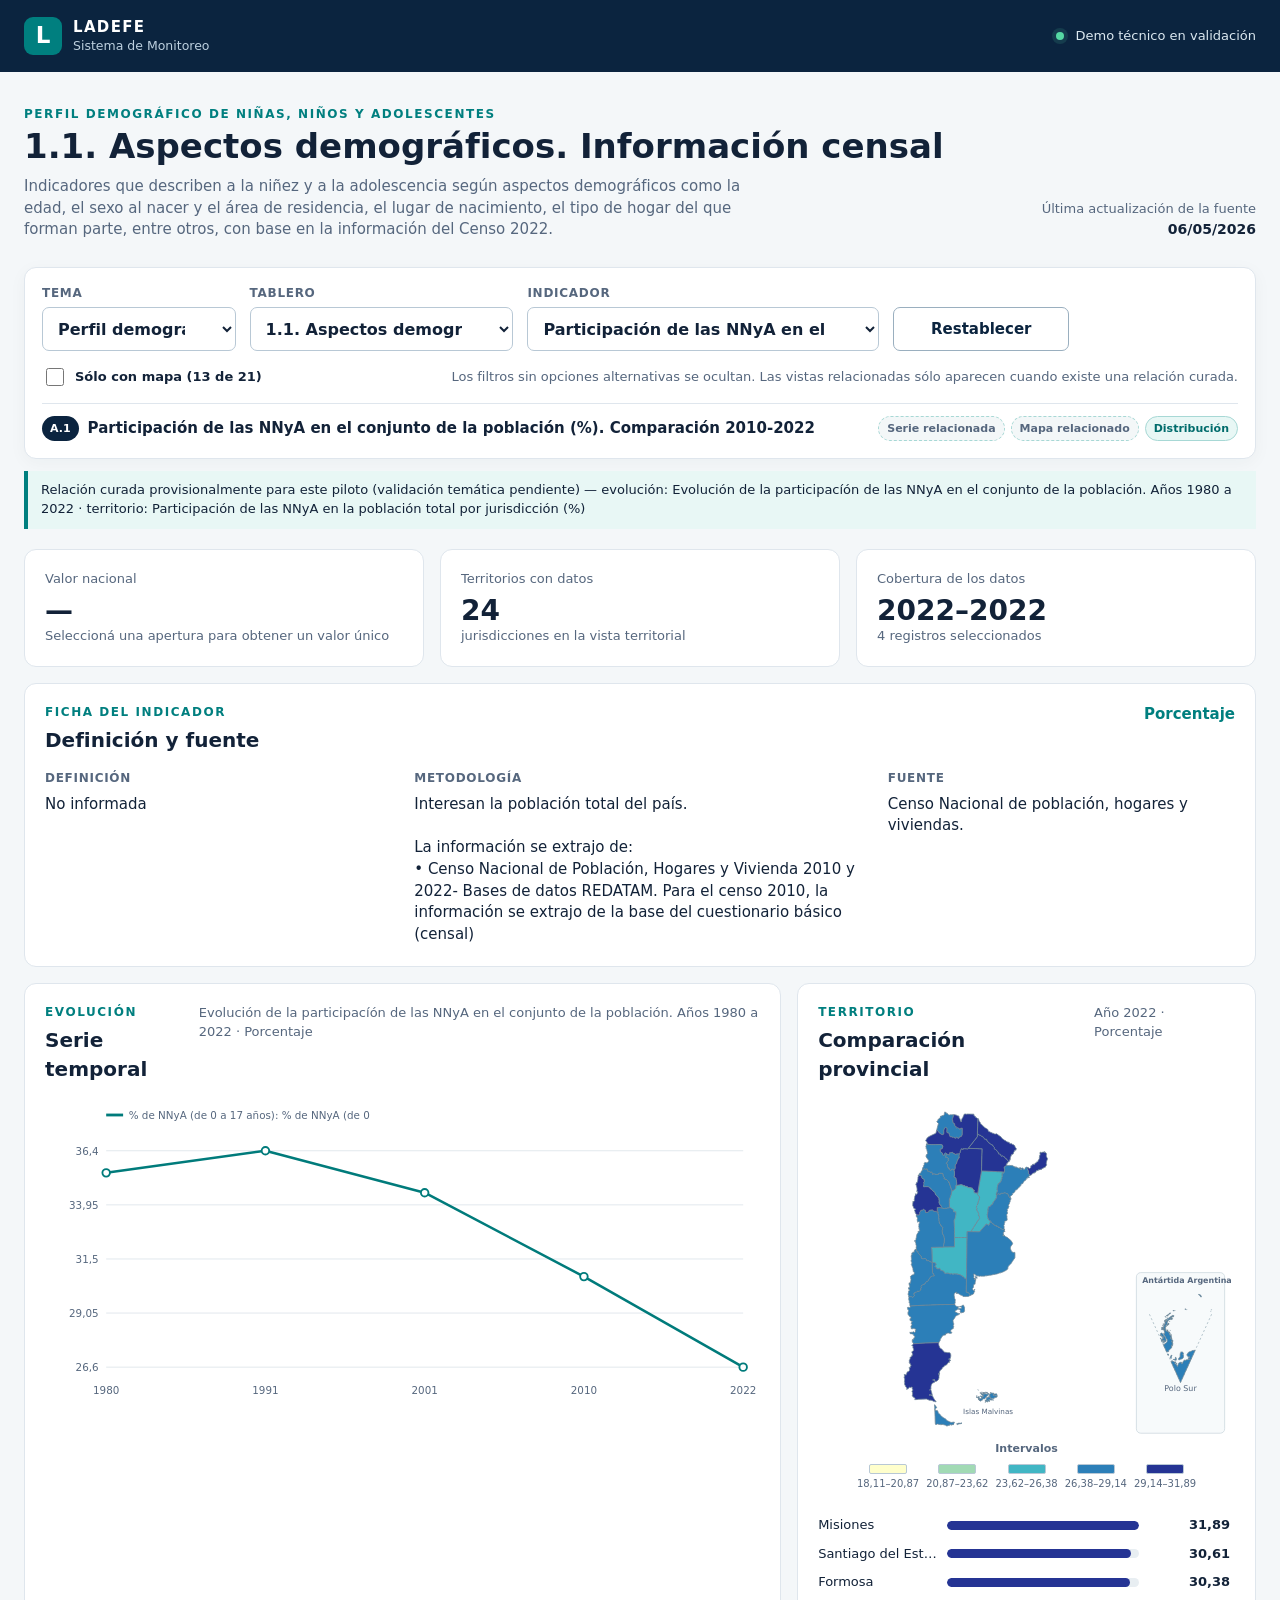
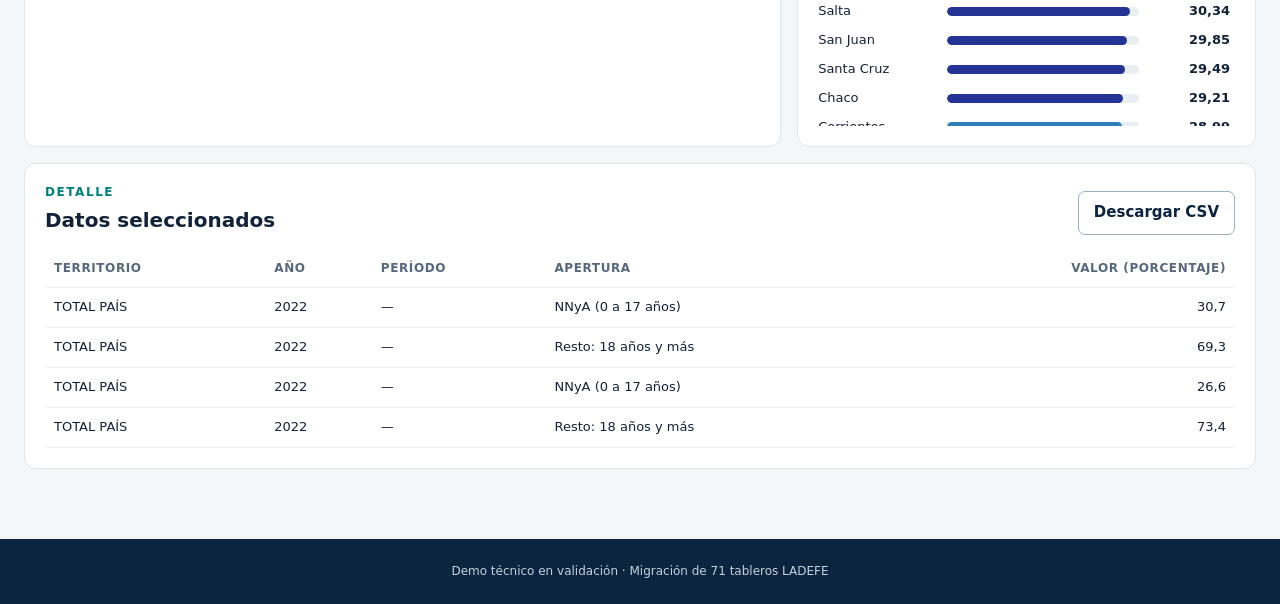
<file: demo/index.html>
<!doctype html>
<html lang="es">
<head>
  <meta charset="utf-8">
  <meta name="viewport" content="width=device-width,initial-scale=1">
  <title>LADEFE · Sistema de Monitoreo</title>
  <meta name="description" content="Demo técnico de migración del Sistema de Monitoreo de LADEFE.">
  <link rel="stylesheet" href="styles.css?v=20261107-1">
  <link rel="stylesheet" href="layout-fixes.css?v=20261107-1">
</head>
<body>
  <a class="skip-link" href="#content">Saltar al contenido</a>
  <header class="topbar">
    <div class="brand"><span class="mark">L</span><div><strong>LADEFE</strong><small>Sistema de Monitoreo</small></div></div>
    <span class="status"><i></i> Demo técnico en validación</span>
  </header>
  <main id="content">
    <section class="intro">
      <div><p class="eyebrow" id="theme">Sistema de monitoreo</p><h1 id="title">Indicadores LADEFE</h1><p id="description">Cargando datos del tablero…</p></div>
      <div class="updated"><span>Última actualización de la fuente</span><strong id="updated">—</strong></div>
    </section>

    <section class="filters" aria-label="Explorar indicadores">
      <label>Tema<select id="topic"></select></label>
      <label>Tablero<select id="board"></select></label>
      <label>Indicador<select id="indicator"></select></label>
      <label id="typeField">Vista de datos<select id="type"></select></label>
      <label id="yearField">Año<select id="year"></select></label>
      <button id="reset" type="button">Restablecer</button>
      <div class="filter-footer">
        <label class="map-toggle"><input id="mapOnly" type="checkbox"><span id="mapOnlyText">Sólo con mapa</span></label>
        <p class="filter-note">Los filtros sin opciones alternativas se ocultan. Las vistas relacionadas sólo aparecen cuando existe una relación curada.</p>
      </div>
      <div class="indicator-context" aria-live="polite">
        <span id="indicatorCode" class="code-badge" hidden></span>
        <strong id="indicatorTitle">Indicador</strong>
        <span id="capabilities" class="capabilities"></span>
      </div>
    </section>

    <p id="relationNotice" class="relation-notice" role="note" hidden></p>

    <div id="message" class="message" role="status" aria-live="polite">Preparando visualizaciones…</div>

    <section id="dashboard" class="dashboard" hidden>
      <div class="kpis">
        <article><span>Valor nacional</span><strong id="national">—</strong><small id="nationalNote"></small></article>
        <article><span>Territorios con datos</span><strong id="territories">—</strong><small>jurisdicciones en la vista territorial</small></article>
        <article><span>Cobertura de los datos</span><strong id="range">—</strong><small id="records"></small></article>
      </div>

      <article class="panel metadata" aria-labelledby="metadataTitle">
        <header><div><p class="eyebrow">Ficha del indicador</p><h2 id="metadataTitle">Definición y fuente</h2></div><strong id="unit"></strong></header>
        <div class="metadata-grid"><p><b>Definición</b><span id="definition">—</span></p><p><b>Metodología</b><span id="methodology">—</span></p><p><b>Fuente</b><span id="source">—</span></p></div>
      </article>

      <div class="grid">
        <article id="chartPanel" class="panel chart-panel">
          <header><div><p class="eyebrow">Evolución</p><h2>Serie temporal</h2></div><span id="seriesLabel"></span></header>
          <svg id="lineChart" viewBox="0 0 760 330" role="img" aria-label="Evolución temporal del indicador"></svg>
          <p id="chartNote" class="panel-note" hidden></p>
        </article>

        <article id="territoryPanel" class="panel ranking-panel">
          <header><div><p class="eyebrow">Territorio</p><h2>Comparación provincial</h2></div><span id="rankingYear"></span></header>
          <svg id="mapChart" class="map" viewBox="0 0 560 470" role="img" aria-label="Mapa bicontinental de provincias argentinas, con Islas Malvinas y recuadro del sector antártico"></svg>
          <div id="mapLegend" class="legend" aria-label="Escala de colores del mapa"></div>
          <div id="ranking" class="ranking" aria-label="Ranking provincial"></div>
        </article>

        <p id="capabilityMessage" class="message panel" hidden>Este indicador no tiene una serie temporal ni una vista territorial propia o relacionada que haya sido curada. Consultá sus datos y aperturas en la tabla.</p>
      </div>

      <article class="panel table-panel">
        <header><div><p class="eyebrow">Detalle</p><h2>Datos seleccionados</h2></div><button id="download" type="button">Descargar CSV</button></header>
        <div class="table-wrap"><table><caption class="sr-only">Datos correspondientes al indicador y filtros seleccionados</caption><thead><tr><th scope="col">Territorio</th><th scope="col">Año</th><th scope="col">Período</th><th scope="col">Apertura</th><th id="valueHeading" scope="col" class="num">Valor</th></tr></thead><tbody id="rows"></tbody></table></div>
      </article>
    </section>
  </main>
  <footer>Demo técnico en validación · Migración de 71 tableros LADEFE</footer>
  <script src="semantics.js?v=20261107-1" defer></script>
  <script src="map-utils.js?v=20261107-1" defer></script>
  <script src="ui-utils.js?v=20261107-1" defer></script>
  <script src="app.js?v=20261107-1" defer></script>
</body>
</html>
</file>
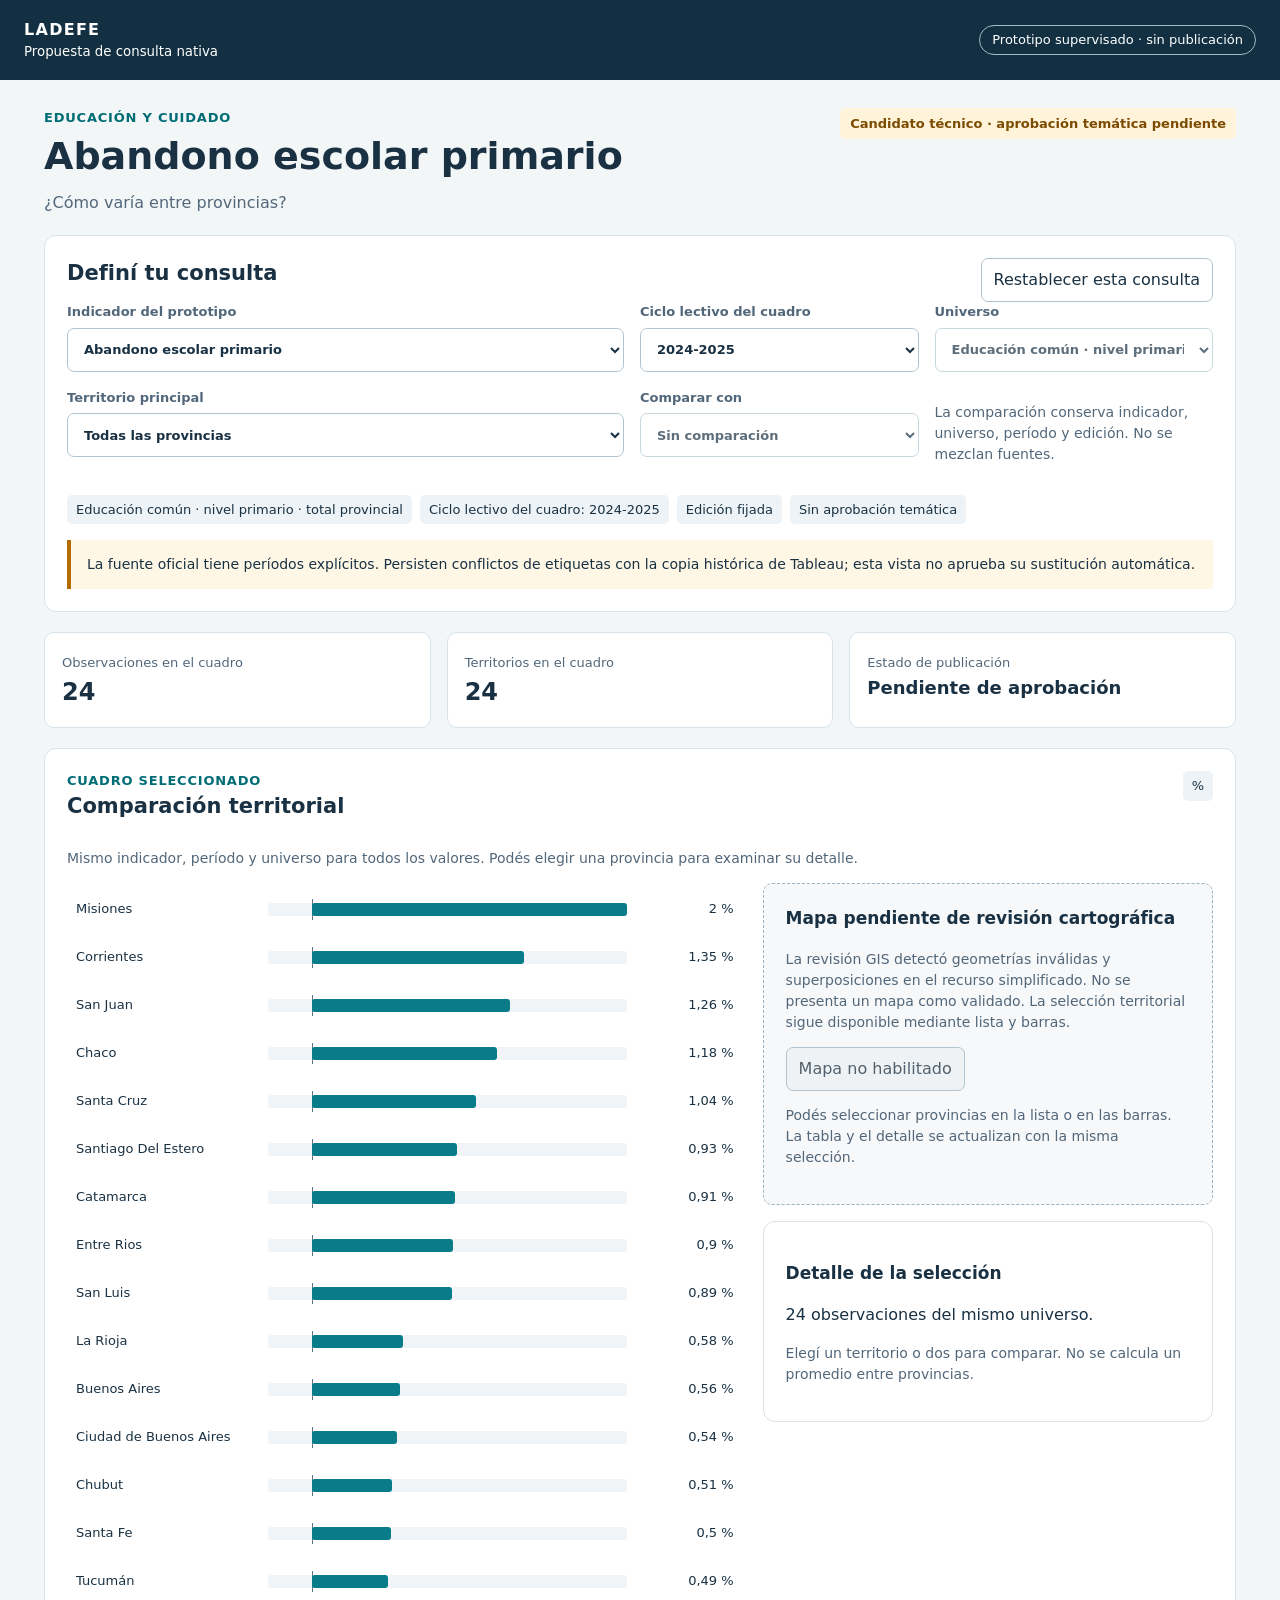
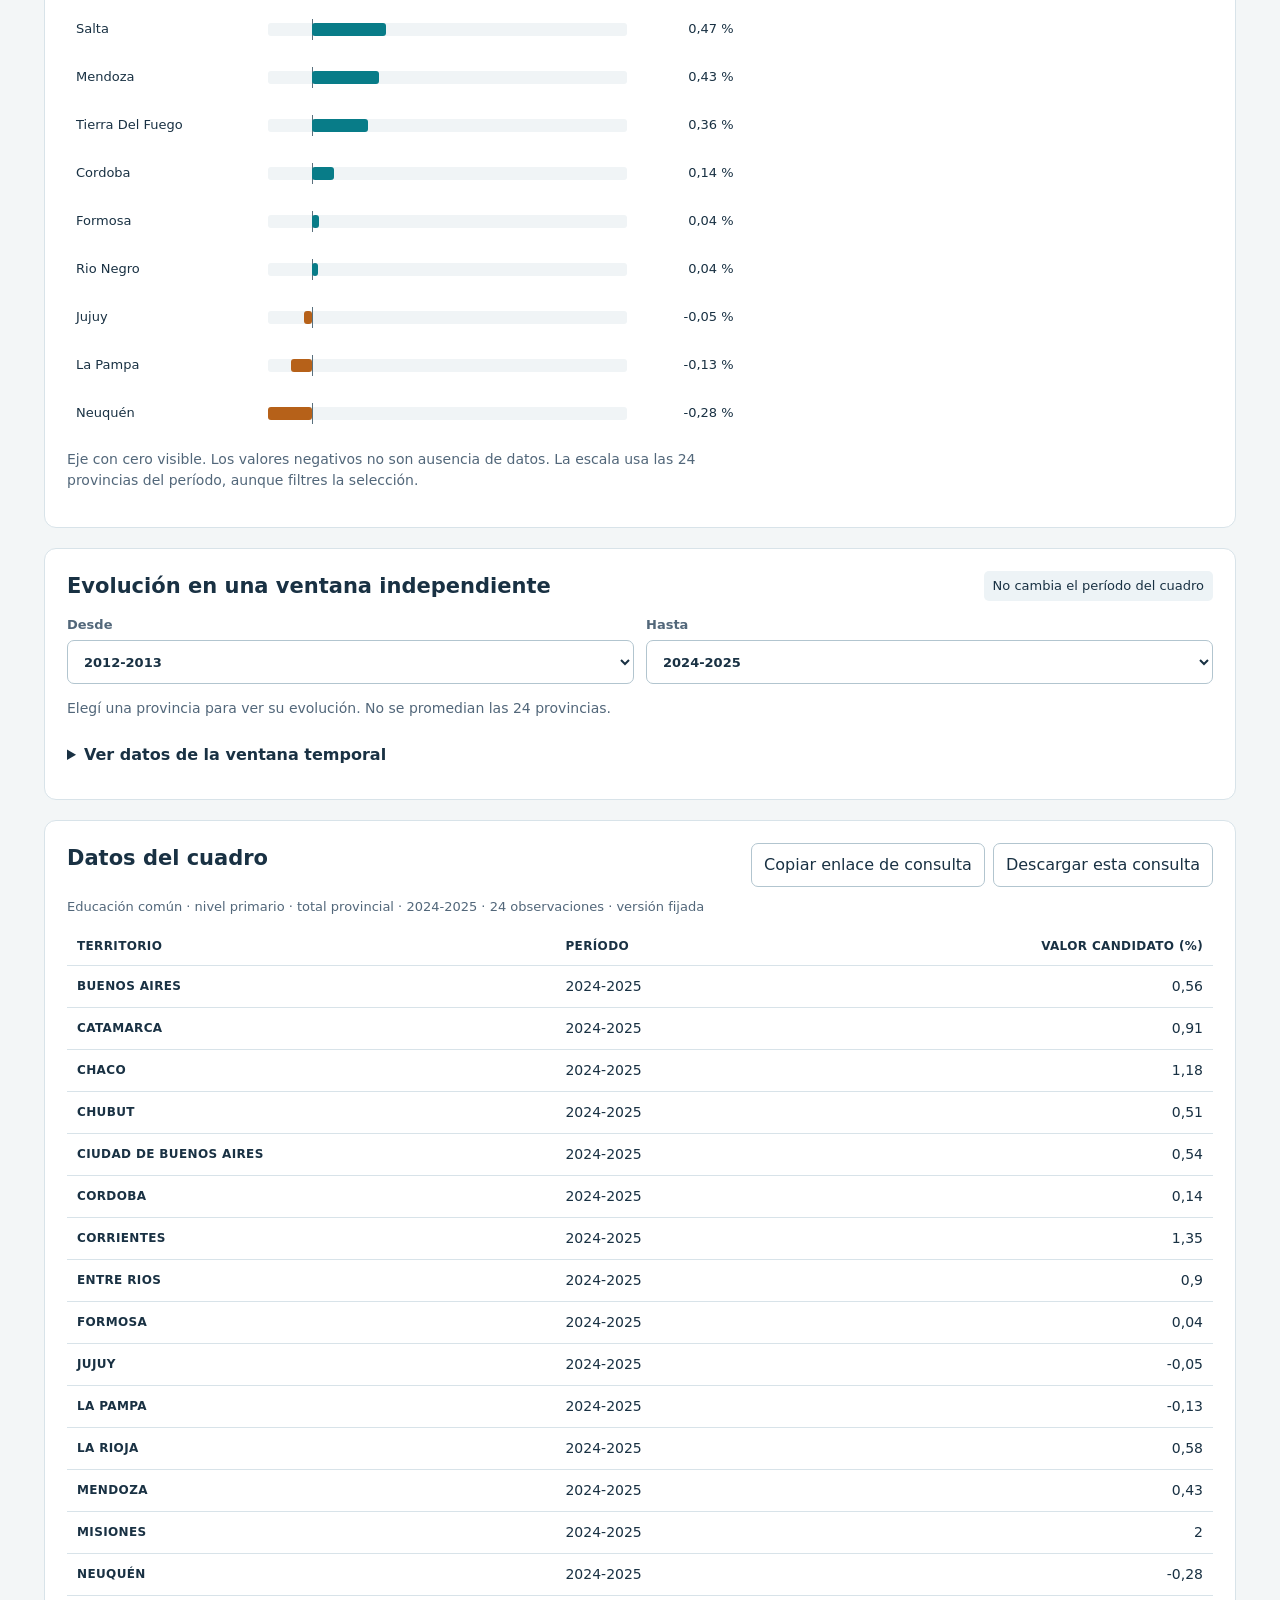
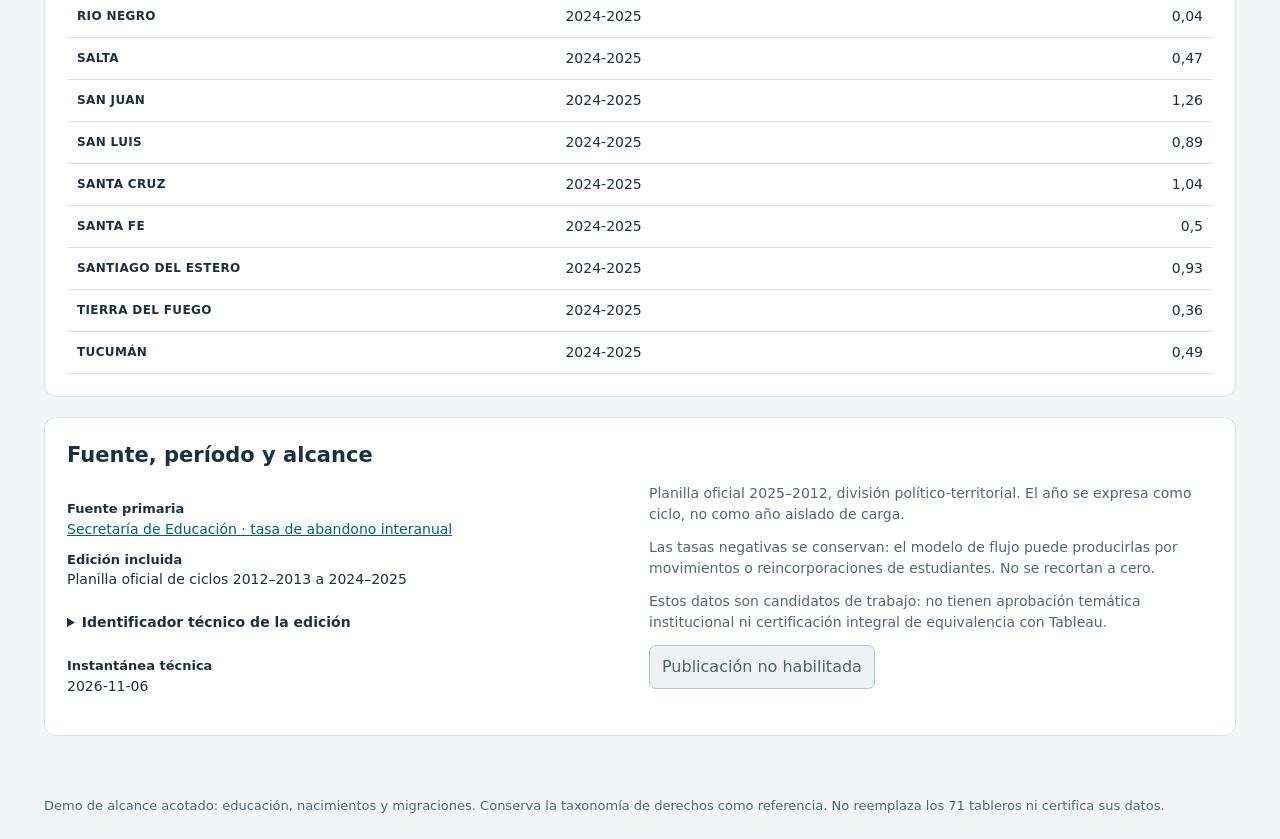
<file: prototypes/native-review/index.html>
<!doctype html><html lang="es"><head><meta charset="utf-8"><meta name="viewport" content="width=device-width,initial-scale=1"><title>LADEFE · Propuesta de consulta nativa</title><style>
:root{--ink:#193143;--muted:#52677a;--line:#d8e3e9;--accent:#006d76;--paper:#f3f6f7;--warn:#7c4a00;--light:#fff4d9}*{box-sizing:border-box}body{margin:0;font:16px/1.5 system-ui,sans-serif;background:var(--paper);color:var(--ink)}a{color:#006471}button,select{font:inherit}button,select{min-height:44px;padding:.55rem .75rem;border:1px solid #b2c5cf;border-radius:7px;background:#fff;color:var(--ink)}button{cursor:pointer}button:disabled{cursor:not-allowed;background:#eef2f4;color:#52616d}button:hover:not(:disabled){border-color:var(--accent);background:#eef9f7}:focus-visible{outline:3px solid #b65a00;outline-offset:3px}.skip{position:absolute;top:-100px}.skip:focus{top:8px;background:#fff;padding:10px;z-index:5}.top{background:#123041;color:#fff;padding:18px max(24px,calc((100vw - 1240px)/2));display:flex;align-items:center;gap:18px;justify-content:space-between}.brand{font-weight:850;letter-spacing:.08em}.top small{display:block;font-weight:400;letter-spacing:0}.draft{border:1px solid #9dbbc6;border-radius:20px;padding:4px 12px;font-size:13px}main{max-width:1240px;padding:28px 24px 60px;margin:auto}.intro{display:grid;grid-template-columns:1fr auto;gap:16px;align-items:start}h1{font-size:clamp(27px,4vw,38px);line-height:1.15;margin:8px 0 12px;max-width:850px}h2{font-size:21px;margin:0 0 12px}h3{font-size:17px}.eyebrow{color:var(--accent);font-size:13px;font-weight:800;text-transform:uppercase;letter-spacing:.06em;margin:0}.sub{color:var(--muted);margin:0}.status{font-size:13px;font-weight:700;border-radius:5px;padding:6px 10px;background:var(--light);color:var(--warn);display:inline-block}.panel{border:1px solid var(--line);border-radius:12px;background:#fff;padding:22px;margin-top:20px}.controls{display:grid;grid-template-columns:2fr 1fr 1fr;gap:16px}.controls label,.seriesControls label{font-size:13px;color:var(--muted);font-weight:700}.controls select,.seriesControls select{display:block;width:100%;margin-top:6px}.controls .full{grid-column:1/-1}.context{display:flex;gap:8px;flex-wrap:wrap;margin-top:16px}.chip{font-size:13px;padding:5px 9px;border-radius:5px;background:#edf3f6}.row{display:flex;align-items:start;justify-content:space-between;gap:12px;flex-wrap:wrap}.toolbar{display:flex;gap:8px;flex-wrap:wrap}.alert{padding:14px 16px;border-left:4px solid #b36b00;background:#fff7e6;font-size:14px;margin-top:16px}.metrics{display:grid;grid-template-columns:repeat(3,1fr);gap:16px;margin-top:20px}.metric{padding:17px;background:#fff;border:1px solid var(--line);border-radius:10px}.metric strong{display:block;font-size:24px}.metric span{color:var(--muted);font-size:13px}.visualGrid{display:grid;grid-template-columns:1.2fr .8fr;gap:20px}.barRow{display:grid;grid-template-columns:minmax(100px,180px) 1fr 95px;gap:12px;align-items:center;width:100%;margin:4px 0;padding:7px 9px;text-align:left;border:0;border-radius:6px;min-height:44px;background:transparent}.barRow:hover{background:#eef6f7}.barLabel{font-size:13px}.barTrack{height:13px;position:relative;background:#f0f4f6;border-radius:3px}.barFill{position:absolute;height:100%;background:#087c88;border-radius:3px}.barFill.negative{background:#b66119}.zero{position:absolute;top:-4px;height:21px;width:1px;background:#59707d}.barValue{text-align:right;font-size:13px;font-variant-numeric:tabular-nums}.muted{color:var(--muted);font-size:14px}.blocked{padding:22px;background:#f6f8fa;border:1px dashed #9fb1bd;border-radius:9px}.blocked h3{margin-top:0}.seriesControls{display:grid;grid-template-columns:1fr 1fr;gap:12px}.seriesChart{width:100%;height:auto;max-height:270px}.sourceGrid{display:grid;grid-template-columns:1fr 1fr;gap:18px}.sourceGrid p{margin:0 0 12px}.sourceGrid dt{font-weight:700;font-size:13px}.sourceGrid dd{margin:0 0 10px;font-size:14px;overflow-wrap:anywhere}.tableWrap{overflow-x:auto}table{border-collapse:collapse;width:100%;font-size:14px;margin-top:10px}th,td{padding:10px;border-bottom:1px solid var(--line);text-align:left}th{font-size:12px;text-transform:uppercase;letter-spacing:.03em}td.num,th.num{text-align:right;font-variant-numeric:tabular-nums}caption{text-align:left;font-size:13px;color:var(--muted);padding-bottom:10px}.error{border:2px solid #a02626;background:#fff0f0;padding:24px;border-radius:12px}.error h1{font-size:28px}.sr{position:absolute;width:1px;height:1px;padding:0;margin:-1px;overflow:hidden;clip:rect(0,0,0,0);white-space:nowrap;border:0}details{margin-top:12px}summary{cursor:pointer;min-height:44px;padding:10px 0;font-weight:700}footer{font-size:13px;color:var(--muted);max-width:1240px;margin:auto;padding:0 24px 24px}.hidden,[hidden]{display:none!important}@media(max-width:820px){.controls{grid-template-columns:1fr 1fr}.controls label:first-child{grid-column:1/-1}.visualGrid,.sourceGrid{grid-template-columns:1fr}.intro{grid-template-columns:1fr}.metrics{grid-template-columns:1fr 1fr}.top{padding:15px 18px}}@media(max-width:520px){main{padding:22px 14px 40px}.panel{padding:16px}.controls,.metrics{grid-template-columns:1fr}.controls label:first-child{grid-column:auto}.barRow{grid-template-columns:110px 1fr 70px;gap:8px;padding:8px 0}.barLabel,.barValue{font-size:12px}.top .draft{max-width:145px;text-align:center}.seriesControls{grid-template-columns:1fr}.toolbar button{flex:1}.sourceGrid{gap:0}}
</style></head><body><a href="#main" class="skip">Saltar al contenido</a><header class="top"><div class="brand">LADEFE<small>Propuesta de consulta nativa</small></div><span class="draft">Prototipo supervisado · sin publicación</span></header><main id="main"><div id="error" hidden></div><div id="app"><section class="intro"><div><p id="theme" class="eyebrow"></p><h1 id="title"></h1><p id="question" class="sub"></p></div><div><span id="status" class="status"></span></div></section><section class="panel" aria-labelledby="filtersTitle"><div class="row"><h2 id="filtersTitle">Definí tu consulta</h2><button id="reset" type="button">Restablecer esta consulta</button></div><div class="controls"><label for="dataset">Indicador del prototipo<select id="dataset"></select></label><label for="period"><span id="periodLabel"></span><select id="period"></select></label><label for="universe">Universo<select id="universe"></select></label><label for="territory">Territorio principal<select id="territory"></select></label><label for="compare">Comparar con<select id="compare"></select></label><div><p class="muted">La comparación conserva indicador, universo, período y edición. No se mezclan fuentes.</p></div></div><div class="context" id="context"></div><div id="alert" class="alert"></div></section><div class="metrics"><article class="metric"><span>Observaciones en el cuadro</span><strong id="n"></strong></article><article class="metric"><span id="metric2Label"></span><strong id="metric2"></strong></article><article class="metric"><span>Estado de publicación</span><strong style="font-size:18px">Pendiente de aprobación</strong></article></div><section class="panel"><div class="row"><div><p class="eyebrow">Cuadro seleccionado</p><h2 id="chartTitle"></h2></div><span id="chartUnit" class="chip"></span></div><p id="chartSummary" class="muted"></p><div class="visualGrid"><div><div id="bars" aria-label="Comparación de valores"></div><p class="muted" id="barNote"></p></div><div><div class="blocked"><h3>Mapa pendiente de revisión cartográfica</h3><p id="mapReason" class="muted"></p><button disabled type="button">Mapa no habilitado</button><p id="mapAction" class="muted"></p></div><div class="panel" style="box-shadow:none;margin-top:16px"><h3>Detalle de la selección</h3><div id="detail"></div></div></div></div></section><section class="panel" id="seriesPanel"><div class="row"><h2>Evolución en una ventana independiente</h2><span class="chip">No cambia el período del cuadro</span></div><div class="seriesControls"><label for="seriesFrom">Desde<select id="seriesFrom"></select></label><label for="seriesTo">Hasta<select id="seriesTo"></select></label></div><p id="seriesMessage" class="muted"></p><div id="seriesGraphic"></div><details><summary>Ver datos de la ventana temporal</summary><div id="seriesTable" class="tableWrap"></div></details></section><section class="panel"><div class="row"><h2>Datos del cuadro</h2><div class="toolbar"><button id="copy" type="button">Copiar enlace de consulta</button><button id="download" type="button">Descargar esta consulta</button></div></div><div class="tableWrap" id="table"></div></section><section class="panel"><h2>Fuente, período y alcance</h2><div class="sourceGrid"><div><dl><dt>Fuente primaria</dt><dd id="source"></dd><dt>Edición incluida</dt><dd id="release"></dd><dd><details><summary>Identificador técnico de la edición</summary><code id="releaseHash" style="font-size:12px;overflow-wrap:anywhere"></code></details></dd><dt>Instantánea técnica</dt><dd id="snapshot"></dd></dl></div><div><p id="sourceDetail" class="muted"></p><p id="note" class="muted"></p><p class="muted">Estos datos son candidatos de trabajo: no tienen aprobación temática institucional ni certificación integral de equivalencia con Tableau.</p><button type="button" disabled>Publicación no habilitada</button></div></div></section></div><p id="live" class="sr" role="status" aria-live="polite"></p></main><footer>Demo de alcance acotado: educación, nacimientos y migraciones. Conserva la taxonomía de derechos como referencia. No reemplaza los 71 tableros ni certifica sus datos.</footer><script>(function(root,factory){const api=factory();if(typeof module==='object'&&module.exports)module.exports=api;else root.QueryContract=api})(typeof globalThis!=='undefined'?globalThis:this,function(){
'use strict';
const VERSION='1';
const allowed=['qv','dataset','snapshot','release','period','series_from','series_to','territory','compare','universe'];
function defaults(catalog,id='education') {const d=catalog[id];return {qv:VERSION,dataset:id,snapshot:d.snapshot,release:d.release,period:d.periods[0],series_from:d.periods[d.periods.length-1],series_to:d.periods[0],territory:d.domain==='national'?'00':'all',compare:'',universe:d.universes[0]}}
function validate(raw,catalog){
 const fail=x=>{throw new Error(x)};
 if(!raw||typeof raw!=='object'||Array.isArray(raw))fail('Estado de consulta inválido.');
 for(const k of Object.keys(raw))if(!allowed.includes(k))fail('Parámetro desconocido: '+k);
 if(raw.qv!==VERSION)fail('Versión de consulta no compatible.');
 const d=catalog[raw.dataset];if(!d)fail('Conjunto de datos desconocido.');
 if(raw.snapshot!==d.snapshot||raw.release!==d.release)fail('La versión solicitada no está incluida en este prototipo. No se sustituyó por otra.');
 if(!d.periods.includes(raw.period))fail('Período de cuadro no disponible.');
 const chronological=d.periods.slice().reverse(),a=chronological.indexOf(raw.series_from),b=chronological.indexOf(raw.series_to);
 if(a<0||b<0||a>b)fail('Ventana de serie inválida.');
 if(!d.universes.includes(raw.universe))fail('Universo no compatible con el indicador.');
 const geos=d.domain==='national'?['00']:['all',...d.geos];
 if(!geos.includes(raw.territory))fail('El territorio no está respaldado por esta fuente.');
 if(raw.compare&&!d.geos.includes(raw.compare))fail('Territorio de comparación no disponible.');
 if(raw.compare&&(d.domain==='national'||raw.territory==='all'||raw.compare===raw.territory))fail('La comparación requiere dos territorios distintos del mismo indicador y universo.');
 return Object.fromEntries(allowed.map(k=>[k,raw[k]??'']));
}
function read(search,catalog){const p=new URLSearchParams(search);if(!p.size)return defaults(catalog);const r={};for(const [k,v]of p){if(k in r)throw new Error('Parámetro repetido: '+k);r[k]=v;}return validate(r,catalog)}
function encode(s){return '?'+new URLSearchParams(Object.fromEntries(allowed.map(k=>[k,s[k]??'']))).toString()}
function transition(s,patch,catalog){if(patch.dataset&&patch.dataset!==s.dataset)return defaults(catalog,patch.dataset);return validate({...s,...patch},catalog)}
function selectedRows(rows,s){return rows.filter(r=>r.period===s.period&&r.universe===s.universe&&(s.territory==='all'||r.geo===s.territory||r.geo===s.compare))}
return {defaults,validate,read,encode,transition,selectedRows};
});
</script><script>
'use strict';
const PAYLOAD={"catalog": {"education": {"title": "Abandono escolar primario", "question": "¿Cómo varía entre provincias?", "theme": "Educación y cuidado", "snapshot": "2026-11-06", "release": "18911b578fd943d3fa45fd37b5bd23d40f05543e2a0f4db325e239458c044204", "periods": ["2024-2025", "2023-2024", "2022-2023", "2021-2022", "2020-2021", "2019-2020", "2018-2019", "2017-2018", "2016-2017", "2015-2016", "2014-2015", "2013-2014", "2012-2013"], "domain": "province", "geos": ["02", "06", "10", "14", "18", "22", "26", "30", "34", "38", "42", "46", "50", "54", "58", "62", "66", "70", "74", "78", "82", "86", "90", "94"], "universes": ["primary_total"], "universeLabel": "Educación común · nivel primario · total provincial", "periodLabel": "Ciclo lectivo del cuadro", "unit": "%", "measure": "rate", "source": "Secretaría de Educación · tasa de abandono interanual", "sourceURL": "https://www.argentina.gob.ar/sites/default/files/2018/04/tasa_de_abandono_interanual.zip", "sourceDetail": "Planilla oficial 2025–2012, división político-territorial. El año se expresa como ciclo, no como año aislado de carga.", "status": "Candidato técnico · aprobación temática pendiente", "note": "Las tasas negativas se conservan: el modelo de flujo puede producirlas por movimientos o reincorporaciones de estudiantes. No se recortan a cero.", "blocking": "La fuente oficial tiene períodos explícitos. Persisten conflictos de etiquetas con la copia histórica de Tableau; esta vista no aprueba su sustitución automática.", "rows": [{"geo": "06", "name": "Buenos Aires", "period": "2024-2025", "universe": "primary_total", "value": 0.5603183869658186, "cellStatus": "observed", "sourceRow": 13, "sourceColumn": 3}, {"geo": "10", "name": "Catamarca", "period": "2024-2025", "universe": "primary_total", "value": 0.9080132764343294, "cellStatus": "observed", "sourceRow": 16, "sourceColumn": 3}, {"geo": "22", "name": "Chaco", "period": "2024-2025", "universe": "primary_total", "value": 1.1798130130106386, "cellStatus": "observed", "sourceRow": 17, "sourceColumn": 3}, {"geo": "26", "name": "Chubut", "period": "2024-2025", "universe": "primary_total", "value": 0.50994917736239, "cellStatus": "observed", "sourceRow": 18, "sourceColumn": 3}, {"geo": "02", "name": "Ciudad de Buenos Aires", "period": "2024-2025", "universe": "primary_total", "value": 0.5414333175130516, "cellStatus": "observed", "sourceRow": 19, "sourceColumn": 3}, {"geo": "14", "name": "Cordoba", "period": "2024-2025", "universe": "primary_total", "value": 0.14160270327253305, "cellStatus": "observed", "sourceRow": 20, "sourceColumn": 3}, {"geo": "18", "name": "Corrientes", "period": "2024-2025", "universe": "primary_total", "value": 1.348582999153681, "cellStatus": "observed", "sourceRow": 21, "sourceColumn": 3}, {"geo": "30", "name": "Entre Rios", "period": "2024-2025", "universe": "primary_total", "value": 0.8974166147411262, "cellStatus": "observed", "sourceRow": 22, "sourceColumn": 3}, {"geo": "34", "name": "Formosa", "period": "2024-2025", "universe": "primary_total", "value": 0.04440115729468885, "cellStatus": "observed", "sourceRow": 23, "sourceColumn": 3}, {"geo": "38", "name": "Jujuy", "period": "2024-2025", "universe": "primary_total", "value": -0.05007455544921166, "cellStatus": "observed", "sourceRow": 24, "sourceColumn": 3}, {"geo": "42", "name": "La Pampa", "period": "2024-2025", "universe": "primary_total", "value": -0.12991329043173538, "cellStatus": "observed", "sourceRow": 25, "sourceColumn": 3}, {"geo": "46", "name": "La Rioja", "period": "2024-2025", "universe": "primary_total", "value": 0.5794572342662747, "cellStatus": "observed", "sourceRow": 26, "sourceColumn": 3}, {"geo": "50", "name": "Mendoza", "period": "2024-2025", "universe": "primary_total", "value": 0.4285689372536752, "cellStatus": "observed", "sourceRow": 27, "sourceColumn": 3}, {"geo": "54", "name": "Misiones", "period": "2024-2025", "universe": "primary_total", "value": 2.0003673372371944, "cellStatus": "observed", "sourceRow": 28, "sourceColumn": 3}, {"geo": "58", "name": "Neuquén", "period": "2024-2025", "universe": "primary_total", "value": -0.2763459851734313, "cellStatus": "observed", "sourceRow": 29, "sourceColumn": 3}, {"geo": "62", "name": "Rio Negro", "period": "2024-2025", "universe": "primary_total", "value": 0.04401309107324644, "cellStatus": "observed", "sourceRow": 30, "sourceColumn": 3}, {"geo": "66", "name": "Salta", "period": "2024-2025", "universe": "primary_total", "value": 0.4729153395165111, "cellStatus": "observed", "sourceRow": 31, "sourceColumn": 3}, {"geo": "70", "name": "San Juan", "period": "2024-2025", "universe": "primary_total", "value": 1.2624832989877577, "cellStatus": "observed", "sourceRow": 32, "sourceColumn": 3}, {"geo": "74", "name": "San Luis", "period": "2024-2025", "universe": "primary_total", "value": 0.8926764098619495, "cellStatus": "observed", "sourceRow": 33, "sourceColumn": 3}, {"geo": "78", "name": "Santa Cruz", "period": "2024-2025", "universe": "primary_total", "value": 1.0423516231947572, "cellStatus": "observed", "sourceRow": 34, "sourceColumn": 3}, {"geo": "82", "name": "Santa Fe", "period": "2024-2025", "universe": "primary_total", "value": 0.502340866707528, "cellStatus": "observed", "sourceRow": 35, "sourceColumn": 3}, {"geo": "86", "name": "Santiago Del Estero", "period": "2024-2025", "universe": "primary_total", "value": 0.9251951240901497, "cellStatus": "observed", "sourceRow": 36, "sourceColumn": 3}, {"geo": "94", "name": "Tierra Del Fuego", "period": "2024-2025", "universe": "primary_total", "value": 0.36088474970897105, "cellStatus": "observed", "sourceRow": 37, "sourceColumn": 3}, {"geo": "90", "name": "Tucumán", "period": "2024-2025", "universe": "primary_total", "value": 0.48692133985697283, "cellStatus": "observed", "sourceRow": 38, "sourceColumn": 3}, {"geo": "06", "name": "Buenos Aires", "period": "2023-2024", "universe": "primary_total", "value": 0.40568504225620794, "cellStatus": "observed", "sourceRow": 13, "sourceColumn": 3}, {"geo": "10", "name": "Catamarca", "period": "2023-2024", "universe": "primary_total", "value": -0.13486655309482964, "cellStatus": "observed", "sourceRow": 16, "sourceColumn": 3}, {"geo": "22", "name": "Chaco", "period": "2023-2024", "universe": "primary_total", "value": 1.312585132290411, "cellStatus": "observed", "sourceRow": 17, "sourceColumn": 3}, {"geo": "26", "name": "Chubut", "period": "2023-2024", "universe": "primary_total", "value": 0.16671437953623053, "cellStatus": "observed", "sourceRow": 18, "sourceColumn": 3}, {"geo": "02", "name": "Ciudad de Buenos Aires", "period": "2023-2024", "universe": "primary_total", "value": 0.784440461850341, "cellStatus": "observed", "sourceRow": 19, "sourceColumn": 3}, {"geo": "14", "name": "Cordoba", "period": "2023-2024", "universe": "primary_total", "value": 0.008465966813421821, "cellStatus": "observed", "sourceRow": 20, "sourceColumn": 3}, {"geo": "18", "name": "Corrientes", "period": "2023-2024", "universe": "primary_total", "value": 1.5397107967144539, "cellStatus": "observed", "sourceRow": 21, "sourceColumn": 3}, {"geo": "30", "name": "Entre Rios", "period": "2023-2024", "universe": "primary_total", "value": 1.0933444600816111, "cellStatus": "observed", "sourceRow": 22, "sourceColumn": 3}, {"geo": "34", "name": "Formosa", "period": "2023-2024", "universe": "primary_total", "value": 0.3701767523348035, "cellStatus": "observed", "sourceRow": 23, "sourceColumn": 3}, {"geo": "38", "name": "Jujuy", "period": "2023-2024", "universe": "primary_total", "value": -0.06730717038483924, "cellStatus": "observed", "sourceRow": 24, "sourceColumn": 3}, {"geo": "42", "name": "La Pampa", "period": "2023-2024", "universe": "primary_total", "value": 0.13085501858735427, "cellStatus": "observed", "sourceRow": 25, "sourceColumn": 3}, {"geo": "46", "name": "La Rioja", "period": "2023-2024", "universe": "primary_total", "value": 0.5729212397927796, "cellStatus": "observed", "sourceRow": 26, "sourceColumn": 3}, {"geo": "50", "name": "Mendoza", "period": "2023-2024", "universe": "primary_total", "value": 0.6704039514950546, "cellStatus": "observed", "sourceRow": 27, "sourceColumn": 3}, {"geo": "54", "name": "Misiones", "period": "2023-2024", "universe": "primary_total", "value": 1.300255350064643, "cellStatus": "observed", "sourceRow": 28, "sourceColumn": 3}, {"geo": "58", "name": "Neuquén", "period": "2023-2024", "universe": "primary_total", "value": -0.6130304614361122, "cellStatus": "observed", "sourceRow": 29, "sourceColumn": 3}, {"geo": "62", "name": "Rio Negro", "period": "2023-2024", "universe": "primary_total", "value": 0.13132853279317086, "cellStatus": "observed", "sourceRow": 30, "sourceColumn": 3}, {"geo": "66", "name": "Salta", "period": "2023-2024", "universe": "primary_total", "value": 0.3847337642351534, "cellStatus": "observed", "sourceRow": 31, "sourceColumn": 3}, {"geo": "70", "name": "San Juan", "period": "2023-2024", "universe": "primary_total", "value": 1.1506171187744618, "cellStatus": "observed", "sourceRow": 32, "sourceColumn": 3}, {"geo": "74", "name": "San Luis", "period": "2023-2024", "universe": "primary_total", "value": 0.5421126565498664, "cellStatus": "observed", "sourceRow": 33, "sourceColumn": 3}, {"geo": "78", "name": "Santa Cruz", "period": "2023-2024", "universe": "primary_total", "value": 0.8614756627192192, "cellStatus": "observed", "sourceRow": 34, "sourceColumn": 3}, {"geo": "82", "name": "Santa Fe", "period": "2023-2024", "universe": "primary_total", "value": 0.3566407542176697, "cellStatus": "observed", "sourceRow": 35, "sourceColumn": 3}, {"geo": "86", "name": "Santiago Del Estero", "period": "2023-2024", "universe": "primary_total", "value": 0.9010372741099593, "cellStatus": "observed", "sourceRow": 36, "sourceColumn": 3}, {"geo": "94", "name": "Tierra Del Fuego", "period": "2023-2024", "universe": "primary_total", "value": 1.098025829208623, "cellStatus": "observed", "sourceRow": 37, "sourceColumn": 3}, {"geo": "90", "name": "Tucumán", "period": "2023-2024", "universe": "primary_total", "value": 0.3393054967490523, "cellStatus": "observed", "sourceRow": 38, "sourceColumn": 3}, {"geo": "06", "name": "Buenos Aires", "period": "2022-2023", "universe": "primary_total", "value": 0.16181424205648876, "cellStatus": "observed", "sourceRow": 14, "sourceColumn": 3}, {"geo": "10", "name": "Catamarca", "period": "2022-2023", "universe": "primary_total", "value": 0.5161895823556977, "cellStatus": "observed", "sourceRow": 17, "sourceColumn": 3}, {"geo": "22", "name": "Chaco", "period": "2022-2023", "universe": "primary_total", "value": 1.1612319053610598, "cellStatus": "observed", "sourceRow": 18, "sourceColumn": 3}, {"geo": "26", "name": "Chubut", "period": "2022-2023", "universe": "primary_total", "value": -0.21912714354487206, "cellStatus": "observed", "sourceRow": 19, "sourceColumn": 3}, {"geo": "02", "name": "Ciudad de Buenos Aires", "period": "2022-2023", "universe": "primary_total", "value": 0.4724483113481124, "cellStatus": "observed", "sourceRow": 20, "sourceColumn": 3}, {"geo": "14", "name": "Cordoba", "period": "2022-2023", "universe": "primary_total", "value": 0.029684892070213298, "cellStatus": "observed", "sourceRow": 21, "sourceColumn": 3}, {"geo": "18", "name": "Corrientes", "period": "2022-2023", "universe": "primary_total", "value": 1.246754443915255, "cellStatus": "observed", "sourceRow": 22, "sourceColumn": 3}, {"geo": "30", "name": "Entre Rios", "period": "2022-2023", "universe": "primary_total", "value": 0.6366207859845061, "cellStatus": "observed", "sourceRow": 23, "sourceColumn": 3}, {"geo": "34", "name": "Formosa", "period": "2022-2023", "universe": "primary_total", "value": 0.38939185336614623, "cellStatus": "observed", "sourceRow": 24, "sourceColumn": 3}, {"geo": "38", "name": "Jujuy", "period": "2022-2023", "universe": "primary_total", "value": 0.33428793476062335, "cellStatus": "observed", "sourceRow": 25, "sourceColumn": 3}, {"geo": "42", "name": "La Pampa", "period": "2022-2023", "universe": "primary_total", "value": -0.10284135985661469, "cellStatus": "observed", "sourceRow": 26, "sourceColumn": 3}, {"geo": "46", "name": "La Rioja", "period": "2022-2023", "universe": "primary_total", "value": -0.34328195036623244, "cellStatus": "observed", "sourceRow": 27, "sourceColumn": 3}, {"geo": "50", "name": "Mendoza", "period": "2022-2023", "universe": "primary_total", "value": 0.5071023865875264, "cellStatus": "observed", "sourceRow": 28, "sourceColumn": 3}, {"geo": "54", "name": "Misiones", "period": "2022-2023", "universe": "primary_total", "value": 1.1677732759169315, "cellStatus": "observed", "sourceRow": 29, "sourceColumn": 3}, {"geo": "58", "name": "Neuquén", "period": "2022-2023", "universe": "primary_total", "value": -0.35968263297092007, "cellStatus": "observed", "sourceRow": 30, "sourceColumn": 3}, {"geo": "62", "name": "Rio Negro", "period": "2022-2023", "universe": "primary_total", "value": 0.06646873753711252, "cellStatus": "observed", "sourceRow": 31, "sourceColumn": 3}, {"geo": "66", "name": "Salta", "period": "2022-2023", "universe": "primary_total", "value": 0.9514030050923024, "cellStatus": "observed", "sourceRow": 32, "sourceColumn": 3}, {"geo": "70", "name": "San Juan", "period": "2022-2023", "universe": "primary_total", "value": 1.0529452667130208, "cellStatus": "observed", "sourceRow": 33, "sourceColumn": 3}, {"geo": "74", "name": "San Luis", "period": "2022-2023", "universe": "primary_total", "value": 0.5852372924054743, "cellStatus": "observed", "sourceRow": 34, "sourceColumn": 3}, {"geo": "78", "name": "Santa Cruz", "period": "2022-2023", "universe": "primary_total", "value": 0.04001506449486823, "cellStatus": "observed", "sourceRow": 35, "sourceColumn": 3}, {"geo": "82", "name": "Santa Fe", "period": "2022-2023", "universe": "primary_total", "value": 0.36618614935033933, "cellStatus": "observed", "sourceRow": 36, "sourceColumn": 3}, {"geo": "86", "name": "Santiago Del Estero", "period": "2022-2023", "universe": "primary_total", "value": 0.6628902873715155, "cellStatus": "observed", "sourceRow": 37, "sourceColumn": 3}, {"geo": "94", "name": "Tierra Del Fuego", "period": "2022-2023", "universe": "primary_total", "value": -0.6008239871824161, "cellStatus": "observed", "sourceRow": 38, "sourceColumn": 3}, {"geo": "90", "name": "Tucumán", "period": "2022-2023", "universe": "primary_total", "value": 0.18733329906504564, "cellStatus": "observed", "sourceRow": 39, "sourceColumn": 3}, {"geo": "06", "name": "Buenos Aires", "period": "2021-2022", "universe": "primary_total", "value": 0.19202334022982814, "cellStatus": "observed", "sourceRow": 14, "sourceColumn": 3}, {"geo": "10", "name": "Catamarca", "period": "2021-2022", "universe": "primary_total", "value": 0.21962103689166046, "cellStatus": "observed", "sourceRow": 17, "sourceColumn": 3}, {"geo": "22", "name": "Chaco", "period": "2021-2022", "universe": "primary_total", "value": 1.248776576300369, "cellStatus": "observed", "sourceRow": 18, "sourceColumn": 3}, {"geo": "26", "name": "Chubut", "period": "2021-2022", "universe": "primary_total", "value": 0.5146386093321089, "cellStatus": "observed", "sourceRow": 19, "sourceColumn": 3}, {"geo": "02", "name": "Ciudad de Buenos Aires", "period": "2021-2022", "universe": "primary_total", "value": 0.9089591851880614, "cellStatus": "observed", "sourceRow": 20, "sourceColumn": 3}, {"geo": "14", "name": "Cordoba", "period": "2021-2022", "universe": "primary_total", "value": 0.095112814365929, "cellStatus": "observed", "sourceRow": 21, "sourceColumn": 3}, {"geo": "18", "name": "Corrientes", "period": "2021-2022", "universe": "primary_total", "value": 1.0231225700838875, "cellStatus": "observed", "sourceRow": 22, "sourceColumn": 3}, {"geo": "30", "name": "Entre Rios", "period": "2021-2022", "universe": "primary_total", "value": 0.23544129429458227, "cellStatus": "observed", "sourceRow": 23, "sourceColumn": 3}, {"geo": "34", "name": "Formosa", "period": "2021-2022", "universe": "primary_total", "value": 0.9408973014734316, "cellStatus": "observed", "sourceRow": 24, "sourceColumn": 3}, {"geo": "38", "name": "Jujuy", "period": "2021-2022", "universe": "primary_total", "value": -0.40164887432617674, "cellStatus": "observed", "sourceRow": 25, "sourceColumn": 3}, {"geo": "42", "name": "La Pampa", "period": "2021-2022", "universe": "primary_total", "value": 0.09044493070750906, "cellStatus": "observed", "sourceRow": 26, "sourceColumn": 3}, {"geo": "46", "name": "La Rioja", "period": "2021-2022", "universe": "primary_total", "value": 0.4358802839695315, "cellStatus": "observed", "sourceRow": 27, "sourceColumn": 3}, {"geo": "50", "name": "Mendoza", "period": "2021-2022", "universe": "primary_total", "value": 0.7072349126011837, "cellStatus": "observed", "sourceRow": 28, "sourceColumn": 3}, {"geo": "54", "name": "Misiones", "period": "2021-2022", "universe": "primary_total", "value": 0.8277060337797932, "cellStatus": "observed", "sourceRow": 29, "sourceColumn": 3}, {"geo": "58", "name": "Neuquén", "period": "2021-2022", "universe": "primary_total", "value": 0.2609110922157627, "cellStatus": "observed", "sourceRow": 30, "sourceColumn": 3}, {"geo": "62", "name": "Rio Negro", "period": "2021-2022", "universe": "primary_total", "value": 0.015550026657193516, "cellStatus": "observed", "sourceRow": 31, "sourceColumn": 3}, {"geo": "66", "name": "Salta", "period": "2021-2022", "universe": "primary_total", "value": 1.0039032006245105, "cellStatus": "observed", "sourceRow": 32, "sourceColumn": 3}, {"geo": "70", "name": "San Juan", "period": "2021-2022", "universe": "primary_total", "value": 0.5659690427069393, "cellStatus": "observed", "sourceRow": 33, "sourceColumn": 3}, {"geo": "74", "name": "San Luis", "period": "2021-2022", "universe": "primary_total", "value": -0.259795242860442, "cellStatus": "observed", "sourceRow": 34, "sourceColumn": 3}, {"geo": "78", "name": "Santa Cruz", "period": "2021-2022", "universe": "primary_total", "value": 0.2995833918457175, "cellStatus": "observed", "sourceRow": 35, "sourceColumn": 3}, {"geo": "82", "name": "Santa Fe", "period": "2021-2022", "universe": "primary_total", "value": 0.491536926968725, "cellStatus": "observed", "sourceRow": 36, "sourceColumn": 3}, {"geo": "86", "name": "Santiago Del Estero", "period": "2021-2022", "universe": "primary_total", "value": 1.2554328364496898, "cellStatus": "observed", "sourceRow": 37, "sourceColumn": 3}, {"geo": "94", "name": "Tierra Del Fuego", "period": "2021-2022", "universe": "primary_total", "value": 0.468635311388401, "cellStatus": "observed", "sourceRow": 38, "sourceColumn": 3}, {"geo": "90", "name": "Tucumán", "period": "2021-2022", "universe": "primary_total", "value": -0.2563180398805791, "cellStatus": "observed", "sourceRow": 39, "sourceColumn": 3}, {"geo": "06", "name": "Buenos Aires", "period": "2020-2021", "universe": "primary_total", "value": 0.35198355325435515, "cellStatus": "observed", "sourceRow": 14, "sourceColumn": 3}, {"geo": "10", "name": "Catamarca", "period": "2020-2021", "universe": "primary_total", "value": -0.31386430678466737, "cellStatus": "observed", "sourceRow": 17, "sourceColumn": 3}, {"geo": "22", "name": "Chaco", "period": "2020-2021", "universe": "primary_total", "value": 0.45015610251941246, "cellStatus": "observed", "sourceRow": 18, "sourceColumn": 3}, {"geo": "26", "name": "Chubut", "period": "2020-2021", "universe": "primary_total", "value": 0.348856076586086, "cellStatus": "observed", "sourceRow": 19, "sourceColumn": 3}, {"geo": "02", "name": "Ciudad de Buenos Aires", "period": "2020-2021", "universe": "primary_total", "value": 1.7855279723441413, "cellStatus": "observed", "sourceRow": 20, "sourceColumn": 3}, {"geo": "14", "name": "Cordoba", "period": "2020-2021", "universe": "primary_total", "value": -0.2407451369203154, "cellStatus": "observed", "sourceRow": 21, "sourceColumn": 3}, {"geo": "18", "name": "Corrientes", "period": "2020-2021", "universe": "primary_total", "value": 0.4282753154910699, "cellStatus": "observed", "sourceRow": 22, "sourceColumn": 3}, {"geo": "30", "name": "Entre Rios", "period": "2020-2021", "universe": "primary_total", "value": 0.33938980836546273, "cellStatus": "observed", "sourceRow": 23, "sourceColumn": 3}, {"geo": "34", "name": "Formosa", "period": "2020-2021", "universe": "primary_total", "value": 0.6800088456435214, "cellStatus": "observed", "sourceRow": 24, "sourceColumn": 3}, {"geo": "38", "name": "Jujuy", "period": "2020-2021", "universe": "primary_total", "value": -0.006406218302559663, "cellStatus": "observed", "sourceRow": 25, "sourceColumn": 3}, {"geo": "42", "name": "La Pampa", "period": "2020-2021", "universe": "primary_total", "value": -0.500102962374612, "cellStatus": "observed", "sourceRow": 26, "sourceColumn": 3}, {"geo": "46", "name": "La Rioja", "period": "2020-2021", "universe": "primary_total", "value": 0.18188904768090897, "cellStatus": "observed", "sourceRow": 27, "sourceColumn": 3}, {"geo": "50", "name": "Mendoza", "period": "2020-2021", "universe": "primary_total", "value": -0.036498054144445326, "cellStatus": "observed", "sourceRow": 28, "sourceColumn": 3}, {"geo": "54", "name": "Misiones", "period": "2020-2021", "universe": "primary_total", "value": 1.0325276037003945, "cellStatus": "observed", "sourceRow": 29, "sourceColumn": 3}, {"geo": "58", "name": "Neuquén", "period": "2020-2021", "universe": "primary_total", "value": -1.160724860831444, "cellStatus": "observed", "sourceRow": 30, "sourceColumn": 3}, {"geo": "62", "name": "Rio Negro", "period": "2020-2021", "universe": "primary_total", "value": -0.2568695710954112, "cellStatus": "observed", "sourceRow": 31, "sourceColumn": 3}, {"geo": "66", "name": "Salta", "period": "2020-2021", "universe": "primary_total", "value": 0.9565377435385012, "cellStatus": "observed", "sourceRow": 32, "sourceColumn": 3}, {"geo": "70", "name": "San Juan", "period": "2020-2021", "universe": "primary_total", "value": 0.7935803236475814, "cellStatus": "observed", "sourceRow": 33, "sourceColumn": 3}, {"geo": "74", "name": "San Luis", "period": "2020-2021", "universe": "primary_total", "value": -0.009514747859184602, "cellStatus": "observed", "sourceRow": 34, "sourceColumn": 3}, {"geo": "78", "name": "Santa Cruz", "period": "2020-2021", "universe": "primary_total", "value": -0.05154759952201582, "cellStatus": "observed", "sourceRow": 35, "sourceColumn": 3}, {"geo": "82", "name": "Santa Fe", "period": "2020-2021", "universe": "primary_total", "value": -0.17138632201295978, "cellStatus": "observed", "sourceRow": 36, "sourceColumn": 3}, {"geo": "86", "name": "Santiago Del Estero", "period": "2020-2021", "universe": "primary_total", "value": 1.2127564006587788, "cellStatus": "observed", "sourceRow": 37, "sourceColumn": 3}, {"geo": "94", "name": "Tierra Del Fuego", "period": "2020-2021", "universe": "primary_total", "value": 0.1585593748230402, "cellStatus": "observed", "sourceRow": 38, "sourceColumn": 3}, {"geo": "90", "name": "Tucumán", "period": "2020-2021", "universe": "primary_total", "value": -0.8733471496540968, "cellStatus": "observed", "sourceRow": 39, "sourceColumn": 3}, {"geo": "06", "name": "Buenos Aires", "period": "2019-2020", "universe": "primary_total", "value": 0.31112624605288275, "cellStatus": "observed", "sourceRow": 14, "sourceColumn": 3}, {"geo": "10", "name": "Catamarca", "period": "2019-2020", "universe": "primary_total", "value": 0.17295376992474853, "cellStatus": "observed", "sourceRow": 17, "sourceColumn": 3}, {"geo": "22", "name": "Chaco", "period": "2019-2020", "universe": "primary_total", "value": 1.7987777068320687, "cellStatus": "observed", "sourceRow": 18, "sourceColumn": 3}, {"geo": "26", "name": "Chubut", "period": "2019-2020", "universe": "primary_total", "value": 0.21888579025877175, "cellStatus": "observed", "sourceRow": 19, "sourceColumn": 3}, {"geo": "02", "name": "Ciudad de Buenos Aires", "period": "2019-2020", "universe": "primary_total", "value": 0.17930211709055555, "cellStatus": "observed", "sourceRow": 20, "sourceColumn": 3}, {"geo": "14", "name": "Cordoba", "period": "2019-2020", "universe": "primary_total", "value": 0.12519526828954575, "cellStatus": "observed", "sourceRow": 21, "sourceColumn": 3}, {"geo": "18", "name": "Corrientes", "period": "2019-2020", "universe": "primary_total", "value": 1.8726762619465784, "cellStatus": "observed", "sourceRow": 22, "sourceColumn": 3}, {"geo": "30", "name": "Entre Rios", "period": "2019-2020", "universe": "primary_total", "value": 0.8145738822790873, "cellStatus": "observed", "sourceRow": 23, "sourceColumn": 3}, {"geo": "34", "name": "Formosa", "period": "2019-2020", "universe": "primary_total", "value": 1.1914634820589387, "cellStatus": "observed", "sourceRow": 24, "sourceColumn": 3}, {"geo": "38", "name": "Jujuy", "period": "2019-2020", "universe": "primary_total", "value": -0.06893580353295536, "cellStatus": "observed", "sourceRow": 25, "sourceColumn": 3}, {"geo": "42", "name": "La Pampa", "period": "2019-2020", "universe": "primary_total", "value": -0.04143482893335093, "cellStatus": "observed", "sourceRow": 26, "sourceColumn": 3}, {"geo": "46", "name": "La Rioja", "period": "2019-2020", "universe": "primary_total", "value": 0.7596952610510996, "cellStatus": "observed", "sourceRow": 27, "sourceColumn": 3}, {"geo": "50", "name": "Mendoza", "period": "2019-2020", "universe": "primary_total", "value": 0.29059799753120386, "cellStatus": "observed", "sourceRow": 28, "sourceColumn": 3}, {"geo": "54", "name": "Misiones", "period": "2019-2020", "universe": "primary_total", "value": 1.3985631948427883, "cellStatus": "observed", "sourceRow": 29, "sourceColumn": 3}, {"geo": "58", "name": "Neuquén", "period": "2019-2020", "universe": "primary_total", "value": -0.0643615689920316, "cellStatus": "observed", "sourceRow": 30, "sourceColumn": 3}, {"geo": "62", "name": "Rio Negro", "period": "2019-2020", "universe": "primary_total", "value": -0.16908874874325286, "cellStatus": "observed", "sourceRow": 31, "sourceColumn": 3}, {"geo": "66", "name": "Salta", "period": "2019-2020", "universe": "primary_total", "value": 0.09007801399425652, "cellStatus": "observed", "sourceRow": 32, "sourceColumn": 3}, {"geo": "70", "name": "San Juan", "period": "2019-2020", "universe": "primary_total", "value": 0.6914578702203871, "cellStatus": "observed", "sourceRow": 33, "sourceColumn": 3}, {"geo": "74", "name": "San Luis", "period": "2019-2020", "universe": "primary_total", "value": 1.7640819516552217, "cellStatus": "observed", "sourceRow": 34, "sourceColumn": 3}, {"geo": "78", "name": "Santa Cruz", "period": "2019-2020", "universe": "primary_total", "value": 0.4516310197968809, "cellStatus": "observed", "sourceRow": 35, "sourceColumn": 3}, {"geo": "82", "name": "Santa Fe", "period": "2019-2020", "universe": "primary_total", "value": 0.5568424686594964, "cellStatus": "observed", "sourceRow": 36, "sourceColumn": 3}, {"geo": "86", "name": "Santiago Del Estero", "period": "2019-2020", "universe": "primary_total", "value": 1.2842027419079542, "cellStatus": "observed", "sourceRow": 37, "sourceColumn": 3}, {"geo": "94", "name": "Tierra Del Fuego", "period": "2019-2020", "universe": "primary_total", "value": -0.2333124679906733, "cellStatus": "observed", "sourceRow": 38, "sourceColumn": 3}, {"geo": "90", "name": "Tucumán", "period": "2019-2020", "universe": "primary_total", "value": 1.469801623293569, "cellStatus": "observed", "sourceRow": 39, "sourceColumn": 3}, {"geo": "06", "name": "Buenos Aires", "period": "2018-2019", "universe": "primary_total", "value": 0.29753202702000436, "cellStatus": "observed", "sourceRow": 14, "sourceColumn": 3}, {"geo": "10", "name": "Catamarca", "period": "2018-2019", "universe": "primary_total", "value": 0.5579122095167892, "cellStatus": "observed", "sourceRow": 17, "sourceColumn": 3}, {"geo": "22", "name": "Chaco", "period": "2018-2019", "universe": "primary_total", "value": 1.674289892026132, "cellStatus": "observed", "sourceRow": 18, "sourceColumn": 3}, {"geo": "26", "name": "Chubut", "period": "2018-2019", "universe": "primary_total", "value": 0.18412305285797692, "cellStatus": "observed", "sourceRow": 19, "sourceColumn": 3}, {"geo": "02", "name": "Ciudad de Buenos Aires", "period": "2018-2019", "universe": "primary_total", "value": 0.253316492089966, "cellStatus": "observed", "sourceRow": 20, "sourceColumn": 3}, {"geo": "14", "name": "Cordoba", "period": "2018-2019", "universe": "primary_total", "value": -0.1806260955548622, "cellStatus": "observed", "sourceRow": 21, "sourceColumn": 3}, {"geo": "18", "name": "Corrientes", "period": "2018-2019", "universe": "primary_total", "value": 1.8926235055267355, "cellStatus": "observed", "sourceRow": 22, "sourceColumn": 3}, {"geo": "30", "name": "Entre Rios", "period": "2018-2019", "universe": "primary_total", "value": 0.9814090229543808, "cellStatus": "observed", "sourceRow": 23, "sourceColumn": 3}, {"geo": "34", "name": "Formosa", "period": "2018-2019", "universe": "primary_total", "value": 2.21163428852271, "cellStatus": "observed", "sourceRow": 24, "sourceColumn": 3}, {"geo": "38", "name": "Jujuy", "period": "2018-2019", "universe": "primary_total", "value": 0.0257723655810016, "cellStatus": "observed", "sourceRow": 25, "sourceColumn": 3}, {"geo": "42", "name": "La Pampa", "period": "2018-2019", "universe": "primary_total", "value": -0.34473535617700235, "cellStatus": "observed", "sourceRow": 26, "sourceColumn": 3}, {"geo": "46", "name": "La Rioja", "period": "2018-2019", "universe": "primary_total", "value": 0.5107710719781153, "cellStatus": "observed", "sourceRow": 27, "sourceColumn": 3}, {"geo": "50", "name": "Mendoza", "period": "2018-2019", "universe": "primary_total", "value": 0.37206308336015814, "cellStatus": "observed", "sourceRow": 28, "sourceColumn": 3}, {"geo": "54", "name": "Misiones", "period": "2018-2019", "universe": "primary_total", "value": 1.1166936612346916, "cellStatus": "observed", "sourceRow": 29, "sourceColumn": 3}, {"geo": "58", "name": "Neuquén", "period": "2018-2019", "universe": "primary_total", "value": -0.4924269787377572, "cellStatus": "observed", "sourceRow": 30, "sourceColumn": 3}, {"geo": "62", "name": "Rio Negro", "period": "2018-2019", "universe": "primary_total", "value": 0.10088503691475692, "cellStatus": "observed", "sourceRow": 31, "sourceColumn": 3}, {"geo": "66", "name": "Salta", "period": "2018-2019", "universe": "primary_total", "value": 0.8435578704325177, "cellStatus": "observed", "sourceRow": 32, "sourceColumn": 3}, {"geo": "70", "name": "San Juan", "period": "2018-2019", "universe": "primary_total", "value": 1.4103902449858983, "cellStatus": "observed", "sourceRow": 33, "sourceColumn": 3}, {"geo": "74", "name": "San Luis", "period": "2018-2019", "universe": "primary_total", "value": -0.6161005118659788, "cellStatus": "observed", "sourceRow": 34, "sourceColumn": 3}, {"geo": "78", "name": "Santa Cruz", "period": "2018-2019", "universe": "primary_total", "value": 0.23841245354463192, "cellStatus": "observed", "sourceRow": 35, "sourceColumn": 3}, {"geo": "82", "name": "Santa Fe", "period": "2018-2019", "universe": "primary_total", "value": 0.4674023288023126, "cellStatus": "observed", "sourceRow": 36, "sourceColumn": 3}, {"geo": "86", "name": "Santiago Del Estero", "period": "2018-2019", "universe": "primary_total", "value": 1.5033528771547866, "cellStatus": "observed", "sourceRow": 37, "sourceColumn": 3}, {"geo": "94", "name": "Tierra Del Fuego", "period": "2018-2019", "universe": "primary_total", "value": 0.42066966062190714, "cellStatus": "observed", "sourceRow": 38, "sourceColumn": 3}, {"geo": "90", "name": "Tucumán", "period": "2018-2019", "universe": "primary_total", "value": 0.3061200599363163, "cellStatus": "observed", "sourceRow": 39, "sourceColumn": 3}, {"geo": "06", "name": "Buenos Aires", "period": "2017-2018", "universe": "primary_total", "value": 0.25510233749801836, "cellStatus": "observed", "sourceRow": 14, "sourceColumn": 3}, {"geo": "10", "name": "Catamarca", "period": "2017-2018", "universe": "primary_total", "value": -0.07325504200718669, "cellStatus": "observed", "sourceRow": 17, "sourceColumn": 3}, {"geo": "22", "name": "Chaco", "period": "2017-2018", "universe": "primary_total", "value": 2.1386831251156426, "cellStatus": "observed", "sourceRow": 18, "sourceColumn": 3}, {"geo": "26", "name": "Chubut", "period": "2017-2018", "universe": "primary_total", "value": 0.14503145064041334, "cellStatus": "observed", "sourceRow": 19, "sourceColumn": 3}, {"geo": "02", "name": "Ciudad de Buenos Aires", "period": "2017-2018", "universe": "primary_total", "value": 0.0034951469884114683, "cellStatus": "observed", "sourceRow": 20, "sourceColumn": 3}, {"geo": "14", "name": "Cordoba", "period": "2017-2018", "universe": "primary_total", "value": -0.0255143525242304, "cellStatus": "observed", "sourceRow": 21, "sourceColumn": 3}, {"geo": "18", "name": "Corrientes", "period": "2017-2018", "universe": "primary_total", "value": 1.9818976279650524, "cellStatus": "observed", "sourceRow": 22, "sourceColumn": 3}, {"geo": "30", "name": "Entre Rios", "period": "2017-2018", "universe": "primary_total", "value": 0.9763269267826189, "cellStatus": "observed", "sourceRow": 23, "sourceColumn": 3}, {"geo": "34", "name": "Formosa", "period": "2017-2018", "universe": "primary_total", "value": 1.1374600801793928, "cellStatus": "observed", "sourceRow": 24, "sourceColumn": 3}, {"geo": "38", "name": "Jujuy", "period": "2017-2018", "universe": "primary_total", "value": -0.3302842803984918, "cellStatus": "observed", "sourceRow": 25, "sourceColumn": 3}, {"geo": "42", "name": "La Pampa", "period": "2017-2018", "universe": "primary_total", "value": -0.2039489240955339, "cellStatus": "observed", "sourceRow": 26, "sourceColumn": 3}, {"geo": "46", "name": "La Rioja", "period": "2017-2018", "universe": "primary_total", "value": 0.3637055676555767, "cellStatus": "observed", "sourceRow": 27, "sourceColumn": 3}, {"geo": "50", "name": "Mendoza", "period": "2017-2018", "universe": "primary_total", "value": 0.1932003838074774, "cellStatus": "observed", "sourceRow": 28, "sourceColumn": 3}, {"geo": "54", "name": "Misiones", "period": "2017-2018", "universe": "primary_total", "value": 1.4138853058897043, "cellStatus": "observed", "sourceRow": 29, "sourceColumn": 3}, {"geo": "58", "name": "Neuquén", "period": "2017-2018", "universe": "primary_total", "value": -0.012150373016446725, "cellStatus": "observed", "sourceRow": 30, "sourceColumn": 3}, {"geo": "62", "name": "Rio Negro", "period": "2017-2018", "universe": "primary_total", "value": -0.4224732626510521, "cellStatus": "observed", "sourceRow": 31, "sourceColumn": 3}, {"geo": "66", "name": "Salta", "period": "2017-2018", "universe": "primary_total", "value": 0.47209676637938314, "cellStatus": "observed", "sourceRow": 32, "sourceColumn": 3}, {"geo": "70", "name": "San Juan", "period": "2017-2018", "universe": "primary_total", "value": 0.9682708499512502, "cellStatus": "observed", "sourceRow": 33, "sourceColumn": 3}, {"geo": "74", "name": "San Luis", "period": "2017-2018", "universe": "primary_total", "value": 2.201754864025289, "cellStatus": "observed", "sourceRow": 34, "sourceColumn": 3}, {"geo": "78", "name": "Santa Cruz", "period": "2017-2018", "universe": "primary_total", "value": 5.006257822277846, "cellStatus": "observed", "sourceRow": 35, "sourceColumn": 3}, {"geo": "82", "name": "Santa Fe", "period": "2017-2018", "universe": "primary_total", "value": 0.5959050357278768, "cellStatus": "observed", "sourceRow": 36, "sourceColumn": 3}, {"geo": "86", "name": "Santiago Del Estero", "period": "2017-2018", "universe": "primary_total", "value": 1.1114661628020048, "cellStatus": "observed", "sourceRow": 37, "sourceColumn": 3}, {"geo": "94", "name": "Tierra Del Fuego", "period": "2017-2018", "universe": "primary_total", "value": -0.11929784695789736, "cellStatus": "observed", "sourceRow": 38, "sourceColumn": 3}, {"geo": "90", "name": "Tucumán", "period": "2017-2018", "universe": "primary_total", "value": 0.3460085650337612, "cellStatus": "observed", "sourceRow": 39, "sourceColumn": 3}, {"geo": "06", "name": "Buenos Aires", "period": "2016-2017", "universe": "primary_total", "value": 0.25972279866952963, "cellStatus": "observed", "sourceRow": 14, "sourceColumn": 3}, {"geo": "10", "name": "Catamarca", "period": "2016-2017", "universe": "primary_total", "value": 0.6528095745404272, "cellStatus": "observed", "sourceRow": 17, "sourceColumn": 3}, {"geo": "22", "name": "Chaco", "period": "2016-2017", "universe": "primary_total", "value": 2.0427452416677503, "cellStatus": "observed", "sourceRow": 18, "sourceColumn": 3}, {"geo": "26", "name": "Chubut", "period": "2016-2017", "universe": "primary_total", "value": -0.2812546258984492, "cellStatus": "observed", "sourceRow": 19, "sourceColumn": 3}, {"geo": "02", "name": "Ciudad de Buenos Aires", "period": "2016-2017", "universe": "primary_total", "value": 0.4261772532279182, "cellStatus": "observed", "sourceRow": 20, "sourceColumn": 3}, {"geo": "14", "name": "Cordoba", "period": "2016-2017", "universe": "primary_total", "value": 0.3099459130420137, "cellStatus": "observed", "sourceRow": 21, "sourceColumn": 3}, {"geo": "18", "name": "Corrientes", "period": "2016-2017", "universe": "primary_total", "value": 1.945054057823155, "cellStatus": "observed", "sourceRow": 22, "sourceColumn": 3}, {"geo": "30", "name": "Entre Rios", "period": "2016-2017", "universe": "primary_total", "value": 0.7965010845215641, "cellStatus": "observed", "sourceRow": 23, "sourceColumn": 3}, {"geo": "34", "name": "Formosa", "period": "2016-2017", "universe": "primary_total", "value": 2.983913502109704, "cellStatus": "observed", "sourceRow": 24, "sourceColumn": 3}, {"geo": "38", "name": "Jujuy", "period": "2016-2017", "universe": "primary_total", "value": -0.30149346943609867, "cellStatus": "observed", "sourceRow": 25, "sourceColumn": 3}, {"geo": "42", "name": "La Pampa", "period": "2016-2017", "universe": "primary_total", "value": 0.07932543996239327, "cellStatus": "observed", "sourceRow": 26, "sourceColumn": 3}, {"geo": "46", "name": "La Rioja", "period": "2016-2017", "universe": "primary_total", "value": 0.7563377330819216, "cellStatus": "observed", "sourceRow": 27, "sourceColumn": 3}, {"geo": "50", "name": "Mendoza", "period": "2016-2017", "universe": "primary_total", "value": 0.4186694929789323, "cellStatus": "observed", "sourceRow": 28, "sourceColumn": 3}, {"geo": "54", "name": "Misiones", "period": "2016-2017", "universe": "primary_total", "value": 2.0777024226043412, "cellStatus": "observed", "sourceRow": 29, "sourceColumn": 3}, {"geo": "58", "name": "Neuquén", "period": "2016-2017", "universe": "primary_total", "value": 0.047059989101901234, "cellStatus": "observed", "sourceRow": 30, "sourceColumn": 3}, {"geo": "62", "name": "Rio Negro", "period": "2016-2017", "universe": "primary_total", "value": -0.06777205220784643, "cellStatus": "observed", "sourceRow": 31, "sourceColumn": 3}, {"geo": "66", "name": "Salta", "period": "2016-2017", "universe": "primary_total", "value": 0.949421715863974, "cellStatus": "observed", "sourceRow": 32, "sourceColumn": 3}, {"geo": "70", "name": "San Juan", "period": "2016-2017", "universe": "primary_total", "value": 1.2457942075517447, "cellStatus": "observed", "sourceRow": 33, "sourceColumn": 3}, {"geo": "74", "name": "San Luis", "period": "2016-2017", "universe": "primary_total", "value": -0.3352724768480728, "cellStatus": "observed", "sourceRow": 34, "sourceColumn": 3}, {"geo": "78", "name": "Santa Cruz", "period": "2016-2017", "universe": "primary_total", "value": -0.11315545296127771, "cellStatus": "observed", "sourceRow": 35, "sourceColumn": 3}, {"geo": "82", "name": "Santa Fe", "period": "2016-2017", "universe": "primary_total", "value": 0.7507258508182446, "cellStatus": "observed", "sourceRow": 36, "sourceColumn": 3}, {"geo": "86", "name": "Santiago Del Estero", "period": "2016-2017", "universe": "primary_total", "value": 1.7711583664380202, "cellStatus": "observed", "sourceRow": 37, "sourceColumn": 3}, {"geo": "94", "name": "Tierra Del Fuego", "period": "2016-2017", "universe": "primary_total", "value": 0.838208820882095, "cellStatus": "observed", "sourceRow": 38, "sourceColumn": 3}, {"geo": "90", "name": "Tucumán", "period": "2016-2017", "universe": "primary_total", "value": 0.46874816666079355, "cellStatus": "observed", "sourceRow": 39, "sourceColumn": 3}, {"geo": "06", "name": "Buenos Aires", "period": "2015-2016", "universe": "primary_total", "value": 0.31179274952531655, "cellStatus": "observed", "sourceRow": 14, "sourceColumn": 3}, {"geo": "10", "name": "Catamarca", "period": "2015-2016", "universe": "primary_total", "value": 2.416300230745779, "cellStatus": "observed", "sourceRow": 17, "sourceColumn": 3}, {"geo": "22", "name": "Chaco", "period": "2015-2016", "universe": "primary_total", "value": 1.7916066366129066, "cellStatus": "observed", "sourceRow": 18, "sourceColumn": 3}, {"geo": "26", "name": "Chubut", "period": "2015-2016", "universe": "primary_total", "value": -0.06322584938937847, "cellStatus": "observed", "sourceRow": 19, "sourceColumn": 3}, {"geo": "02", "name": "Ciudad de Buenos Aires", "period": "2015-2016", "universe": "primary_total", "value": 0.49912802934631695, "cellStatus": "observed", "sourceRow": 20, "sourceColumn": 3}, {"geo": "14", "name": "Cordoba", "period": "2015-2016", "universe": "primary_total", "value": 0.2108629223874019, "cellStatus": "observed", "sourceRow": 21, "sourceColumn": 3}, {"geo": "18", "name": "Corrientes", "period": "2015-2016", "universe": "primary_total", "value": 1.9309867082305008, "cellStatus": "observed", "sourceRow": 22, "sourceColumn": 3}, {"geo": "30", "name": "Entre Rios", "period": "2015-2016", "universe": "primary_total", "value": 0.7389871941667714, "cellStatus": "observed", "sourceRow": 23, "sourceColumn": 3}, {"geo": "34", "name": "Formosa", "period": "2015-2016", "universe": "primary_total", "value": 1.4980983691097682, "cellStatus": "observed", "sourceRow": 24, "sourceColumn": 3}, {"geo": "38", "name": "Jujuy", "period": "2015-2016", "universe": "primary_total", "value": 0.4476160970867568, "cellStatus": "observed", "sourceRow": 25, "sourceColumn": 3}, {"geo": "42", "name": "La Pampa", "period": "2015-2016", "universe": "primary_total", "value": -0.1436655232063736, "cellStatus": "observed", "sourceRow": 26, "sourceColumn": 3}, {"geo": "46", "name": "La Rioja", "period": "2015-2016", "universe": "primary_total", "value": 0.3297728922534455, "cellStatus": "observed", "sourceRow": 27, "sourceColumn": 3}, {"geo": "50", "name": "Mendoza", "period": "2015-2016", "universe": "primary_total", "value": 0.7413013957837116, "cellStatus": "observed", "sourceRow": 28, "sourceColumn": 3}, {"geo": "54", "name": "Misiones", "period": "2015-2016", "universe": "primary_total", "value": 1.893144239298723, "cellStatus": "observed", "sourceRow": 29, "sourceColumn": 3}, {"geo": "58", "name": "Neuquén", "period": "2015-2016", "universe": "primary_total", "value": 0.12013455069677104, "cellStatus": "observed", "sourceRow": 30, "sourceColumn": 3}, {"geo": "62", "name": "Rio Negro", "period": "2015-2016", "universe": "primary_total", "value": -0.16544441185097702, "cellStatus": "observed", "sourceRow": 31, "sourceColumn": 3}, {"geo": "66", "name": "Salta", "period": "2015-2016", "universe": "primary_total", "value": 0.9937754883022154, "cellStatus": "observed", "sourceRow": 32, "sourceColumn": 3}, {"geo": "70", "name": "San Juan", "period": "2015-2016", "universe": "primary_total", "value": 1.0684862380288975, "cellStatus": "observed", "sourceRow": 33, "sourceColumn": 3}, {"geo": "74", "name": "San Luis", "period": "2015-2016", "universe": "primary_total", "value": 1.1180101930945354, "cellStatus": "observed", "sourceRow": 34, "sourceColumn": 3}, {"geo": "78", "name": "Santa Cruz", "period": "2015-2016", "universe": "primary_total", "value": 0.5252820536244478, "cellStatus": "observed", "sourceRow": 35, "sourceColumn": 3}, {"geo": "82", "name": "Santa Fe", "period": "2015-2016", "universe": "primary_total", "value": 1.4401326769463267, "cellStatus": "observed", "sourceRow": 36, "sourceColumn": 3}, {"geo": "86", "name": "Santiago Del Estero", "period": "2015-2016", "universe": "primary_total", "value": 2.0226564674101155, "cellStatus": "observed", "sourceRow": 37, "sourceColumn": 3}, {"geo": "94", "name": "Tierra Del Fuego", "period": "2015-2016", "universe": "primary_total", "value": -0.4787961696306522, "cellStatus": "observed", "sourceRow": 38, "sourceColumn": 3}, {"geo": "90", "name": "Tucumán", "period": "2015-2016", "universe": "primary_total", "value": 0.5205730952021227, "cellStatus": "observed", "sourceRow": 39, "sourceColumn": 3}, {"geo": "06", "name": "Buenos Aires", "period": "2014-2015", "universe": "primary_total", "value": 0.5236774132958211, "cellStatus": "observed", "sourceRow": 13, "sourceColumn": 3}, {"geo": "10", "name": "Catamarca", "period": "2014-2015", "universe": "primary_total", "value": 0.4557458045830092, "cellStatus": "observed", "sourceRow": 16, "sourceColumn": 3}, {"geo": "22", "name": "Chaco", "period": "2014-2015", "universe": "primary_total", "value": 1.5021815083572045, "cellStatus": "observed", "sourceRow": 17, "sourceColumn": 3}, {"geo": "26", "name": "Chubut", "period": "2014-2015", "universe": "primary_total", "value": -0.48086657218059803, "cellStatus": "observed", "sourceRow": 18, "sourceColumn": 3}, {"geo": "02", "name": "Ciudad de Buenos Aires", "period": "2014-2015", "universe": "primary_total", "value": 0.4672314310254484, "cellStatus": "observed", "sourceRow": 19, "sourceColumn": 3}, {"geo": "14", "name": "Cordoba", "period": "2014-2015", "universe": "primary_total", "value": 0.8973753084986775, "cellStatus": "observed", "sourceRow": 20, "sourceColumn": 3}, {"geo": "18", "name": "Corrientes", "period": "2014-2015", "universe": "primary_total", "value": 2.0453932520475178, "cellStatus": "observed", "sourceRow": 21, "sourceColumn": 3}, {"geo": "30", "name": "Entre Rios", "period": "2014-2015", "universe": "primary_total", "value": 0.566112074983927, "cellStatus": "observed", "sourceRow": 22, "sourceColumn": 3}, {"geo": "34", "name": "Formosa", "period": "2014-2015", "universe": "primary_total", "value": 1.5120711562897071, "cellStatus": "observed", "sourceRow": 23, "sourceColumn": 3}, {"geo": "38", "name": "Jujuy", "period": "2014-2015", "universe": "primary_total", "value": 0.036145987263858786, "cellStatus": "observed", "sourceRow": 24, "sourceColumn": 3}, {"geo": "42", "name": "La Pampa", "period": "2014-2015", "universe": "primary_total", "value": -0.18585741251634125, "cellStatus": "observed", "sourceRow": 25, "sourceColumn": 3}, {"geo": "46", "name": "La Rioja", "period": "2014-2015", "universe": "primary_total", "value": 1.8777516125729568, "cellStatus": "observed", "sourceRow": 26, "sourceColumn": 3}, {"geo": "50", "name": "Mendoza", "period": "2014-2015", "universe": "primary_total", "value": 0.6513139432781974, "cellStatus": "observed", "sourceRow": 27, "sourceColumn": 3}, {"geo": "54", "name": "Misiones", "period": "2014-2015", "universe": "primary_total", "value": 1.8435560734564134, "cellStatus": "observed", "sourceRow": 28, "sourceColumn": 3}, {"geo": "58", "name": "Neuquén", "period": "2014-2015", "universe": "primary_total", "value": -0.5402954133195035, "cellStatus": "observed", "sourceRow": 29, "sourceColumn": 3}, {"geo": "62", "name": "Rio Negro", "period": "2014-2015", "universe": "primary_total", "value": -0.18240444360760844, "cellStatus": "observed", "sourceRow": 30, "sourceColumn": 3}, {"geo": "66", "name": "Salta", "period": "2014-2015", "universe": "primary_total", "value": 1.3979728336444062, "cellStatus": "observed", "sourceRow": 31, "sourceColumn": 3}, {"geo": "70", "name": "San Juan", "period": "2014-2015", "universe": "primary_total", "value": 1.2662259219398617, "cellStatus": "observed", "sourceRow": 32, "sourceColumn": 3}, {"geo": "74", "name": "San Luis", "period": "2014-2015", "universe": "primary_total", "value": 0.7808451710890738, "cellStatus": "observed", "sourceRow": 33, "sourceColumn": 3}, {"geo": "78", "name": "Santa Cruz", "period": "2014-2015", "universe": "primary_total", "value": -0.6525094719116884, "cellStatus": "observed", "sourceRow": 34, "sourceColumn": 3}, {"geo": "82", "name": "Santa Fe", "period": "2014-2015", "universe": "primary_total", "value": 1.319049797567636, "cellStatus": "observed", "sourceRow": 35, "sourceColumn": 3}, {"geo": "86", "name": "Santiago Del Estero", "period": "2014-2015", "universe": "primary_total", "value": 1.603056548873521, "cellStatus": "observed", "sourceRow": 36, "sourceColumn": 3}, {"geo": "94", "name": "Tierra Del Fuego", "period": "2014-2015", "universe": "primary_total", "value": -0.44570502431117376, "cellStatus": "observed", "sourceRow": 37, "sourceColumn": 3}, {"geo": "90", "name": "Tucumán", "period": "2014-2015", "universe": "primary_total", "value": 0.6673163170521812, "cellStatus": "observed", "sourceRow": 38, "sourceColumn": 3}, {"geo": "06", "name": "Buenos Aires", "period": "2013-2014", "universe": "primary_total", "value": 0.363957351588039, "cellStatus": "observed", "sourceRow": 13, "sourceColumn": 3}, {"geo": "10", "name": "Catamarca", "period": "2013-2014", "universe": "primary_total", "value": 0.7575914817659128, "cellStatus": "observed", "sourceRow": 16, "sourceColumn": 3}, {"geo": "22", "name": "Chaco", "period": "2013-2014", "universe": "primary_total", "value": 1.7969820133384218, "cellStatus": "observed", "sourceRow": 17, "sourceColumn": 3}, {"geo": "26", "name": "Chubut", "period": "2013-2014", "universe": "primary_total", "value": -0.17308671304937073, "cellStatus": "observed", "sourceRow": 18, "sourceColumn": 3}, {"geo": "02", "name": "Ciudad de Buenos Aires", "period": "2013-2014", "universe": "primary_total", "value": 0.5503820908094799, "cellStatus": "observed", "sourceRow": 19, "sourceColumn": 3}, {"geo": "14", "name": "Cordoba", "period": "2013-2014", "universe": "primary_total", "value": 0.5228155259364031, "cellStatus": "observed", "sourceRow": 20, "sourceColumn": 3}, {"geo": "18", "name": "Corrientes", "period": "2013-2014", "universe": "primary_total", "value": 3.8522582675441575, "cellStatus": "observed", "sourceRow": 21, "sourceColumn": 3}, {"geo": "30", "name": "Entre Rios", "period": "2013-2014", "universe": "primary_total", "value": 0.9193338909175046, "cellStatus": "observed", "sourceRow": 22, "sourceColumn": 3}, {"geo": "34", "name": "Formosa", "period": "2013-2014", "universe": "primary_total", "value": 1.0071060401341154, "cellStatus": "observed", "sourceRow": 23, "sourceColumn": 3}, {"geo": "38", "name": "Jujuy", "period": "2013-2014", "universe": "primary_total", "value": 0.3390290208841887, "cellStatus": "observed", "sourceRow": 24, "sourceColumn": 3}, {"geo": "42", "name": "La Pampa", "period": "2013-2014", "universe": "primary_total", "value": -0.03477152212338391, "cellStatus": "observed", "sourceRow": 25, "sourceColumn": 3}, {"geo": "46", "name": "La Rioja", "period": "2013-2014", "universe": "primary_total", "value": 2.3005364569729294, "cellStatus": "observed", "sourceRow": 26, "sourceColumn": 3}, {"geo": "50", "name": "Mendoza", "period": "2013-2014", "universe": "primary_total", "value": 0.910275451720786, "cellStatus": "observed", "sourceRow": 27, "sourceColumn": 3}, {"geo": "54", "name": "Misiones", "period": "2013-2014", "universe": "primary_total", "value": 2.3676564305851113, "cellStatus": "observed", "sourceRow": 28, "sourceColumn": 3}, {"geo": "58", "name": "Neuquén", "period": "2013-2014", "universe": "primary_total", "value": 0.5192936559842991, "cellStatus": "observed", "sourceRow": 29, "sourceColumn": 3}, {"geo": "62", "name": "Rio Negro", "period": "2013-2014", "universe": "primary_total", "value": -0.16548518848880045, "cellStatus": "observed", "sourceRow": 30, "sourceColumn": 3}, {"geo": "66", "name": "Salta", "period": "2013-2014", "universe": "primary_total", "value": 0.9953128014223189, "cellStatus": "observed", "sourceRow": 31, "sourceColumn": 3}, {"geo": "70", "name": "San Juan", "period": "2013-2014", "universe": "primary_total", "value": 1.6603872776658153, "cellStatus": "observed", "sourceRow": 32, "sourceColumn": 3}, {"geo": "74", "name": "San Luis", "period": "2013-2014", "universe": "primary_total", "value": 0.43883216908472056, "cellStatus": "observed", "sourceRow": 33, "sourceColumn": 3}, {"geo": "78", "name": "Santa Cruz", "period": "2013-2014", "universe": "primary_total", "value": 0.6288419416378201, "cellStatus": "observed", "sourceRow": 34, "sourceColumn": 3}, {"geo": "82", "name": "Santa Fe", "period": "2013-2014", "universe": "primary_total", "value": 1.1064087061668701, "cellStatus": "observed", "sourceRow": 35, "sourceColumn": 3}, {"geo": "86", "name": "Santiago Del Estero", "period": "2013-2014", "universe": "primary_total", "value": 1.644301138568153, "cellStatus": "observed", "sourceRow": 36, "sourceColumn": 3}, {"geo": "94", "name": "Tierra Del Fuego", "period": "2013-2014", "universe": "primary_total", "value": -0.6528643688977769, "cellStatus": "observed", "sourceRow": 37, "sourceColumn": 3}, {"geo": "90", "name": "Tucumán", "period": "2013-2014", "universe": "primary_total", "value": 0.7392364384983229, "cellStatus": "observed", "sourceRow": 38, "sourceColumn": 3}, {"geo": "06", "name": "Buenos Aires", "period": "2012-2013", "universe": "primary_total", "value": 0.3506934422766155, "cellStatus": "observed", "sourceRow": 13, "sourceColumn": 3}, {"geo": "10", "name": "Catamarca", "period": "2012-2013", "universe": "primary_total", "value": 1.1037970618929074, "cellStatus": "observed", "sourceRow": 16, "sourceColumn": 3}, {"geo": "22", "name": "Chaco", "period": "2012-2013", "universe": "primary_total", "value": 2.7495963695073544, "cellStatus": "observed", "sourceRow": 17, "sourceColumn": 3}, {"geo": "26", "name": "Chubut", "period": "2012-2013", "universe": "primary_total", "value": 0.08327243682340968, "cellStatus": "observed", "sourceRow": 18, "sourceColumn": 3}, {"geo": "02", "name": "Ciudad de Buenos Aires", "period": "2012-2013", "universe": "primary_total", "value": 0.31882465720963094, "cellStatus": "observed", "sourceRow": 19, "sourceColumn": 3}, {"geo": "14", "name": "Cordoba", "period": "2012-2013", "universe": "primary_total", "value": 0.47796449171318134, "cellStatus": "observed", "sourceRow": 20, "sourceColumn": 3}, {"geo": "18", "name": "Corrientes", "period": "2012-2013", "universe": "primary_total", "value": 2.5051059697994464, "cellStatus": "observed", "sourceRow": 21, "sourceColumn": 3}, {"geo": "30", "name": "Entre Rios", "period": "2012-2013", "universe": "primary_total", "value": 1.023738477114084, "cellStatus": "observed", "sourceRow": 22, "sourceColumn": 3}, {"geo": "34", "name": "Formosa", "period": "2012-2013", "universe": "primary_total", "value": 2.603541689393112, "cellStatus": "observed", "sourceRow": 23, "sourceColumn": 3}, {"geo": "38", "name": "Jujuy", "period": "2012-2013", "universe": "primary_total", "value": 0.22710607788822035, "cellStatus": "observed", "sourceRow": 24, "sourceColumn": 3}, {"geo": "42", "name": "La Pampa", "period": "2012-2013", "universe": "primary_total", "value": 0.11529371072808636, "cellStatus": "observed", "sourceRow": 25, "sourceColumn": 3}, {"geo": "46", "name": "La Rioja", "period": "2012-2013", "universe": "primary_total", "value": 1.0003993610223634, "cellStatus": "observed", "sourceRow": 26, "sourceColumn": 3}, {"geo": "50", "name": "Mendoza", "period": "2012-2013", "universe": "primary_total", "value": 1.5416776732280981, "cellStatus": "observed", "sourceRow": 27, "sourceColumn": 3}, {"geo": "54", "name": "Misiones", "period": "2012-2013", "universe": "primary_total", "value": 3.2626857332609474, "cellStatus": "observed", "sourceRow": 28, "sourceColumn": 3}, {"geo": "58", "name": "Neuquén", "period": "2012-2013", "universe": "primary_total", "value": -0.13713984308037208, "cellStatus": "observed", "sourceRow": 29, "sourceColumn": 3}, {"geo": "62", "name": "Rio Negro", "period": "2012-2013", "universe": "primary_total", "value": 0.2024408583492434, "cellStatus": "observed", "sourceRow": 30, "sourceColumn": 3}, {"geo": "66", "name": "Salta", "period": "2012-2013", "universe": "primary_total", "value": 1.8031002284540203, "cellStatus": "observed", "sourceRow": 31, "sourceColumn": 3}, {"geo": "70", "name": "San Juan", "period": "2012-2013", "universe": "primary_total", "value": 1.5915002424723346, "cellStatus": "observed", "sourceRow": 32, "sourceColumn": 3}, {"geo": "74", "name": "San Luis", "period": "2012-2013", "universe": "primary_total", "value": 3.378156205112229, "cellStatus": "observed", "sourceRow": 33, "sourceColumn": 3}, {"geo": "78", "name": "Santa Cruz", "period": "2012-2013", "universe": "primary_total", "value": 0.7768328027747433, "cellStatus": "observed", "sourceRow": 34, "sourceColumn": 3}, {"geo": "82", "name": "Santa Fe", "period": "2012-2013", "universe": "primary_total", "value": 1.2381120021536782, "cellStatus": "observed", "sourceRow": 35, "sourceColumn": 3}, {"geo": "86", "name": "Santiago Del Estero", "period": "2012-2013", "universe": "primary_total", "value": 3.476645435244156, "cellStatus": "observed", "sourceRow": 36, "sourceColumn": 3}, {"geo": "94", "name": "Tierra Del Fuego", "period": "2012-2013", "universe": "primary_total", "value": -1.492986575161035, "cellStatus": "observed", "sourceRow": 37, "sourceColumn": 3}, {"geo": "90", "name": "Tucumán", "period": "2012-2013", "universe": "primary_total", "value": 0.5122448312316821, "cellStatus": "observed", "sourceRow": 38, "sourceColumn": 3}]}, "health": {"title": "Nacidos vivos por provincia", "question": "¿Cuántos nacimientos se registraron?", "theme": "Salud", "snapshot": "2026-11-06", "release": "ac0ac5ff8794f73c57a02b494b97401431ce901d4f5f0a5df877f372da9d85d2", "periods": ["2024"], "domain": "province", "geos": ["02", "06", "10", "14", "18", "22", "26", "30", "34", "38", "42", "46", "50", "54", "58", "62", "66", "70", "74", "78", "82", "86", "90", "94"], "universes": ["births_residence"], "universeLabel": "Nacidos vivos registrados · provincia de residencia", "periodLabel": "Año del cuadro", "unit": "nacidos vivos", "measure": "count", "source": "DEIS · CSV de nacidos vivos 2024", "sourceURL": "https://www.argentina.gob.ar/sites/default/files/2021/03/datos_sobre_nacidos_vivos_2024.csv", "sourceDetail": "Datos agregados por provincia de residencia. Códigos98 y99 no se convierten en provincias; no se calcula aquí un total nacional a partir del mapa.", "status": "Candidato técnico · aprobación temática pendiente", "note": "Se muestran cantidades, no tasas de natalidad ni riesgo. Una provincia con más nacimientos no tiene por eso una mayor tasa.", "blocking": "La conciliación del adaptador no equivale a aprobación institucional ni a validación de todas las vistas de salud.", "rows": [{"geo": "02", "name": "CABA", "period": "2024", "universe": "births_residence", "value": 21454, "cellStatus": "observed"}, {"geo": "06", "name": "Buenos Aires", "period": "2024", "universe": "births_residence", "value": 147081, "cellStatus": "observed"}, {"geo": "10", "name": "Catamarca", "period": "2024", "universe": "births_residence", "value": 3866, "cellStatus": "observed"}, {"geo": "14", "name": "Cordoba", "period": "2024", "universe": "births_residence", "value": 33873, "cellStatus": "observed"}, {"geo": "18", "name": "Corrientes", "period": "2024", "universe": "births_residence", "value": 12538, "cellStatus": "observed"}, {"geo": "22", "name": "Chaco", "period": "2024", "universe": "births_residence", "value": 14350, "cellStatus": "observed"}, {"geo": "26", "name": "Chubut", "period": "2024", "universe": "births_residence", "value": 5054, "cellStatus": "observed"}, {"geo": "30", "name": "Entre Rios", "period": "2024", "universe": "births_residence", "value": 12548, "cellStatus": "observed"}, {"geo": "34", "name": "Formosa", "period": "2024", "universe": "births_residence", "value": 6711, "cellStatus": "observed"}, {"geo": "38", "name": "Jujuy", "period": "2024", "universe": "births_residence", "value": 6352, "cellStatus": "observed"}, {"geo": "42", "name": "La Pampa", "period": "2024", "universe": "births_residence", "value": 3039, "cellStatus": "observed"}, {"geo": "46", "name": "La Rioja", "period": "2024", "universe": "births_residence", "value": 3503, "cellStatus": "observed"}, {"geo": "50", "name": "Mendoza", "period": "2024", "universe": "births_residence", "value": 18505, "cellStatus": "observed"}, {"geo": "54", "name": "Misiones", "period": "2024", "universe": "births_residence", "value": 16469, "cellStatus": "observed"}, {"geo": "58", "name": "Neuquen", "period": "2024", "universe": "births_residence", "value": 6790, "cellStatus": "observed"}, {"geo": "62", "name": "Rio Negro", "period": "2024", "universe": "births_residence", "value": 6721, "cellStatus": "observed"}, {"geo": "66", "name": "Salta", "period": "2024", "universe": "births_residence", "value": 14410, "cellStatus": "observed"}, {"geo": "70", "name": "San Juan", "period": "2024", "universe": "births_residence", "value": 8701, "cellStatus": "observed"}, {"geo": "74", "name": "San Luis", "period": "2024", "universe": "births_residence", "value": 4410, "cellStatus": "observed"}, {"geo": "78", "name": "Santa Cruz", "period": "2024", "universe": "births_residence", "value": 2696, "cellStatus": "observed"}, {"geo": "82", "name": "Santa Fe", "period": "2024", "universe": "births_residence", "value": 33713, "cellStatus": "observed"}, {"geo": "86", "name": "Santiago Del Estero", "period": "2024", "universe": "births_residence", "value": 11401, "cellStatus": "observed"}, {"geo": "90", "name": "Tucuman", "period": "2024", "universe": "births_residence", "value": 16661, "cellStatus": "observed"}, {"geo": "94", "name": "Tierra del Fuego", "period": "2024", "universe": "births_residence", "value": 1259, "cellStatus": "observed"}]}, "migration": {"title": "Lugar de nacimiento de la población urbana", "question": "¿Cómo se compone la población?", "theme": "Grupos prioritarios", "snapshot": "2026-11-06", "release": "EPHU-2025-T3-show_unknown-all-review", "periods": ["2025-T3"], "domain": "national", "geos": ["00"], "universes": ["all"], "universeLabel": "Población total urbana · todas las edades · EPH total urbano", "periodLabel": "Período de encuesta", "unit": "%", "measure": "proportion", "source": "INDEC · EPH total urbano 2025, tercer trimestre", "sourceURL": "https://www.indec.gob.ar/Institucional/Indec/BasesDeDatos", "sourceDetail": "Reprocesamiento candidato del adaptador social: ponderador y respuestas sin información conservados. No se sustituyó por EPH de31aglomerados.", "status": "Bloqueado para sustitución · conciliación pendiente", "note": "La copia de Tableau suma101% en tres categorías. Esta vista muestra el cálculo candidato incluyendo sin información; no reemplaza ni normaliza los valores de Tableau.", "blocking": "Hay diferencias entre la fuente reprocesada y la copia de Tableau. Se requiere resolver universo, ponderación y edición antes de publicar una sustitución.", "rows": [{"geo": "00", "name": "En la provincia en la que vive", "category": "same_province", "period": "2025-T3", "universe": "all", "value": 86.44769398789082, "numerator": 37464157, "denominator": 43337370, "cellStatus": "candidate_unapproved", "tableau": 87.3}, {"geo": "00", "name": "En otra provincia", "category": "other_province", "period": "2025-T3", "universe": "all", "value": 9.970925785298, "numerator": 4321137, "denominator": 43337370, "cellStatus": "candidate_unapproved", "tableau": 10.1}, {"geo": "00", "name": "En otro país", "category": "foreign_country", "period": "2025-T3", "universe": "all", "value": 3.55526419808124, "numerator": 1540758, "denominator": 43337370, "cellStatus": "candidate_unapproved", "tableau": 3.6}, {"geo": "00", "name": "Sin información de lugar de nacimiento", "category": "unknown", "period": "2025-T3", "universe": "all", "value": 0.02611602872993908, "numerator": 11318, "denominator": 43337370, "cellStatus": "candidate_unapproved", "tableau": null}]}}, "names": {"02": "CABA", "06": "Buenos Aires", "10": "Catamarca", "14": "Cordoba", "18": "Corrientes", "22": "Chaco", "26": "Chubut", "30": "Entre Rios", "34": "Formosa", "38": "Jujuy", "42": "La Pampa", "46": "La Rioja", "50": "Mendoza", "54": "Misiones", "58": "Neuquen", "62": "Rio Negro", "66": "Salta", "70": "San Juan", "74": "San Luis", "78": "Santa Cruz", "82": "Santa Fe", "86": "Santiago Del Estero", "90": "Tucuman", "94": "Tierra del Fuego", "00": "Total urbano nacional"}, "mapGate": {"status": "blocked_geometry_review", "reason": "La revisión GIS detectó geometrías inválidas y superposiciones en el recurso simplificado. No se presenta un mapa como validado. La selección territorial sigue disponible mediante lista y barras.", "candidate": true}},CAT=PAYLOAD.catalog,Q=QueryContract,$=id=>document.getElementById(id),F=new Intl.NumberFormat('es-AR',{maximumFractionDigits:2}),esc=x=>String(x??'').replace(/[&<>"']/g,c=>({'&':'&amp;','<':'&lt;','>':'&gt;','"':'&quot;',"'":'&#39;'}[c]));let state;
function options(el,items,value){el.innerHTML=items.map(x=>`<option value="${esc(x.value)}" ${x.disabled?'disabled':''}>${esc(x.label)}</option>`).join('');el.value=value}
function fmt(v){return typeof v==='number'&&Number.isFinite(v)?F.format(v):'Sin dato'}
function valueHTML(r,d){return fmt(r.value)+(d.unit==='%'?' %':'')}
function current(){return CAT[state.dataset]}
function selected(){return Q.selectedRows(current().rows,state)}
function fail(e){$('app').hidden=true;$('error').hidden=false;$('error').innerHTML=`<section class="error" role="alert"><h1>No se pudo restaurar esta consulta</h1><p>${esc(e.message)}</p><p>No se cargaron valores ni se reemplazó la versión, el período o el universo solicitado.</p><button type="button" id="recover">Abrir una consulta nueva con valores predeterminados</button></section>`;$('recover').onclick=()=>{state=Q.defaults(CAT);history.pushState(null,'',location.pathname+Q.encode(state));render()}}
function update(patch,{replace=false}={}){try{state=Q.transition(state,patch,CAT);history[replace?'replaceState':'pushState'](null,'',location.pathname+Q.encode(state));render();$('live').textContent='Consulta actualizada: '+current().title+', '+selected().length+' '+(selected().length===1?'observación':'observaciones')+' del período '+state.period+'.'}catch(e){fail(e)}}
function render(){const d=current(),rows=selected();$('error').hidden=true;$('app').hidden=false;$('theme').textContent=d.theme;$('title').textContent=d.title;$('question').textContent=d.question;$('status').textContent=d.status;document.title='LADEFE · '+d.title;options($('dataset'),Object.entries(CAT).map(([value,x])=>({value,label:x.title})),state.dataset);$('periodLabel').textContent=d.periodLabel;options($('period'),d.periods.map(value=>({value,label:value})),state.period);options($('universe'),d.universes.map(value=>({value,label:d.universeLabel})),state.universe);$('universe').disabled=d.universes.length===1;options($('territory'),d.domain==='national'?[{value:'00',label:'Total urbano nacional'}]:[{value:'all',label:'Todas las provincias'},...d.geos.map(value=>({value,label:PAYLOAD.names[value]}))],state.territory);$('territory').disabled=d.domain==='national';options($('compare'),[{value:'',label:'Sin comparación'},...d.geos.filter(x=>x!==state.territory).map(value=>({value,label:PAYLOAD.names[value]}))],state.compare);$('compare').disabled=d.domain==='national'||state.territory==='all';$('context').innerHTML=[d.universeLabel,d.periodLabel+': '+state.period,'Edición fijada','Sin aprobación temática'].map(x=>`<span class="chip">${esc(x)}</span>`).join('');$('alert').textContent=d.blocking;$('n').textContent=rows.length;$('metric2Label').textContent=d.domain==='national'?'Dominio de la fuente':'Territorios en el cuadro';$('metric2').textContent=d.domain==='national'?'Total urbano':new Set(rows.map(r=>r.geo)).size;$('chartTitle').textContent=d.domain==='national'?'Composición por lugar de nacimiento':'Comparación territorial';$('chartUnit').textContent=d.unit;$('chartSummary').textContent=d.domain==='national'?'Cálculo candidato con respuestas sin información conservadas. No es una publicación aprobada.':'Mismo indicador, período y universo para todos los valores. Podés elegir una provincia para examinar su detalle.';$('mapReason').textContent=d.domain==='national'?'Este indicador tiene dominio nacional urbano; no contiene valores provinciales habilitados para mapear.':PAYLOAD.mapGate.reason;$('mapAction').textContent=d.domain==='national'?'La tabla y las barras muestran categorías del mismo total urbano nacional. No se ofrece un filtro provincial.':'Podés seleccionar provincias en la lista o en las barras. La tabla y el detalle se actualizan con la misma selección.';drawBars(rows,d);$('barNote').textContent=d.measure==='rate'?'Eje con cero visible. Los valores negativos no son ausencia de datos. La escala usa las 24 provincias del período, aunque filtres la selección.':d.domain==='national'?'No se ajustaron las categorías para forzar equivalencia con Tableau.':'Cantidades absolutas; no representan tasas ni intensidad territorial.';$('detail').innerHTML=rows.length===1?`<p><b>${esc(rows[0].name)}</b></p><p>${valueHTML(rows[0],d)} · ${esc(state.period)}</p><p class="muted">${esc(d.universeLabel)}</p>`:(state.compare&&rows.length===2?`<dl>${rows.map(r=>`<dt><b>${esc(r.name)}</b></dt><dd style="margin:0 0 12px">${valueHTML(r,d)} · ${esc(r.period)}</dd>`).join('')}</dl><p class="muted">Dos territorios del mismo indicador y universo. No se calcula un promedio entre provincias ni se afirma significación estadística.</p>`:`<p>${rows.length} observaciones del mismo universo.</p><p class="muted">${d.domain==='national'?'La geografía se mantiene en el total urbano nacional.':'Elegí un territorio o dos para comparar. No se calcula un promedio entre provincias.'}</p>`);drawTable(rows,d);drawSeries(d);$('source').innerHTML=`<a href="${esc(d.sourceURL)}" target="_blank" rel="noopener">${esc(d.source)}</a>`;$('release').textContent=state.dataset==='education'?'Planilla oficial de ciclos 2012–2013 a 2024–2025':state.dataset==='health'?'CSV de nacidos vivos 2024':'EPH total urbano · tercer trimestre de 2025';$('releaseHash').textContent=d.release;$('snapshot').textContent=d.snapshot;$('sourceDetail').textContent=d.sourceDetail;$('note').textContent=d.note}
function drawBars(rows,d){const values=d.rows.filter(r=>r.period===state.period&&r.universe===state.universe).map(r=>r.value).filter(Number.isFinite),lo=Math.min(0,...values),hi=Math.max(1,...values),span=hi-lo,zero=(0-lo)/span*100;const sorted=rows.slice().sort((a,b)=>b.value-a.value);$('bars').innerHTML=sorted.map(r=>{const val=Number.isFinite(r.value)?r.value:null,left=(Math.min(val??0,0)-lo)/span*100,width=Math.abs(val??0)/span*100;return `<button type="button" class="barRow" ${d.domain==='national'?'disabled':''} data-geo="${esc(r.geo)}" aria-label="${esc(r.name+': '+fmt(r.value)+' '+d.unit+(d.domain==='province'?'. Seleccionar territorio.':''))}"><span class="barLabel">${esc(r.name)}</span><span class="barTrack" aria-hidden="true"><i class="zero" style="left:${zero}%"></i><i class="barFill ${val<0?'negative':''}" style="left:${left}%;width:${Math.max(0,width)}%"></i></span><span class="barValue">${valueHTML(r,d)}</span></button>`}).join('');$('bars').querySelectorAll('[data-geo]').forEach(b=>{if(d.domain==='province')b.onclick=()=>update({territory:b.dataset.geo,compare:''})})}
function drawTable(rows,d){const extra=d.domain==='national';$('table').innerHTML=`<table><caption>${esc(d.universeLabel)} · ${esc(state.period)} · ${rows.length} ${rows.length===1?'observación':'observaciones'} · versión fijada</caption><thead><tr><th scope="col">${extra?'Categoría':'Territorio'}</th><th scope="col">Período</th><th scope="col" class="num">Valor candidato (${esc(d.unit)})</th>${extra?'<th scope="col" class="num">Copia de Tableau (%)</th>':''}</tr></thead><tbody>${rows.map(r=>`<tr><th scope="row">${esc(r.name)}</th><td>${esc(r.period)}</td><td class="num">${fmt(r.value)}</td>${extra?`<td class="num">${r.tableau===null||r.tableau===undefined?'No publicado':fmt(r.tableau)}</td>`:''}</tr>`).join('')}</tbody></table>`}
function drawSeries(d){const available=d.periods.length>1;$('seriesPanel').hidden=!available;const ascending=d.periods.slice().reverse();options($('seriesFrom'),ascending.map((value,index)=>({value,label:value,disabled:index>ascending.indexOf(state.series_to)})),state.series_from);options($('seriesTo'),ascending.map((value,index)=>({value,label:value,disabled:index<ascending.indexOf(state.series_from)})),state.series_to);if(!available)return;if(state.territory==='all'){ $('seriesMessage').textContent='Elegí una provincia para ver su evolución. No se promedian las 24 provincias.';$('seriesGraphic').innerHTML='';$('seriesTable').innerHTML='';return}const a=ascending.indexOf(state.series_from),b=ascending.indexOf(state.series_to),window=ascending.slice(a,b+1),geos=[state.territory,...(state.compare?[state.compare]:[])];const rs=d.rows.filter(r=>window.includes(r.period)&&geos.includes(r.geo)&&r.universe===state.universe),values=rs.map(r=>r.value).filter(Number.isFinite),lo=Math.min(0,...values),hi=Math.max(1,...values),sx=i=>50+i*Math.max(1,620/(window.length-1||1)),sy=v=>220-(v-lo)/(hi-lo)*180;let paths='';geos.forEach((g,k)=>{const items=window.map(p=>rs.find(r=>r.period===p&&r.geo===g)),color=k?'#a64d19':'#006d76';let segment=[];items.forEach((r,i)=>{if(!r||!Number.isFinite(r.value)){if(segment.length){paths+=`<path d="${segment.join(' ')}" fill="none" stroke="${color}" stroke-width="3"/>`;segment=[]}return}segment.push((segment.length?'L':'M')+sx(i)+','+sy(r.value));paths+=`<circle cx="${sx(i)}" cy="${sy(r.value)}" r="4" fill="${color}"><title>${esc(PAYLOAD.names[g]+' '+r.period+': '+fmt(r.value)+' %')}</title></circle>`});if(segment.length)paths+=`<path d="${segment.join(' ')}" fill="none" stroke="${color}" stroke-width="3" ${k?'stroke-dasharray="7 4"':''}/>`});$('seriesMessage').textContent=`${geos.map(x=>PAYLOAD.names[x]).join(' y ')} · ventana ${state.series_from} a ${state.series_to}. El cuadro territorial sigue en ${state.period}.`;$('seriesGraphic').innerHTML=`<svg class="seriesChart" viewBox="0 0 730 280" role="img" aria-label="Evolución de abandono primario; datos completos en la tabla temporal"><line x1="45" y1="${sy(0)}" x2="690" y2="${sy(0)}" stroke="#8498a5"/>${paths}<text x="45" y="260" font-size="12">${esc(window[0])}</text><text x="610" y="260" font-size="12">${esc(window[window.length-1])}</text><text x="10" y="30" font-size="12">${fmt(hi)}%</text><text x="10" y="225" font-size="12">${fmt(lo)}%</text></svg>`;$('seriesTable').innerHTML=`<table><caption>Ventana independiente; no modifica el período del cuadro</caption><thead><tr><th>Territorio</th><th>Ciclo</th><th class="num">Tasa (%)</th></tr></thead><tbody>${rs.map(r=>`<tr><th scope="row">${esc(r.name)}</th><td>${esc(r.period)}</td><td class="num">${fmt(r.value)}</td></tr>`).join('')}</tbody></table>`}
$('dataset').onchange=e=>update({dataset:e.target.value});$('period').onchange=e=>update({period:e.target.value});$('universe').onchange=e=>update({universe:e.target.value});$('territory').onchange=e=>update({territory:e.target.value,compare:''});$('compare').onchange=e=>update({compare:e.target.value});$('seriesFrom').onchange=e=>update({series_from:e.target.value});$('seriesTo').onchange=e=>update({series_to:e.target.value});$('reset').onclick=()=>{state=Q.defaults(CAT,state.dataset);history.pushState(null,'',location.pathname+Q.encode(state));render()};$('copy').onclick=async()=>{const url=location.origin+location.pathname+Q.encode(state);try{await navigator.clipboard.writeText(url);$('live').textContent='Enlace de consulta copiado.'}catch(e){$('live').textContent='No se pudo copiar automáticamente. La URL de la barra conserva esta consulta.'}};$('download').onclick=()=>{const d=current(),out={schema_version:'prototype-query-1',query:state,metadata:{title:d.title,universe:d.universeLabel,unit:d.unit,source:d.sourceURL,source_release:d.release,validation_state:d.status,publication_allowed:false},observations:selected()};const url=URL.createObjectURL(new Blob([JSON.stringify(out,null,2)],{type:'application/json'})),a=document.createElement('a');a.href=url;a.download='ladefe-'+state.dataset+'-'+state.period+'-candidato.json';a.click();URL.revokeObjectURL(url);$('live').textContent='Descarga de la consulta candidata generada con su fuente y versión.'};window.addEventListener('popstate',()=>{try{state=Q.read(location.search,CAT);render()}catch(e){fail(e)}});try{state=Q.read(location.search,CAT);if(!location.search)history.replaceState(null,'',location.pathname+Q.encode(state));render()}catch(e){fail(e)}
</script></body></html>
</file>
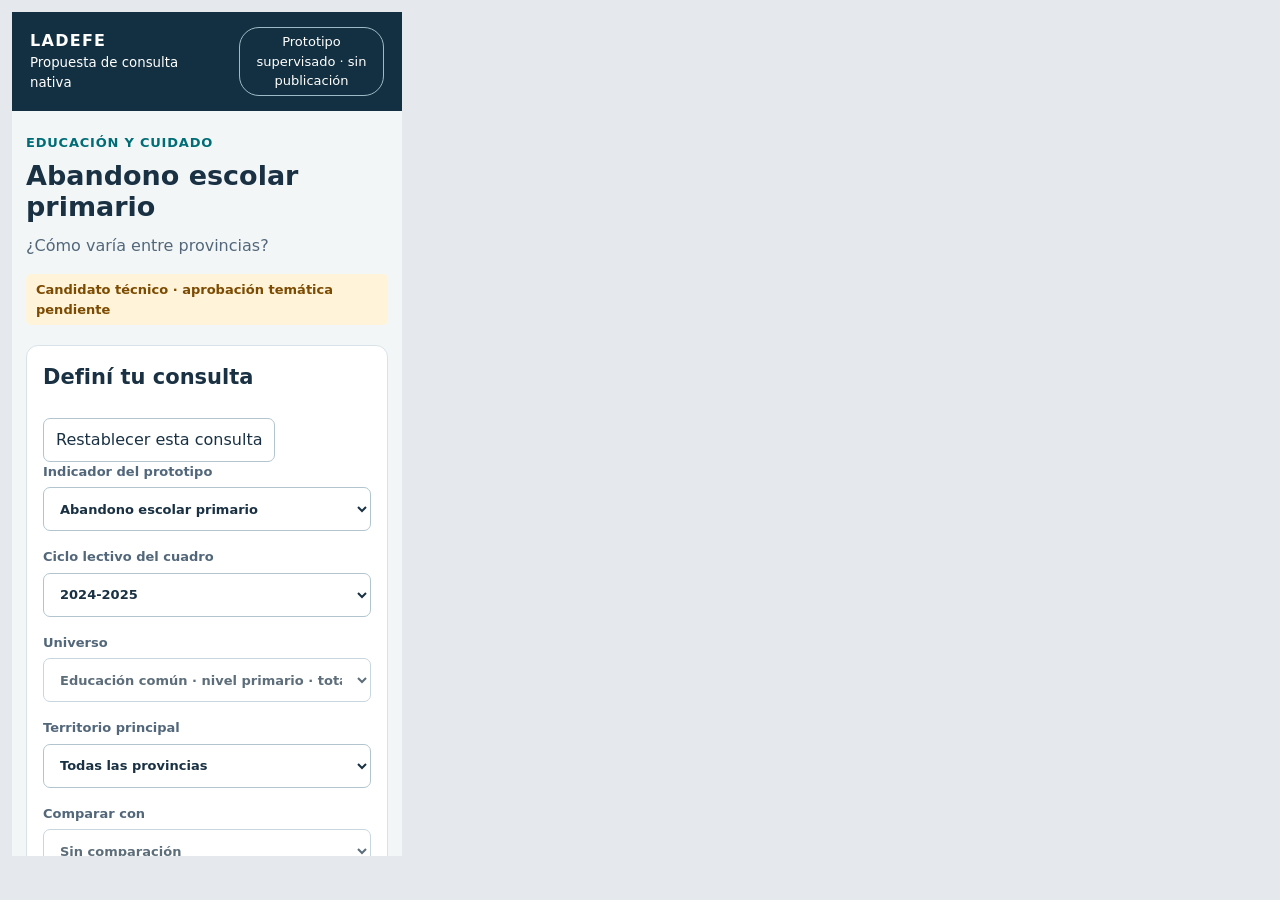
<file: prototypes/native-review/mobile-preview.html>
<!doctype html><html lang="es"><meta charset="utf-8"><title>Revisión de ancho 390 px</title><style>body{margin:0;padding:12px;background:#e5e9ed}iframe{width:390px;height:844px;border:0;background:white}</style><iframe title="Prototipo a 390 píxeles CSS" src="index.html"></iframe></html>
</file>
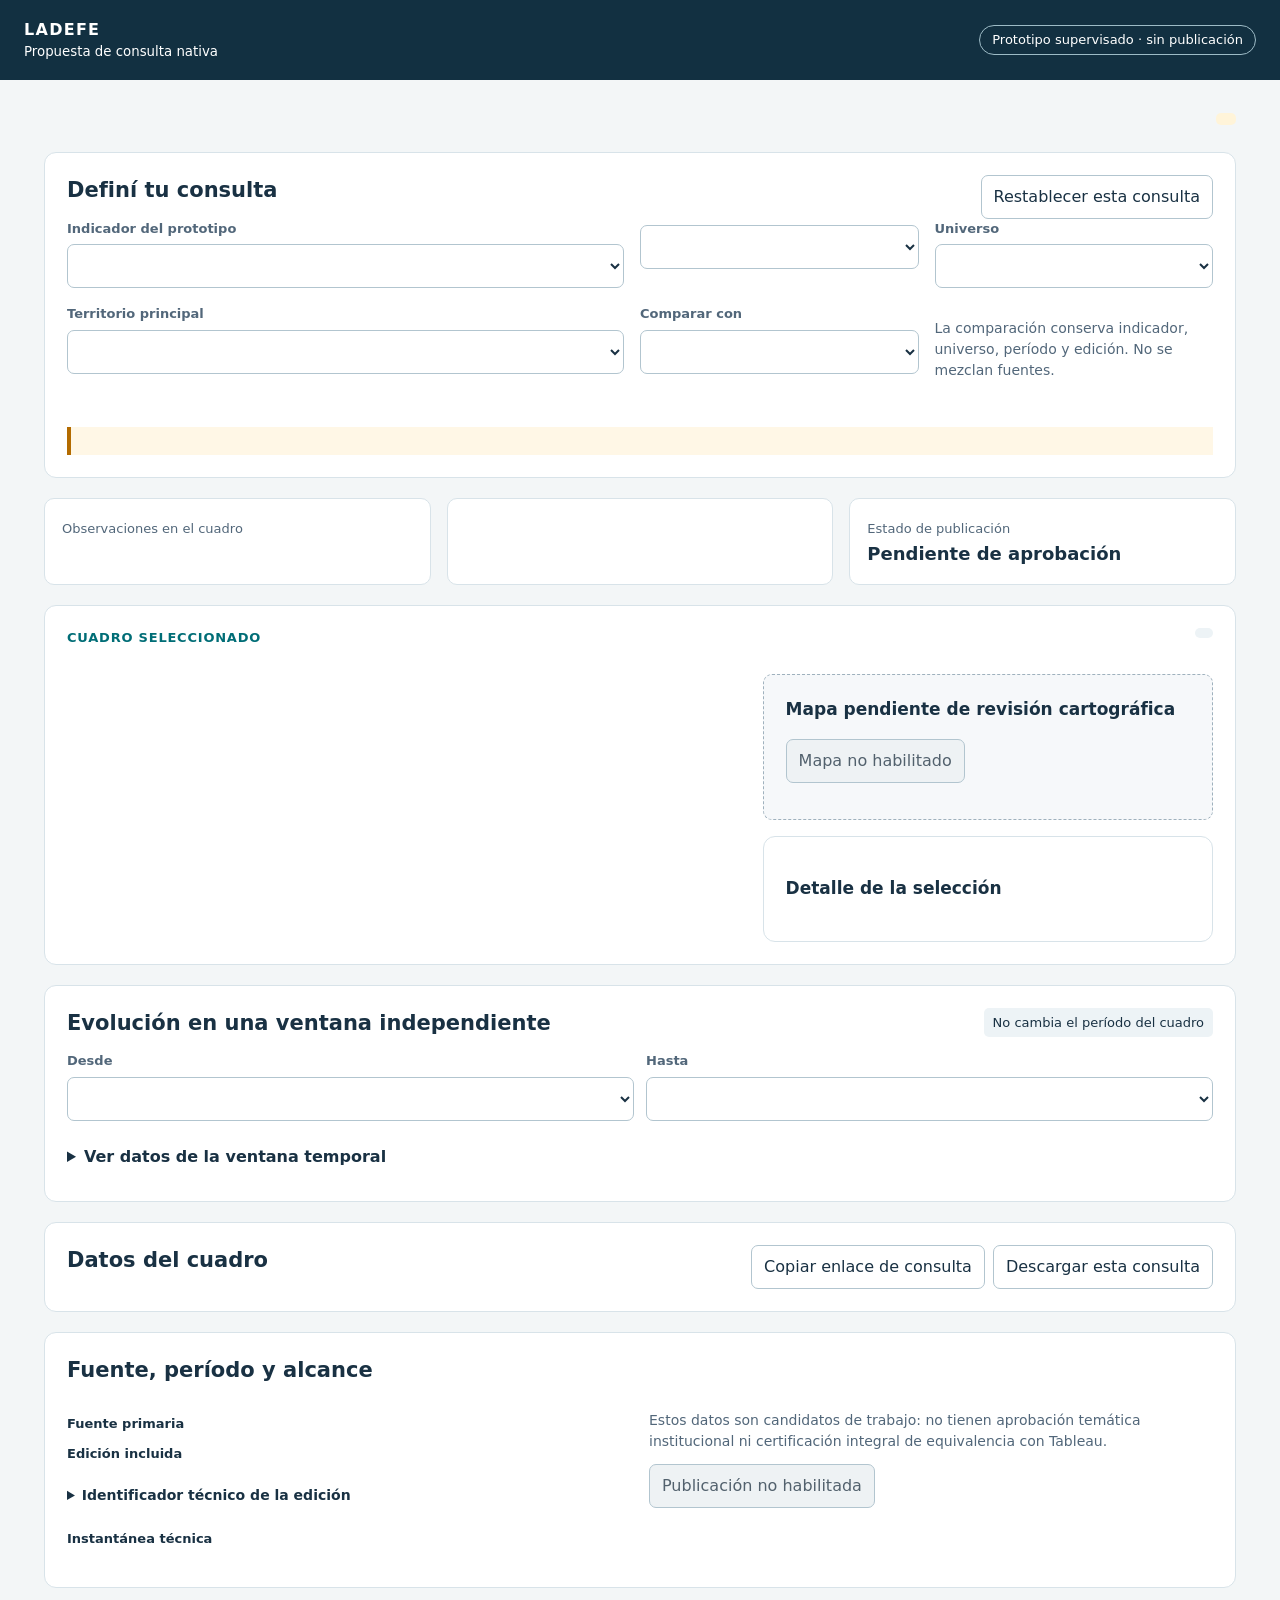
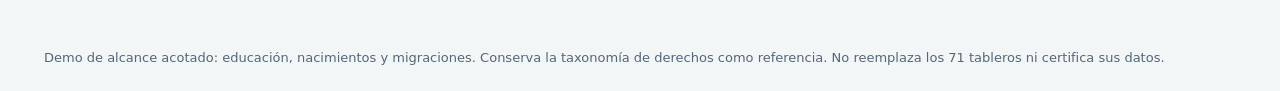
<file: prototypes/native-review/prototype_template.html>
<!doctype html><html lang="es"><head><meta charset="utf-8"><meta name="viewport" content="width=device-width,initial-scale=1"><title>LADEFE · Propuesta de consulta nativa</title><style>
:root{--ink:#193143;--muted:#52677a;--line:#d8e3e9;--accent:#006d76;--paper:#f3f6f7;--warn:#7c4a00;--light:#fff4d9}*{box-sizing:border-box}body{margin:0;font:16px/1.5 system-ui,sans-serif;background:var(--paper);color:var(--ink)}a{color:#006471}button,select{font:inherit}button,select{min-height:44px;padding:.55rem .75rem;border:1px solid #b2c5cf;border-radius:7px;background:#fff;color:var(--ink)}button{cursor:pointer}button:disabled{cursor:not-allowed;background:#eef2f4;color:#52616d}button:hover:not(:disabled){border-color:var(--accent);background:#eef9f7}:focus-visible{outline:3px solid #b65a00;outline-offset:3px}.skip{position:absolute;top:-100px}.skip:focus{top:8px;background:#fff;padding:10px;z-index:5}.top{background:#123041;color:#fff;padding:18px max(24px,calc((100vw - 1240px)/2));display:flex;align-items:center;gap:18px;justify-content:space-between}.brand{font-weight:850;letter-spacing:.08em}.top small{display:block;font-weight:400;letter-spacing:0}.draft{border:1px solid #9dbbc6;border-radius:20px;padding:4px 12px;font-size:13px}main{max-width:1240px;padding:28px 24px 60px;margin:auto}.intro{display:grid;grid-template-columns:1fr auto;gap:16px;align-items:start}h1{font-size:clamp(27px,4vw,38px);line-height:1.15;margin:8px 0 12px;max-width:850px}h2{font-size:21px;margin:0 0 12px}h3{font-size:17px}.eyebrow{color:var(--accent);font-size:13px;font-weight:800;text-transform:uppercase;letter-spacing:.06em;margin:0}.sub{color:var(--muted);margin:0}.status{font-size:13px;font-weight:700;border-radius:5px;padding:6px 10px;background:var(--light);color:var(--warn);display:inline-block}.panel{border:1px solid var(--line);border-radius:12px;background:#fff;padding:22px;margin-top:20px}.controls{display:grid;grid-template-columns:2fr 1fr 1fr;gap:16px}.controls label,.seriesControls label{font-size:13px;color:var(--muted);font-weight:700}.controls select,.seriesControls select{display:block;width:100%;margin-top:6px}.controls .full{grid-column:1/-1}.context{display:flex;gap:8px;flex-wrap:wrap;margin-top:16px}.chip{font-size:13px;padding:5px 9px;border-radius:5px;background:#edf3f6}.row{display:flex;align-items:start;justify-content:space-between;gap:12px;flex-wrap:wrap}.toolbar{display:flex;gap:8px;flex-wrap:wrap}.alert{padding:14px 16px;border-left:4px solid #b36b00;background:#fff7e6;font-size:14px;margin-top:16px}.metrics{display:grid;grid-template-columns:repeat(3,1fr);gap:16px;margin-top:20px}.metric{padding:17px;background:#fff;border:1px solid var(--line);border-radius:10px}.metric strong{display:block;font-size:24px}.metric span{color:var(--muted);font-size:13px}.visualGrid{display:grid;grid-template-columns:1.2fr .8fr;gap:20px}.barRow{display:grid;grid-template-columns:minmax(100px,180px) 1fr 95px;gap:12px;align-items:center;width:100%;margin:4px 0;padding:7px 9px;text-align:left;border:0;border-radius:6px;min-height:44px;background:transparent}.barRow:hover{background:#eef6f7}.barLabel{font-size:13px}.barTrack{height:13px;position:relative;background:#f0f4f6;border-radius:3px}.barFill{position:absolute;height:100%;background:#087c88;border-radius:3px}.barFill.negative{background:#b66119}.zero{position:absolute;top:-4px;height:21px;width:1px;background:#59707d}.barValue{text-align:right;font-size:13px;font-variant-numeric:tabular-nums}.muted{color:var(--muted);font-size:14px}.blocked{padding:22px;background:#f6f8fa;border:1px dashed #9fb1bd;border-radius:9px}.blocked h3{margin-top:0}.seriesControls{display:grid;grid-template-columns:1fr 1fr;gap:12px}.seriesChart{width:100%;height:auto;max-height:270px}.sourceGrid{display:grid;grid-template-columns:1fr 1fr;gap:18px}.sourceGrid p{margin:0 0 12px}.sourceGrid dt{font-weight:700;font-size:13px}.sourceGrid dd{margin:0 0 10px;font-size:14px;overflow-wrap:anywhere}.tableWrap{overflow-x:auto}table{border-collapse:collapse;width:100%;font-size:14px;margin-top:10px}th,td{padding:10px;border-bottom:1px solid var(--line);text-align:left}th{font-size:12px;text-transform:uppercase;letter-spacing:.03em}td.num,th.num{text-align:right;font-variant-numeric:tabular-nums}caption{text-align:left;font-size:13px;color:var(--muted);padding-bottom:10px}.error{border:2px solid #a02626;background:#fff0f0;padding:24px;border-radius:12px}.error h1{font-size:28px}.sr{position:absolute;width:1px;height:1px;padding:0;margin:-1px;overflow:hidden;clip:rect(0,0,0,0);white-space:nowrap;border:0}details{margin-top:12px}summary{cursor:pointer;min-height:44px;padding:10px 0;font-weight:700}footer{font-size:13px;color:var(--muted);max-width:1240px;margin:auto;padding:0 24px 24px}.hidden,[hidden]{display:none!important}@media(max-width:820px){.controls{grid-template-columns:1fr 1fr}.controls label:first-child{grid-column:1/-1}.visualGrid,.sourceGrid{grid-template-columns:1fr}.intro{grid-template-columns:1fr}.metrics{grid-template-columns:1fr 1fr}.top{padding:15px 18px}}@media(max-width:520px){main{padding:22px 14px 40px}.panel{padding:16px}.controls,.metrics{grid-template-columns:1fr}.controls label:first-child{grid-column:auto}.barRow{grid-template-columns:110px 1fr 70px;gap:8px;padding:8px 0}.barLabel,.barValue{font-size:12px}.top .draft{max-width:145px;text-align:center}.seriesControls{grid-template-columns:1fr}.toolbar button{flex:1}.sourceGrid{gap:0}}
</style></head><body><a href="#main" class="skip">Saltar al contenido</a><header class="top"><div class="brand">LADEFE<small>Propuesta de consulta nativa</small></div><span class="draft">Prototipo supervisado · sin publicación</span></header><main id="main"><div id="error" hidden></div><div id="app"><section class="intro"><div><p id="theme" class="eyebrow"></p><h1 id="title"></h1><p id="question" class="sub"></p></div><div><span id="status" class="status"></span></div></section><section class="panel" aria-labelledby="filtersTitle"><div class="row"><h2 id="filtersTitle">Definí tu consulta</h2><button id="reset" type="button">Restablecer esta consulta</button></div><div class="controls"><label for="dataset">Indicador del prototipo<select id="dataset"></select></label><label for="period"><span id="periodLabel"></span><select id="period"></select></label><label for="universe">Universo<select id="universe"></select></label><label for="territory">Territorio principal<select id="territory"></select></label><label for="compare">Comparar con<select id="compare"></select></label><div><p class="muted">La comparación conserva indicador, universo, período y edición. No se mezclan fuentes.</p></div></div><div class="context" id="context"></div><div id="alert" class="alert"></div></section><div class="metrics"><article class="metric"><span>Observaciones en el cuadro</span><strong id="n"></strong></article><article class="metric"><span id="metric2Label"></span><strong id="metric2"></strong></article><article class="metric"><span>Estado de publicación</span><strong style="font-size:18px">Pendiente de aprobación</strong></article></div><section class="panel"><div class="row"><div><p class="eyebrow">Cuadro seleccionado</p><h2 id="chartTitle"></h2></div><span id="chartUnit" class="chip"></span></div><p id="chartSummary" class="muted"></p><div class="visualGrid"><div><div id="bars" aria-label="Comparación de valores"></div><p class="muted" id="barNote"></p></div><div><div class="blocked"><h3>Mapa pendiente de revisión cartográfica</h3><p id="mapReason" class="muted"></p><button disabled type="button">Mapa no habilitado</button><p id="mapAction" class="muted"></p></div><div class="panel" style="box-shadow:none;margin-top:16px"><h3>Detalle de la selección</h3><div id="detail"></div></div></div></div></section><section class="panel" id="seriesPanel"><div class="row"><h2>Evolución en una ventana independiente</h2><span class="chip">No cambia el período del cuadro</span></div><div class="seriesControls"><label for="seriesFrom">Desde<select id="seriesFrom"></select></label><label for="seriesTo">Hasta<select id="seriesTo"></select></label></div><p id="seriesMessage" class="muted"></p><div id="seriesGraphic"></div><details><summary>Ver datos de la ventana temporal</summary><div id="seriesTable" class="tableWrap"></div></details></section><section class="panel"><div class="row"><h2>Datos del cuadro</h2><div class="toolbar"><button id="copy" type="button">Copiar enlace de consulta</button><button id="download" type="button">Descargar esta consulta</button></div></div><div class="tableWrap" id="table"></div></section><section class="panel"><h2>Fuente, período y alcance</h2><div class="sourceGrid"><div><dl><dt>Fuente primaria</dt><dd id="source"></dd><dt>Edición incluida</dt><dd id="release"></dd><dd><details><summary>Identificador técnico de la edición</summary><code id="releaseHash" style="font-size:12px;overflow-wrap:anywhere"></code></details></dd><dt>Instantánea técnica</dt><dd id="snapshot"></dd></dl></div><div><p id="sourceDetail" class="muted"></p><p id="note" class="muted"></p><p class="muted">Estos datos son candidatos de trabajo: no tienen aprobación temática institucional ni certificación integral de equivalencia con Tableau.</p><button type="button" disabled>Publicación no habilitada</button></div></div></section></div><p id="live" class="sr" role="status" aria-live="polite"></p></main><footer>Demo de alcance acotado: educación, nacimientos y migraciones. Conserva la taxonomía de derechos como referencia. No reemplaza los 71 tableros ni certifica sus datos.</footer><script>__CONTRACT__</script><script>
'use strict';
const PAYLOAD=__DATA__,CAT=PAYLOAD.catalog,Q=QueryContract,$=id=>document.getElementById(id),F=new Intl.NumberFormat('es-AR',{maximumFractionDigits:2}),esc=x=>String(x??'').replace(/[&<>"']/g,c=>({'&':'&amp;','<':'&lt;','>':'&gt;','"':'&quot;',"'":'&#39;'}[c]));let state;
function options(el,items,value){el.innerHTML=items.map(x=>`<option value="${esc(x.value)}" ${x.disabled?'disabled':''}>${esc(x.label)}</option>`).join('');el.value=value}
function fmt(v){return typeof v==='number'&&Number.isFinite(v)?F.format(v):'Sin dato'}
function valueHTML(r,d){return fmt(r.value)+(d.unit==='%'?' %':'')}
function current(){return CAT[state.dataset]}
function selected(){return Q.selectedRows(current().rows,state)}
function fail(e){$('app').hidden=true;$('error').hidden=false;$('error').innerHTML=`<section class="error" role="alert"><h1>No se pudo restaurar esta consulta</h1><p>${esc(e.message)}</p><p>No se cargaron valores ni se reemplazó la versión, el período o el universo solicitado.</p><button type="button" id="recover">Abrir una consulta nueva con valores predeterminados</button></section>`;$('recover').onclick=()=>{state=Q.defaults(CAT);history.pushState(null,'',location.pathname+Q.encode(state));render()}}
function update(patch,{replace=false}={}){try{state=Q.transition(state,patch,CAT);history[replace?'replaceState':'pushState'](null,'',location.pathname+Q.encode(state));render();$('live').textContent='Consulta actualizada: '+current().title+', '+selected().length+' '+(selected().length===1?'observación':'observaciones')+' del período '+state.period+'.'}catch(e){fail(e)}}
function render(){const d=current(),rows=selected();$('error').hidden=true;$('app').hidden=false;$('theme').textContent=d.theme;$('title').textContent=d.title;$('question').textContent=d.question;$('status').textContent=d.status;document.title='LADEFE · '+d.title;options($('dataset'),Object.entries(CAT).map(([value,x])=>({value,label:x.title})),state.dataset);$('periodLabel').textContent=d.periodLabel;options($('period'),d.periods.map(value=>({value,label:value})),state.period);options($('universe'),d.universes.map(value=>({value,label:d.universeLabel})),state.universe);$('universe').disabled=d.universes.length===1;options($('territory'),d.domain==='national'?[{value:'00',label:'Total urbano nacional'}]:[{value:'all',label:'Todas las provincias'},...d.geos.map(value=>({value,label:PAYLOAD.names[value]}))],state.territory);$('territory').disabled=d.domain==='national';options($('compare'),[{value:'',label:'Sin comparación'},...d.geos.filter(x=>x!==state.territory).map(value=>({value,label:PAYLOAD.names[value]}))],state.compare);$('compare').disabled=d.domain==='national'||state.territory==='all';$('context').innerHTML=[d.universeLabel,d.periodLabel+': '+state.period,'Edición fijada','Sin aprobación temática'].map(x=>`<span class="chip">${esc(x)}</span>`).join('');$('alert').textContent=d.blocking;$('n').textContent=rows.length;$('metric2Label').textContent=d.domain==='national'?'Dominio de la fuente':'Territorios en el cuadro';$('metric2').textContent=d.domain==='national'?'Total urbano':new Set(rows.map(r=>r.geo)).size;$('chartTitle').textContent=d.domain==='national'?'Composición por lugar de nacimiento':'Comparación territorial';$('chartUnit').textContent=d.unit;$('chartSummary').textContent=d.domain==='national'?'Cálculo candidato con respuestas sin información conservadas. No es una publicación aprobada.':'Mismo indicador, período y universo para todos los valores. Podés elegir una provincia para examinar su detalle.';$('mapReason').textContent=d.domain==='national'?'Este indicador tiene dominio nacional urbano; no contiene valores provinciales habilitados para mapear.':PAYLOAD.mapGate.reason;$('mapAction').textContent=d.domain==='national'?'La tabla y las barras muestran categorías del mismo total urbano nacional. No se ofrece un filtro provincial.':'Podés seleccionar provincias en la lista o en las barras. La tabla y el detalle se actualizan con la misma selección.';drawBars(rows,d);$('barNote').textContent=d.measure==='rate'?'Eje con cero visible. Los valores negativos no son ausencia de datos. La escala usa las 24 provincias del período, aunque filtres la selección.':d.domain==='national'?'No se ajustaron las categorías para forzar equivalencia con Tableau.':'Cantidades absolutas; no representan tasas ni intensidad territorial.';$('detail').innerHTML=rows.length===1?`<p><b>${esc(rows[0].name)}</b></p><p>${valueHTML(rows[0],d)} · ${esc(state.period)}</p><p class="muted">${esc(d.universeLabel)}</p>`:(state.compare&&rows.length===2?`<dl>${rows.map(r=>`<dt><b>${esc(r.name)}</b></dt><dd style="margin:0 0 12px">${valueHTML(r,d)} · ${esc(r.period)}</dd>`).join('')}</dl><p class="muted">Dos territorios del mismo indicador y universo. No se calcula un promedio entre provincias ni se afirma significación estadística.</p>`:`<p>${rows.length} observaciones del mismo universo.</p><p class="muted">${d.domain==='national'?'La geografía se mantiene en el total urbano nacional.':'Elegí un territorio o dos para comparar. No se calcula un promedio entre provincias.'}</p>`);drawTable(rows,d);drawSeries(d);$('source').innerHTML=`<a href="${esc(d.sourceURL)}" target="_blank" rel="noopener">${esc(d.source)}</a>`;$('release').textContent=state.dataset==='education'?'Planilla oficial de ciclos 2012–2013 a 2024–2025':state.dataset==='health'?'CSV de nacidos vivos 2024':'EPH total urbano · tercer trimestre de 2025';$('releaseHash').textContent=d.release;$('snapshot').textContent=d.snapshot;$('sourceDetail').textContent=d.sourceDetail;$('note').textContent=d.note}
function drawBars(rows,d){const values=d.rows.filter(r=>r.period===state.period&&r.universe===state.universe).map(r=>r.value).filter(Number.isFinite),lo=Math.min(0,...values),hi=Math.max(1,...values),span=hi-lo,zero=(0-lo)/span*100;const sorted=rows.slice().sort((a,b)=>b.value-a.value);$('bars').innerHTML=sorted.map(r=>{const val=Number.isFinite(r.value)?r.value:null,left=(Math.min(val??0,0)-lo)/span*100,width=Math.abs(val??0)/span*100;return `<button type="button" class="barRow" ${d.domain==='national'?'disabled':''} data-geo="${esc(r.geo)}" aria-label="${esc(r.name+': '+fmt(r.value)+' '+d.unit+(d.domain==='province'?'. Seleccionar territorio.':''))}"><span class="barLabel">${esc(r.name)}</span><span class="barTrack" aria-hidden="true"><i class="zero" style="left:${zero}%"></i><i class="barFill ${val<0?'negative':''}" style="left:${left}%;width:${Math.max(0,width)}%"></i></span><span class="barValue">${valueHTML(r,d)}</span></button>`}).join('');$('bars').querySelectorAll('[data-geo]').forEach(b=>{if(d.domain==='province')b.onclick=()=>update({territory:b.dataset.geo,compare:''})})}
function drawTable(rows,d){const extra=d.domain==='national';$('table').innerHTML=`<table><caption>${esc(d.universeLabel)} · ${esc(state.period)} · ${rows.length} ${rows.length===1?'observación':'observaciones'} · versión fijada</caption><thead><tr><th scope="col">${extra?'Categoría':'Territorio'}</th><th scope="col">Período</th><th scope="col" class="num">Valor candidato (${esc(d.unit)})</th>${extra?'<th scope="col" class="num">Copia de Tableau (%)</th>':''}</tr></thead><tbody>${rows.map(r=>`<tr><th scope="row">${esc(r.name)}</th><td>${esc(r.period)}</td><td class="num">${fmt(r.value)}</td>${extra?`<td class="num">${r.tableau===null||r.tableau===undefined?'No publicado':fmt(r.tableau)}</td>`:''}</tr>`).join('')}</tbody></table>`}
function drawSeries(d){const available=d.periods.length>1;$('seriesPanel').hidden=!available;const ascending=d.periods.slice().reverse();options($('seriesFrom'),ascending.map((value,index)=>({value,label:value,disabled:index>ascending.indexOf(state.series_to)})),state.series_from);options($('seriesTo'),ascending.map((value,index)=>({value,label:value,disabled:index<ascending.indexOf(state.series_from)})),state.series_to);if(!available)return;if(state.territory==='all'){ $('seriesMessage').textContent='Elegí una provincia para ver su evolución. No se promedian las 24 provincias.';$('seriesGraphic').innerHTML='';$('seriesTable').innerHTML='';return}const a=ascending.indexOf(state.series_from),b=ascending.indexOf(state.series_to),window=ascending.slice(a,b+1),geos=[state.territory,...(state.compare?[state.compare]:[])];const rs=d.rows.filter(r=>window.includes(r.period)&&geos.includes(r.geo)&&r.universe===state.universe),values=rs.map(r=>r.value).filter(Number.isFinite),lo=Math.min(0,...values),hi=Math.max(1,...values),sx=i=>50+i*Math.max(1,620/(window.length-1||1)),sy=v=>220-(v-lo)/(hi-lo)*180;let paths='';geos.forEach((g,k)=>{const items=window.map(p=>rs.find(r=>r.period===p&&r.geo===g)),color=k?'#a64d19':'#006d76';let segment=[];items.forEach((r,i)=>{if(!r||!Number.isFinite(r.value)){if(segment.length){paths+=`<path d="${segment.join(' ')}" fill="none" stroke="${color}" stroke-width="3"/>`;segment=[]}return}segment.push((segment.length?'L':'M')+sx(i)+','+sy(r.value));paths+=`<circle cx="${sx(i)}" cy="${sy(r.value)}" r="4" fill="${color}"><title>${esc(PAYLOAD.names[g]+' '+r.period+': '+fmt(r.value)+' %')}</title></circle>`});if(segment.length)paths+=`<path d="${segment.join(' ')}" fill="none" stroke="${color}" stroke-width="3" ${k?'stroke-dasharray="7 4"':''}/>`});$('seriesMessage').textContent=`${geos.map(x=>PAYLOAD.names[x]).join(' y ')} · ventana ${state.series_from} a ${state.series_to}. El cuadro territorial sigue en ${state.period}.`;$('seriesGraphic').innerHTML=`<svg class="seriesChart" viewBox="0 0 730 280" role="img" aria-label="Evolución de abandono primario; datos completos en la tabla temporal"><line x1="45" y1="${sy(0)}" x2="690" y2="${sy(0)}" stroke="#8498a5"/>${paths}<text x="45" y="260" font-size="12">${esc(window[0])}</text><text x="610" y="260" font-size="12">${esc(window[window.length-1])}</text><text x="10" y="30" font-size="12">${fmt(hi)}%</text><text x="10" y="225" font-size="12">${fmt(lo)}%</text></svg>`;$('seriesTable').innerHTML=`<table><caption>Ventana independiente; no modifica el período del cuadro</caption><thead><tr><th>Territorio</th><th>Ciclo</th><th class="num">Tasa (%)</th></tr></thead><tbody>${rs.map(r=>`<tr><th scope="row">${esc(r.name)}</th><td>${esc(r.period)}</td><td class="num">${fmt(r.value)}</td></tr>`).join('')}</tbody></table>`}
$('dataset').onchange=e=>update({dataset:e.target.value});$('period').onchange=e=>update({period:e.target.value});$('universe').onchange=e=>update({universe:e.target.value});$('territory').onchange=e=>update({territory:e.target.value,compare:''});$('compare').onchange=e=>update({compare:e.target.value});$('seriesFrom').onchange=e=>update({series_from:e.target.value});$('seriesTo').onchange=e=>update({series_to:e.target.value});$('reset').onclick=()=>{state=Q.defaults(CAT,state.dataset);history.pushState(null,'',location.pathname+Q.encode(state));render()};$('copy').onclick=async()=>{const url=location.origin+location.pathname+Q.encode(state);try{await navigator.clipboard.writeText(url);$('live').textContent='Enlace de consulta copiado.'}catch(e){$('live').textContent='No se pudo copiar automáticamente. La URL de la barra conserva esta consulta.'}};$('download').onclick=()=>{const d=current(),out={schema_version:'prototype-query-1',query:state,metadata:{title:d.title,universe:d.universeLabel,unit:d.unit,source:d.sourceURL,source_release:d.release,validation_state:d.status,publication_allowed:false},observations:selected()};const url=URL.createObjectURL(new Blob([JSON.stringify(out,null,2)],{type:'application/json'})),a=document.createElement('a');a.href=url;a.download='ladefe-'+state.dataset+'-'+state.period+'-candidato.json';a.click();URL.revokeObjectURL(url);$('live').textContent='Descarga de la consulta candidata generada con su fuente y versión.'};window.addEventListener('popstate',()=>{try{state=Q.read(location.search,CAT);render()}catch(e){fail(e)}});try{state=Q.read(location.search,CAT);if(!location.search)history.replaceState(null,'',location.pathname+Q.encode(state));render()}catch(e){fail(e)}
</script></body></html>
</file>
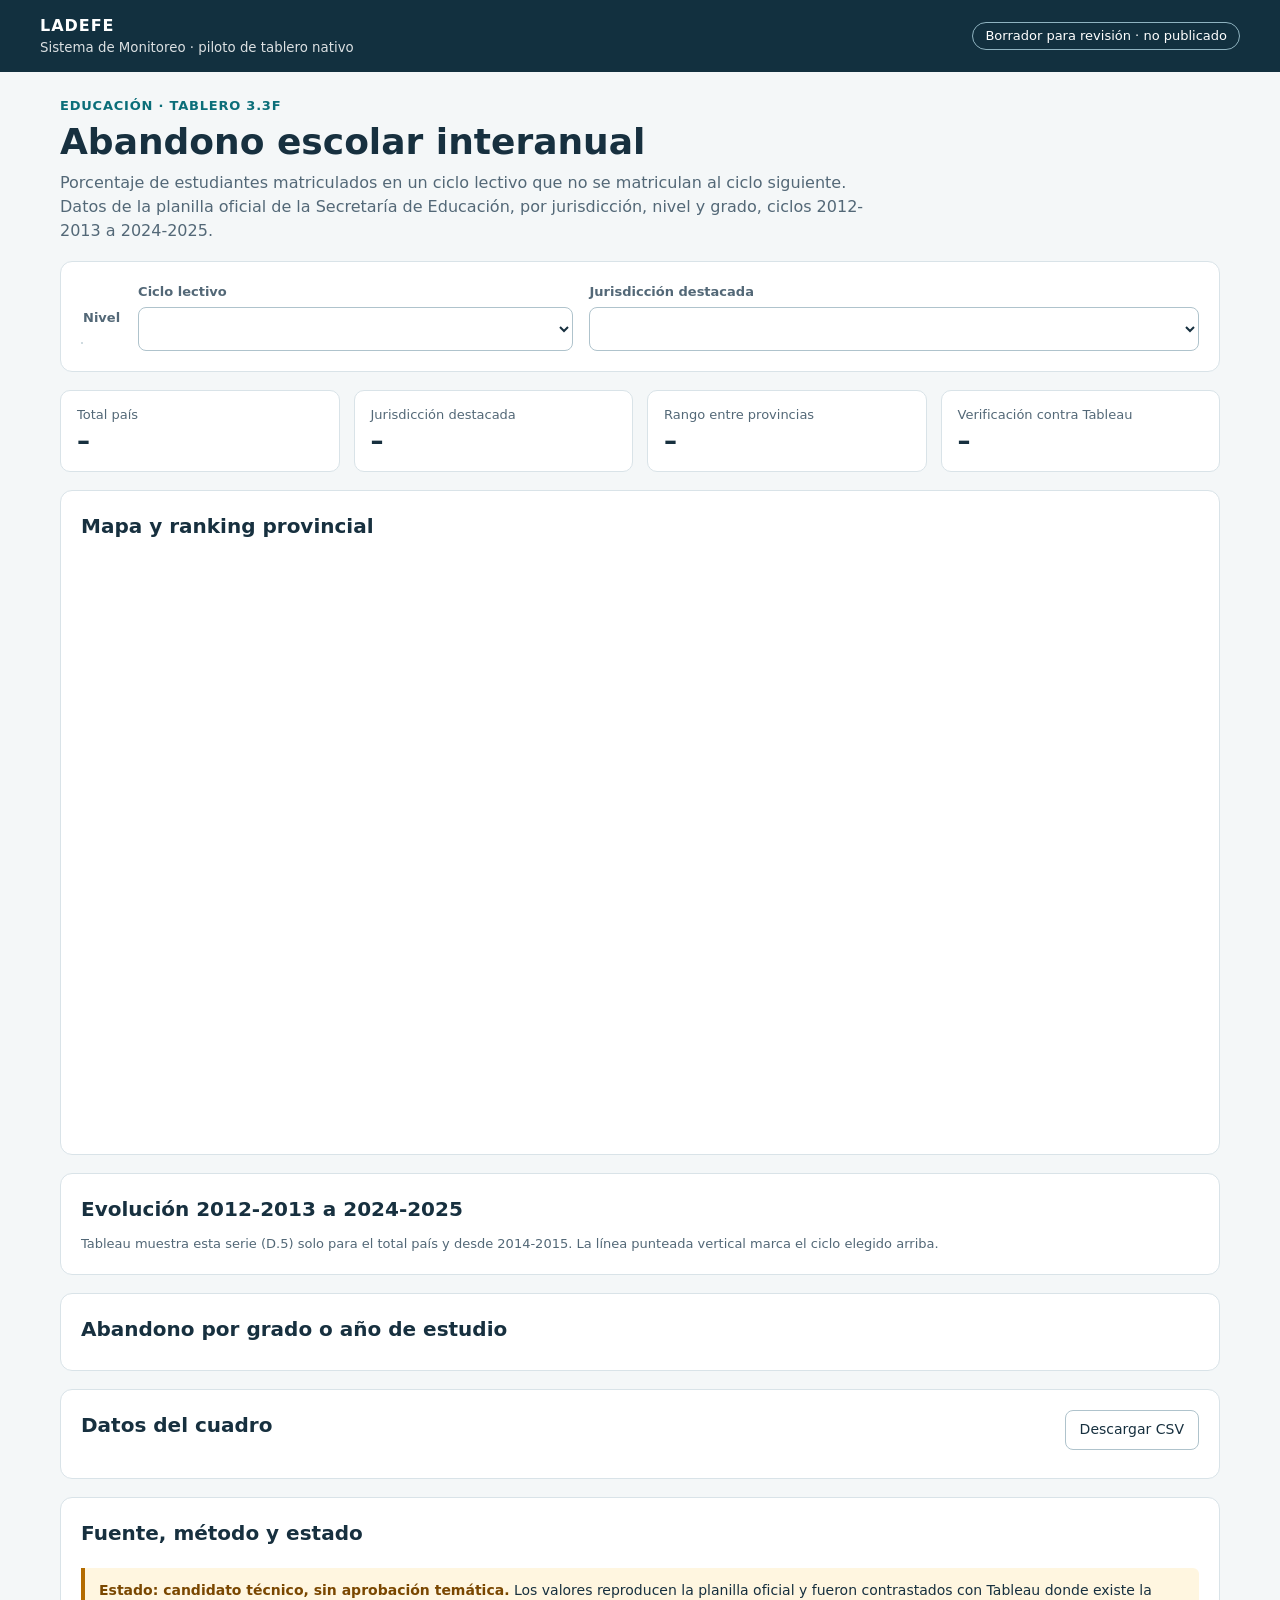
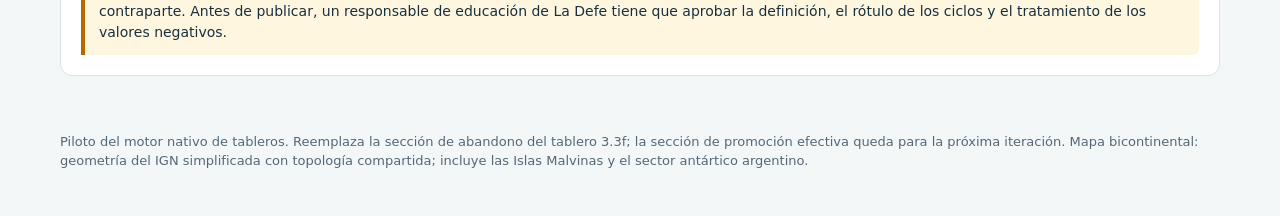
<file: prototypes/pilot-abandono/pilot_template.html>
<!doctype html>
<html lang="es">
<head>
<meta charset="utf-8">
<meta name="viewport" content="width=device-width,initial-scale=1">
<title>LADEFE · Piloto nativo · Abandono escolar interanual</title>
<style>
:root{--ink:#17303f;--muted:#536877;--line:#d9e3e8;--paper:#f4f7f8;--accent:#0b6e79;--warn-bg:#fff6e0;--warn:#7a4700;--neg:#c2571a;--miss:#e4e9ec;--focus:#b65a00}
*{box-sizing:border-box}
body{margin:0;font:16px/1.5 system-ui,-apple-system,"Segoe UI",Roboto,sans-serif;background:var(--paper);color:var(--ink)}
a{color:#00636e}
.skip{position:absolute;left:8px;top:-60px;background:#fff;padding:8px 12px;z-index:9}.skip:focus{top:8px}
:focus-visible{outline:3px solid var(--focus);outline-offset:2px}
header.top{background:#12303f;color:#fff;padding:14px max(20px,calc((100vw - 1200px)/2));display:flex;justify-content:space-between;align-items:center;gap:12px;flex-wrap:wrap}
.brand{font-weight:800;letter-spacing:.06em}.brand small{display:block;font-weight:400;letter-spacing:0;opacity:.85}
.draft{border:1px solid #8fb3c0;border-radius:999px;padding:3px 12px;font-size:13px}
main{max-width:1200px;margin:auto;padding:24px 20px 56px}
.eyebrow{color:var(--accent);font-size:13px;font-weight:800;text-transform:uppercase;letter-spacing:.06em;margin:0}
h1{font-size:clamp(26px,4vw,36px);line-height:1.15;margin:6px 0 8px}
h2{font-size:20px;margin:0 0 6px}h3{font-size:16px;margin:0 0 6px}
.lead{color:var(--muted);margin:0;max-width:820px}
.panel{background:#fff;border:1px solid var(--line);border-radius:12px;padding:20px;margin-top:18px}
.controls{display:grid;grid-template-columns:auto 1fr 1.4fr;gap:16px;align-items:end}
.controls label,.fieldset-label{display:block;font-size:13px;font-weight:700;color:var(--muted)}
select{display:block;width:100%;margin-top:6px;min-height:44px;font:inherit;padding:8px 10px;border:1px solid #afc3cc;border-radius:8px;background:#fff;color:var(--ink)}
fieldset{border:0;margin:0;padding:0}
.seg{display:inline-flex;margin-top:6px;border:1px solid #afc3cc;border-radius:8px;overflow:hidden}
.seg input{position:absolute;opacity:0;pointer-events:none}
.seg label{min-height:44px;display:flex;align-items:center;padding:8px 16px;cursor:pointer;font-size:15px;font-weight:600;color:var(--ink)}
.seg input:checked+label{background:var(--accent);color:#fff}
.seg input:focus-visible+label{outline:3px solid var(--focus);outline-offset:-3px}
.kpis{display:grid;grid-template-columns:repeat(4,1fr);gap:14px;margin-top:18px}
.kpi{background:#fff;border:1px solid var(--line);border-radius:10px;padding:14px 16px}
.kpi span{display:block;font-size:13px;color:var(--muted)}.kpi strong{display:block;font-size:26px;font-variant-numeric:tabular-nums;line-height:1.25}.kpi small{color:var(--muted);font-size:12px}
.grid2{display:grid;grid-template-columns:minmax(0,1fr) minmax(0,1fr);gap:20px;align-items:start}
.mapwrap svg{width:100%;height:auto;max-height:640px;display:block}
.province{stroke:#fff;stroke-width:.6;cursor:pointer}
.province:hover{stroke:#12303f;stroke-width:1.2}
.province.sel{stroke:#12303f;stroke-width:2.2}
.legend{display:flex;flex-wrap:wrap;gap:6px 14px;font-size:12px;color:var(--muted);margin-top:8px}
.legend i{display:inline-block;width:14px;height:14px;border-radius:3px;vertical-align:-2px;margin-right:5px;border:1px solid rgba(0,0,0,.08)}
.rank{display:grid;grid-template-columns:minmax(96px,150px) 1fr 52px;gap:10px;align-items:center;width:100%;min-height:30px;padding:3px 6px;border:0;border-radius:6px;background:transparent;font:inherit;text-align:left;cursor:pointer;color:var(--ink)}
.rank:hover{background:#eef6f7}.rank.sel{background:#e2f0f2;font-weight:700}
.rank .nm{font-size:13px;white-space:nowrap;overflow:hidden;text-overflow:ellipsis}
.rank .track{position:relative;height:12px;background:#f0f4f6;border-radius:3px}
.rank .fill{position:absolute;top:0;height:100%;border-radius:3px}
.rank .zero{position:absolute;top:-3px;width:1px;height:18px;background:#5d7380}
.rank .v{font-size:13px;text-align:right;font-variant-numeric:tabular-nums}
.note{font-size:13px;color:var(--muted);margin:10px 0 0}
.alert{border-left:4px solid #b36b00;background:var(--warn-bg);padding:12px 14px;font-size:14px;margin-top:12px;border-radius:0 6px 6px 0}
.alert b{color:var(--warn)}
.ok{border-left-color:#2c7a4b;background:#eef8f1}
svg text{font-family:inherit}
.chart svg{width:100%;height:auto;display:block}
.tick{font-size:11px;fill:#5d7380}
.tablewrap{overflow-x:auto}
table{border-collapse:collapse;width:100%;font-size:14px}
th,td{padding:8px 10px;border-bottom:1px solid var(--line);text-align:left;vertical-align:top}
thead th{font-size:12px;text-transform:uppercase;letter-spacing:.03em;color:var(--muted)}
td.num,th.num{text-align:right;font-variant-numeric:tabular-nums}
tr.sel{background:#e2f0f2}
tr.sub th{font-weight:400;padding-left:24px}
tr.group td{background:#f5f8f9;font-size:12px;color:var(--muted);font-weight:700}
.badge{display:inline-block;font-size:12px;padding:2px 8px;border-radius:999px;white-space:nowrap}
.b-ok{background:#e3f4e9;color:#1d5a35}.b-warn{background:#fff0d1;color:#7a4700}.b-src{background:#edf2f5;color:#4b5f6b}
.row{display:flex;justify-content:space-between;align-items:flex-start;gap:12px;flex-wrap:wrap}
button.act{min-height:40px;font:inherit;font-size:14px;padding:6px 14px;border:1px solid #afc3cc;border-radius:8px;background:#fff;cursor:pointer;color:var(--ink)}
button.act:hover{border-color:var(--accent);background:#eef8f7}
dl.src{display:grid;grid-template-columns:max-content 1fr;gap:6px 14px;font-size:14px;margin:0}
dl.src dt{font-weight:700}dl.src dd{margin:0;overflow-wrap:anywhere}
.sr{position:absolute;width:1px;height:1px;overflow:hidden;clip:rect(0 0 0 0);white-space:nowrap}
footer{max-width:1200px;margin:auto;padding:0 20px 28px;font-size:13px;color:var(--muted)}
@media (max-width:900px){.controls{grid-template-columns:1fr 1fr}.controls>fieldset{grid-column:1/-1}.grid2{grid-template-columns:1fr}.kpis{grid-template-columns:1fr 1fr}}
@media (max-width:520px){main{padding:16px 12px 40px}.panel{padding:14px}.controls{grid-template-columns:1fr}.kpi strong{font-size:22px}.rank{grid-template-columns:96px 1fr 46px;gap:6px}}
</style>
</head>
<body>
<a class="skip" href="#main">Saltar al contenido</a>
<header class="top">
  <div class="brand">LADEFE<small>Sistema de Monitoreo · piloto de tablero nativo</small></div>
  <span class="draft">Borrador para revisión · no publicado</span>
</header>
<main id="main">
  <p class="eyebrow">Educación · Tablero 3.3f</p>
  <h1>Abandono escolar interanual</h1>
  <p class="lead">Porcentaje de estudiantes matriculados en un ciclo lectivo que no se matriculan al ciclo siguiente. Datos de la planilla oficial de la Secretaría de Educación, por jurisdicción, nivel y grado, ciclos 2012-2013 a 2024-2025.</p>

  <section class="panel" aria-labelledby="ctlTitle">
    <h2 id="ctlTitle" class="sr">Elegí qué ver</h2>
    <div class="controls">
      <fieldset>
        <legend class="fieldset-label">Nivel</legend>
        <div class="seg" id="levelSeg"></div>
      </fieldset>
      <label for="period">Ciclo lectivo<select id="period"></select></label>
      <label for="geo">Jurisdicción destacada<select id="geo"></select></label>
    </div>
  </section>

  <div class="kpis" aria-live="polite">
    <div class="kpi"><span>Total país</span><strong id="kNat">–</strong><small id="kNatSub"></small></div>
    <div class="kpi"><span id="kGeoLabel">Jurisdicción destacada</span><strong id="kGeo">–</strong><small id="kGeoSub"></small></div>
    <div class="kpi"><span>Rango entre provincias</span><strong id="kRange">–</strong><small id="kRangeSub"></small></div>
    <div class="kpi"><span>Verificación contra Tableau</span><strong id="kCheck">–</strong><small id="kCheckSub"></small></div>
  </div>

  <section class="panel" aria-labelledby="terrTitle">
    <div class="row"><div><h2 id="terrTitle">Mapa y ranking provincial</h2><p class="note" id="terrSub" style="margin:0"></p></div></div>
    <div class="grid2" style="margin-top:12px">
      <div class="mapwrap">
        <svg id="map" viewBox="0 0 620 640" role="group" aria-label="Mapa de provincias. Cada provincia es un botón."></svg>
        <div class="legend" id="legend"></div>
      </div>
      <div>
        <div id="ranking" role="group" aria-label="Ranking provincial"></div>
        <p class="note" id="rankNote"></p>
      </div>
    </div>
    <div class="alert" id="negNote" hidden></div>
  </section>

  <section class="panel" aria-labelledby="serTitle">
    <h2 id="serTitle">Evolución 2012-2013 a 2024-2025</h2>
    <p class="note" id="serSub" style="margin:0"></p>
    <div class="chart" id="series"></div>
    <p class="note">Tableau muestra esta serie (D.5) solo para el total país y desde 2014-2015. La línea punteada vertical marca el ciclo elegido arriba.</p>
  </section>

  <section class="panel" aria-labelledby="grdTitle">
    <h2 id="grdTitle">Abandono por grado o año de estudio</h2>
    <p class="note" id="grdSub" style="margin:0"></p>
    <div class="chart" id="grades"></div>
    <div class="alert" id="grdAlert" hidden></div>
  </section>

  <section class="panel" aria-labelledby="tblTitle">
    <div class="row"><h2 id="tblTitle">Datos del cuadro</h2><button class="act" id="csv" type="button">Descargar CSV</button></div>
    <p class="note" id="tblSub" style="margin:0 0 8px"></p>
    <div class="tablewrap" id="table"></div>
  </section>

  <section class="panel" aria-labelledby="srcTitle">
    <h2 id="srcTitle">Fuente, método y estado</h2>
    <dl class="src" id="src"></dl>
    <div class="alert" style="margin-top:14px"><b>Estado: candidato técnico, sin aprobación temática.</b> Los valores reproducen la planilla oficial y fueron contrastados con Tableau donde existe la contraparte. Antes de publicar, un responsable de educación de La Defe tiene que aprobar la definición, el rótulo de los ciclos y el tratamiento de los valores negativos.</div>
  </section>
</main>
<footer>Piloto del motor nativo de tableros. Reemplaza la sección de abandono del tablero 3.3f; la sección de promoción efectiva queda para la próxima iteración. Mapa bicontinental: geometría del IGN simplificada con topología compartida; incluye las Islas Malvinas y el sector antártico argentino.</footer>
<p class="sr" id="live" role="status" aria-live="polite"></p>
<script>
'use strict';
const P = __DATA__;
const $ = id => document.getElementById(id);
const esc = s => String(s ?? '').replace(/[&<>"']/g, c => ({'&':'&amp;','<':'&lt;','>':'&gt;','"':'&quot;',"'":'&#39;'}[c]));
const NF1 = new Intl.NumberFormat('es-AR', {minimumFractionDigits: 1, maximumFractionDigits: 1});

// ---------- Datos ----------
// Fila: [nivel, grado, estructura, geo, ciclo, valor, valorVisibleOficial, comparaciones[[indicador, estado, valorTableau, rótulo]]]
const ROWS = P.observations.map(r => ({level: r[0], grade: r[1], structure: r[2], geo: r[3], period: r[4], value: r[5], official: r[6], checks: r[7]}));
const index = new Map();
for (const r of ROWS) if (r.grade === 'total') index.set([r.level, r.geo, r.period].join('|'), r);

// Redondeo HALF_UP a un decimal sobre la representación decimal más corta del número
// (la misma que usa Python con Decimal(repr(valor)) en el adaptador), sin errores de coma flotante.
function round1(v) {
  if (!Number.isFinite(v)) return v;
  const neg = v < 0;
  let s = Math.abs(v).toString();
  if (s.includes('e')) s = Math.abs(v).toFixed(20);
  const [i, d = ''] = s.split('.'), dd = d + '00';
  let tenths = Number(i) * 10 + Number(dd[0]);
  if (Number(dd[1]) >= 5) tenths += 1;
  const r = tenths / 10;
  return neg && r !== 0 ? -r : r;
}
const fmt = v => (v === null || v === undefined || !Number.isFinite(v)) ? 'sin dato' : NF1.format(round1(v));
function totalRow(level, geo, period) { return index.get([level, geo, period].join('|')); }
const name = g => P.names[g] || g;
const shortName = g => g === '94' ? 'Tierra del Fuego' : name(g);

// ---------- Estado y URL ----------
const state = {level: 'primary', period: P.defaultPeriod, geo: ''};
(function readURL() {
  const q = new URLSearchParams(location.search);
  if (P.levels[q.get('nivel')]) state.level = q.get('nivel');
  if (P.periods.includes(q.get('ciclo'))) state.period = q.get('ciclo');
  if (P.provinces.includes(q.get('jurisdiccion'))) state.geo = q.get('jurisdiccion');
})();
function writeURL() {
  const q = new URLSearchParams({nivel: state.level, ciclo: state.period});
  if (state.geo) q.set('jurisdiccion', state.geo);
  // Guardar la selección en la dirección permite compartir el enlace. Dentro de una vista previa aislada
  // (about:srcdoc, iframes con sandbox) el navegador no lo permite: ahí se omite sin romper la página.
  try {
    if (location.protocol === 'about:') return;
    history.replaceState(null, '', location.pathname + '?' + q);
  } catch (error) { /* sin URL compartible en este contexto */ }
}
function set(patch) { Object.assign(state, patch); writeURL(); render(); }

// ---------- Escala de color: dominio fijo por nivel para todos los ciclos ----------
const BLUES = ['#e6f0f6', '#b7d3e6', '#7fb1d3', '#4a88bb', '#1f5c94'];
function scaleFor(level) {
  const sc = P.scale[level], cuts = sc.cuts, colors = BLUES.slice(BLUES.length - cuts.length - 1);
  const bounds = [0, ...cuts, sc.max];
  const breaks = colors.map((c, i) => ({color: c, from: bounds[i], to: bounds[i + 1], first: i === 0, last: i === colors.length - 1}));
  return {
    breaks, hasNeg: sc.negatives > 0,
    color: v => {
      if (v === null || v === undefined || !Number.isFinite(v)) return 'var(--miss)';
      // La clase se asigna sobre el valor redondeado que se lee, así dos provincias con el mismo número tienen el mismo color.
      const r = round1(v);
      if (r < 0) return 'var(--neg)';
      const k = cuts.findIndex(c => r < c);
      return colors[k < 0 ? colors.length - 1 : k];
    }
  };
}
// Marcas de eje en pasos "redondos" (0,1 / 0,2 / 0,5 / 1 / 2 / 5...).
function niceTicks(lo, hi, n = 5) {
  const raw = (hi - lo) / n, mag = Math.pow(10, Math.floor(Math.log10(raw))), f = raw / mag;
  const step = (f <= 1 ? 1 : f <= 2 ? 2 : f <= 5 ? 5 : 10) * mag, out = [];
  // La última marca siempre queda en o por encima del máximo, para que ninguna barra se salga del eje.
  for (let v = Math.floor(lo / step) * step; ; v += step) { out.push(Math.round(v / step) * step); if (v >= hi - step * 1e-9) break; }
  return out;
}

// ---------- Proyección cónica equivalente de Albers (centrada en Argentina) ----------
const rad = d => d * Math.PI / 180;
function albers([lon, lat]) {
  const l0 = rad(-65), p0 = rad(-40), p1 = rad(-20), p2 = rad(-50);
  const n = (Math.sin(p1) + Math.sin(p2)) / 2, C = 1 + Math.sin(p1) * (2 * n - Math.sin(p1));
  const r0 = Math.sqrt(C - 2 * n * Math.sin(p0)) / n, r = Math.sqrt(C - 2 * n * Math.sin(rad(lat))) / n, t = n * (rad(lon) - l0);
  return [r * Math.sin(t), r * Math.cos(t) - r0];
}
const polys = g => g.type === 'Polygon' ? [g.coordinates] : g.coordinates;
const MAP = (function buildMap() {
  const W = 440, H = 640, pad = 12, pts = [];
  for (const f of P.geometry.features) for (const poly of polys(f.geometry)) for (const ring of poly) for (const p of ring) pts.push(albers(p));
  const xs = pts.map(p => p[0]), ys = pts.map(p => p[1]);
  const minX = Math.min(...xs), maxX = Math.max(...xs), minY = Math.min(...ys), maxY = Math.max(...ys);
  const k = Math.min((W - 2 * pad) / (maxX - minX), (H - 2 * pad) / (maxY - minY));
  const ox = (W - (maxX - minX) * k) / 2, oy = (H - (maxY - minY) * k) / 2;
  const proj = p => { const q = albers(p); return [ox + (q[0] - minX) * k, oy + (q[1] - minY) * k]; };
  const paths = {};
  for (const f of P.geometry.features) {
    let d = '';
    for (const poly of polys(f.geometry)) for (const ring of poly) d += ring.map((p, i) => { const q = proj(p); return (i ? 'L' : 'M') + q[0].toFixed(1) + ',' + q[1].toFixed(1); }).join('') + 'Z';
    paths[f.properties.in1] = d;
  }
  return {paths, proj};
})();

// ---------- Recuadro bicontinental (Ley 26.651) ----------
// Proyección azimutal equidistante polar, centrada en el meridiano medio del sector antártico argentino
// (entre 25° y 74° O): el Polo Sur abajo y los meridianos límite como líneas punteadas, como en el mapa oficial del IGN.
const INSET = (function buildInset() {
  const box = {x: 448, y: 420, w: 166, h: 212}, lon0 = -49.5;
  const polar = ([lon, lat]) => { const r = 90 + lat, t = rad(lon - lon0); return [r * Math.sin(t), -r * Math.cos(t)]; };
  const pts = [[-74, -53], [-25, -53], [-74, -90]];
  for (const poly of polys(P.inset.features[0].geometry)) for (const ring of poly) for (const p of ring) pts.push(p);
  const xy = pts.map(polar), xs = xy.map(p => p[0]), ys = xy.map(p => p[1]), pad = 10;
  const minX = Math.min(...xs), maxX = Math.max(...xs), minY = Math.min(...ys), maxY = Math.max(...ys);
  const k = Math.min((box.w - 2 * pad) / (maxX - minX), (box.h - 2 * pad - 40) / (maxY - minY));
  const ox = box.x + (box.w - (maxX - minX) * k) / 2, oy = box.y + 24 + pad;
  const proj = p => { const q = polar(p); return [ox + (q[0] - minX) * k, oy + (q[1] - minY) * k]; };
  let d = '';
  for (const poly of polys(P.inset.features[0].geometry)) for (const ring of poly) d += ring.map((p, i) => { const q = proj(p); return (i ? 'L' : 'M') + q[0].toFixed(1) + ',' + q[1].toFixed(1); }).join('') + 'Z';
  const line = (a, b) => { const p = proj(a), q = proj(b); return `M${p[0].toFixed(1)},${p[1].toFixed(1)}L${q[0].toFixed(1)},${q[1].toFixed(1)}`; };
  const pole = proj([-49.5, -90]), geo = proj([-36.5, -54.3]), sand = proj([-26.8, -57.5]);
  return {box, path: d, meridians: line([-74, -60], [-74, -90]) + line([-25, -60], [-25, -90]), pole, geo, sand};
})();
function insetSVG(fill, selected, label) {
  const b = INSET.box;
  return `<g class="inset" aria-label="Recuadro: Antártida Argentina e Islas del Atlántico Sur">` +
    `<rect x="${b.x}" y="${b.y}" width="${b.w}" height="${b.h}" rx="6" fill="#f7fafb" stroke="#c9d6dd"/>` +
    `<text x="${b.x + 8}" y="${b.y + 17}" class="tick" font-weight="700">Antártida Argentina</text>` +
    `<path d="${INSET.meridians}" stroke="#8aa1ae" stroke-width="0.8" stroke-dasharray="3 3" fill="none"/>` +
    `<path class="province${selected ? ' sel' : ''}" data-geo="94" d="${INSET.path}" fill="${fill}" tabindex="0" role="button" aria-pressed="${selected}" aria-label="${esc(label)}"><title>${esc(label)}</title></path>` +
    `<text x="${(INSET.geo[0] - 6).toFixed(0)}" y="${(INSET.geo[1] + 3).toFixed(0)}" class="tick" text-anchor="end" font-size="9">Is. Georgias del Sur</text>` +
    `<text x="${(INSET.sand[0] - 6).toFixed(0)}" y="${(INSET.sand[1] + 3).toFixed(0)}" class="tick" text-anchor="end" font-size="9">Is. Sandwich del Sur</text>` +
    `<text x="${INSET.pole[0].toFixed(0)}" y="${(INSET.pole[1] + 12).toFixed(0)}" class="tick" text-anchor="middle" font-size="9">Polo Sur</text></g>`;
}

// ---------- Render ----------
function render() {
  const lvl = state.level, per = state.period, sc = scaleFor(lvl), lvlName = P.levels[lvl].toLowerCase();
  // Controles
  $('levelSeg').innerHTML = Object.entries(P.levels).map(([k, v]) => `<input type="radio" name="lvl" id="lvl-${k}" value="${k}" ${k === lvl ? 'checked' : ''}><label for="lvl-${k}">${esc(v)}</label>`).join('');
  $('levelSeg').querySelectorAll('input').forEach(i => i.onchange = () => set({level: i.value}));
  $('period').innerHTML = P.periods.slice().reverse().map(p => `<option value="${p}" ${p === per ? 'selected' : ''}>${p}</option>`).join('');
  $('geo').innerHTML = `<option value="">Ninguna</option>` + P.provinces.slice().sort((a, b) => name(a).localeCompare(name(b), 'es')).map(g => `<option value="${g}" ${g === state.geo ? 'selected' : ''}>${esc(name(g))}</option>`).join('');

  const prov = P.provinces.map(g => ({g, r: totalRow(lvl, g, per)})).filter(x => x.r);
  const nat = totalRow(lvl, '00', per), sel = state.geo ? totalRow(lvl, state.geo, per) : null;

  // KPIs
  $('kNat').textContent = nat ? fmt(nat.value) + ' %' : 'sin dato';
  $('kNatSub').textContent = `Nivel ${lvlName} · ${per}`;
  $('kGeoLabel').textContent = state.geo ? shortName(state.geo) : 'Jurisdicción destacada';
  $('kGeo').textContent = sel ? fmt(sel.value) + ' %' : '–';
  $('kGeoSub').textContent = sel ? (sel.value - (nat?.value ?? 0) >= 0 ? '+' : '') + NF1.format(round1(sel.value) - round1(nat.value)) + ' p. p. vs. total país' : 'Elegí una en el mapa o la lista';
  const vals = prov.map(x => x.r.value), mn = prov.reduce((a, b) => b.r.value < a.r.value ? b : a), mx = prov.reduce((a, b) => b.r.value > a.r.value ? b : a);
  $('kRange').textContent = `${fmt(mn.r.value)} a ${fmt(mx.r.value)} %`;
  $('kRangeSub').textContent = `${shortName(mn.g)} · ${shortName(mx.g)}`;
  const checks = [];
  for (const x of [...prov, ...(nat ? [{r: nat}] : [])]) for (const c of x.r.checks) checks.push(c);
  const okN = checks.filter(c => P.statusKeys[c[1]] !== 'blocked_temporal_label_conflict').length;
  $('kCheck').textContent = checks.length ? `${okN} de ${checks.length}` : 'sin contraparte';
  $('kCheckSub').textContent = checks.length ? 'valores del cuadro coinciden con Tableau' : 'Tableau solo muestra el último ciclo por provincia';

  // Mapa
  $('terrSub').textContent = `Tasa de abandono interanual del nivel ${lvlName}, ciclo ${per}. Misma escala de colores para todos los ciclos, para poder compararlos.`;
  const svg = $('map');
  let html = '';
  for (const g of P.provinces) {
    const r = totalRow(lvl, g, per), v = r ? r.value : null;
    const label = `${name(g)}: ${r ? fmt(v) + ' %' : 'sin dato'}`;
    html += `<path class="province${g === state.geo ? ' sel' : ''}" data-geo="${g}" d="${MAP.paths[g]}" fill="${sc.color(v)}" tabindex="0" role="button" aria-pressed="${g === state.geo}" aria-label="${esc(label)}"><title>${esc(label)}</title></path>`;
  }
  // Rótulo de Malvinas (forman parte de Tierra del Fuego, Antártida e Islas del Atlántico Sur).
  const [mx1, my1] = MAP.proj([-59.3, -52.55]);
  html += `<text x="${mx1.toFixed(0)}" y="${(my1 + 14).toFixed(0)}" class="tick" text-anchor="middle">Islas Malvinas</text>`;
  if (state.geo) { const node = html.match(new RegExp(`<path class="province sel"[^>]*>.*?</path>`)); if (node) html = html.replace(node[0], '') + node[0]; }
  const tdf = totalRow(lvl, '94', per);
  html += insetSVG(sc.color(tdf ? tdf.value : null), state.geo === '94', `${name('94')} (sector antártico e islas): ${tdf ? fmt(tdf.value) + ' %' : 'sin dato'}`);
  svg.innerHTML = html;
  svg.querySelectorAll('.province').forEach(p => {
    const pick = () => set({geo: p.dataset.geo === state.geo ? '' : p.dataset.geo});
    p.onclick = pick; p.onkeydown = e => { if (e.key === 'Enter' || e.key === ' ') { e.preventDefault(); pick(); } };
  });
  $('legend').innerHTML = (sc.hasNeg ? `<span><i style="background:var(--neg)"></i>Negativo</span>` : '') +
    sc.breaks.map(b => `<span><i style="background:${b.color}"></i>${b.last ? 'desde ' + NF1.format(b.from) : b.first ? 'menos de ' + NF1.format(b.to) : NF1.format(b.from) + ' a menos de ' + NF1.format(b.to)} %</span>`).join('') +
    `<span><i style="background:var(--miss)"></i>Sin dato</span>`;

  // Ranking (mismos colores que el mapa; eje con cero visible)
  const lo = Math.min(0, ...vals), hi = Math.max(...vals), span = hi - lo || 1, zero = (0 - lo) / span * 100;
  $('ranking').innerHTML = prov.slice().sort((a, b) => b.r.value - a.r.value).map(({g, r}) => {
    const left = (Math.min(r.value, 0) - lo) / span * 100, width = Math.abs(r.value) / span * 100;
    return `<button type="button" class="rank${g === state.geo ? ' sel' : ''}" data-geo="${g}" aria-pressed="${g === state.geo}" aria-label="${esc(name(g) + ': ' + fmt(r.value) + ' %')}"><span class="nm">${esc(shortName(g))}</span><span class="track"><i class="zero" style="left:${zero}%"></i><i class="fill" style="left:${left}%;width:${Math.max(.8, width)}%;background:${sc.color(r.value)}"></i></span><span class="v">${fmt(r.value)}</span></button>`;
  }).join('');
  $('ranking').querySelectorAll('.rank').forEach(b => b.onclick = () => set({geo: b.dataset.geo === state.geo ? '' : b.dataset.geo}));
  $('rankNote').textContent = 'Valores en porcentaje, redondeados a un decimal. Buenos Aires se muestra como provincia completa; Conurbano y Resto figuran por separado en la tabla.';
  const negs = prov.filter(x => round1(x.r.value) < 0);
  $('negNote').hidden = !negs.length;
  $('negNote').innerHTML = negs.length ? `<b>${negs.length} ${negs.length === 1 ? 'provincia tiene' : 'provincias tienen'} abandono negativo en ${per}</b> (${negs.map(x => esc(shortName(x.g))).join(', ')}). No es un error: la fuente aclara que el modelo de flujo supone un sistema cerrado, y las reincorporaciones o pases entre jurisdicciones pueden dar valores negativos. Se muestran tal cual, sin recortar a cero.` : '';

  drawSeries(lvl);
  drawGrades(lvl, per);
  drawTable(lvl, per, sc);
  drawSources();
  $('live').textContent = `Nivel ${lvlName}, ciclo ${per}${state.geo ? ', ' + name(state.geo) + ' destacada' : ''}.`;
}

function drawSeries(lvl) {
  const W = 760, H = 280, m = {l: 44, r: 16, t: 26, b: 44}, per = P.periods;
  const lines = [{g: '00', color: '#12303f', dash: '', label: 'Total país'}];
  if (state.geo) lines.push({g: state.geo, color: '#0b8a96', dash: '', label: shortName(state.geo)});
  const data = lines.map(l => ({...l, pts: per.map((p, i) => ({i, p, r: totalRow(lvl, l.g, p)})).filter(x => x.r)}));
  const all = data.flatMap(d => d.pts.map(x => x.r.value));
  const yt = niceTicks(Math.min(0, ...all), Math.max(...all)), lo = yt[0], hi = yt[yt.length - 1];
  const sx = i => m.l + i * (W - m.l - m.r) / (per.length - 1), sy = v => m.t + (hi - v) / (hi - lo) * (H - m.t - m.b);
  let s = '';
  for (const v of yt) s += `<line x1="${m.l}" x2="${W - m.r}" y1="${sy(v)}" y2="${sy(v)}" stroke="#eef2f4"/><text class="tick" x="${m.l - 6}" y="${sy(v) + 4}" text-anchor="end">${NF1.format(v)}</text>`;
  if (lo < 0) s += `<line x1="${m.l}" x2="${W - m.r}" y1="${sy(0)}" y2="${sy(0)}" stroke="#5d7380"/>`;
  per.forEach((p, i) => { if (i % 2 === 0 || i === per.length - 1) s += `<text class="tick" x="${sx(i)}" y="${H - m.b + 18}" text-anchor="middle">${p.slice(2, 4)}-${p.slice(7)}</text>`; });
  const ci = per.indexOf(state.period);
  s += `<line x1="${sx(ci)}" x2="${sx(ci)}" y1="${m.t - 6}" y2="${H - m.b}" stroke="#b65a00" stroke-dasharray="4 4"/>`;
  data.forEach((d, k) => {
    s += `<path d="${d.pts.map((x, j) => (j ? 'L' : 'M') + sx(x.i) + ',' + sy(x.r.value)).join('')}" fill="none" stroke="${d.color}" stroke-width="2.5"/>`;
    d.pts.forEach(x => s += `<circle cx="${sx(x.i)}" cy="${sy(x.r.value)}" r="${x.i === ci ? 5 : 3.2}" fill="${x.i === ci ? d.color : '#fff'}" stroke="${d.color}" stroke-width="2"><title>${esc(d.label + ' · ' + x.p + ': ' + fmt(x.r.value) + ' %')}</title></circle>`);
    const last = d.pts[d.pts.length - 1]; s += `<text x="${m.l + 4 + k * 150}" y="14" font-size="13" fill="${d.color}" font-weight="700">— ${esc(d.label)}</text>`;
  });
  s += `<text class="tick" x="${m.l}" y="${H - 6}">Ciclo lectivo (inicio-fin)</text>`;
  $('series').innerHTML = `<svg viewBox="0 0 ${W} ${H}" role="img" aria-label="Evolución de la tasa de abandono interanual, nivel ${esc(P.levels[lvl].toLowerCase())}, ${esc(data.map(d => d.label).join(' y '))}">${s}</svg>`;
  $('serSub').textContent = `Nivel ${P.levels[lvl].toLowerCase()}, en porcentaje. ${state.geo ? 'Total país comparado con ' + name(state.geo) + '.' : 'Elegí una jurisdicción para compararla con el total país.'}`;
}

function gradeRows(lvl, geo, per) {
  // Grados acumulados 1 a 12. El 7.º puede pertenecer a primaria (estructura 7-5) o a secundaria (6-6):
  // se usa la estructura que corresponde al nivel y nunca se mezclan.
  // El nivel ya distingue a qué estructura pertenece cada 7.º grado.
  const want = lvl === 'primary' ? ['1', '2', '3', '4', '5', '6', '7'] : ['7', '8', '9', '10', '11', '12'];
  return want.map(gr => ROWS.find(r => r.level === lvl && r.grade === gr && r.geo === geo && r.period === per)).filter(Boolean);
}
function gradeLabel(lvl, gr) { return lvl === 'primary' ? `${gr}.º grado` : `${Number(gr) - 6}.º año*`; }

function drawGrades(lvl, per) {
  const geos = ['00', ...(state.geo ? [state.geo] : [])];
  const sets = geos.map(g => ({g, rows: gradeRows(lvl, g, per)}));
  const grades = [...new Set(sets.flatMap(s => s.rows.map(r => r.grade)))].sort((a, b) => a - b);
  const W = 760, H = 270, m = {l: 44, r: 12, t: 26, b: 34}, all = sets.flatMap(s => s.rows.map(r => r.value));
  const yt = niceTicks(Math.min(0, ...all), Math.max(...all) * 1.1), lo = yt[0], hi = yt[yt.length - 1];
  const gw = (W - m.l - m.r) / grades.length, bw = Math.min(28, gw / (geos.length + 1));
  const sy = v => m.t + (hi - v) / (hi - lo) * (H - m.t - m.b), colors = ['#12303f', '#0b8a96'];
  let s = '';
  for (const v of yt) s += `<line x1="${m.l}" x2="${W - m.r}" y1="${sy(v)}" y2="${sy(v)}" stroke="#eef2f4"/><text class="tick" x="${m.l - 6}" y="${sy(v) + 4}" text-anchor="end">${NF1.format(v)}</text>`;
  s += `<line x1="${m.l}" x2="${W - m.r}" y1="${sy(0)}" y2="${sy(0)}" stroke="#5d7380"/>`;
  grades.forEach((gr, i) => {
    const cx = m.l + gw * i + gw / 2;
    s += `<text class="tick" x="${cx}" y="${H - 8}" text-anchor="middle">${esc(gradeLabel(lvl, gr))}</text>`;
    sets.forEach((set, k) => {
      const r = set.rows.find(x => x.grade === gr); if (!r) return;
      const x = cx - (geos.length * bw) / 2 + k * bw, y0 = sy(0), y1 = sy(r.value);
      s += `<rect x="${x}" y="${Math.min(y0, y1)}" width="${bw - 3}" height="${Math.max(1, Math.abs(y1 - y0))}" fill="${round1(r.value) < 0 ? 'var(--neg)' : colors[k]}"><title>${esc(shortName(set.g) + ' · ' + gradeLabel(lvl, gr) + ': ' + fmt(r.value) + ' %')}</title></rect>`;
      s += `<text x="${x + (bw - 3) / 2}" y="${round1(r.value) < 0 ? y1 + 12 : y1 - 4}" text-anchor="middle" font-size="10" fill="#33495a">${fmt(r.value)}</text>`;
    });
  });
  sets.forEach((set, k) => s += `<text x="${m.l + 4 + k * 150}" y="14" font-size="13" fill="${colors[k]}" font-weight="700">■ ${esc(shortName(set.g))}</text>`);
  $('grades').innerHTML = `<svg viewBox="0 0 ${W} ${H}" role="img" aria-label="Abandono interanual por grado, nivel ${esc(P.levels[lvl].toLowerCase())}, ciclo ${esc(per)}">${s}</svg>`;
  $('grdSub').textContent = `Nivel ${P.levels[lvl].toLowerCase()}, ciclo ${per}, en porcentaje.` + (lvl === 'secondary' ? ' *Año de estudio de la secundaria de 6 años; en las jurisdicciones con secundaria de 5 años el 1.º año corresponde al 8.º acumulado.' : '');
  // Conflicto de rótulo con Tableau (D.1 / D.3)
  const ind = lvl === 'primary' ? '380' : '382';
  const blocked = sets[0].rows.flatMap(r => r.checks.filter(c => c[0] === ind && P.statusKeys[c[1]] === 'blocked_temporal_label_conflict').map(c => c[3]));
  const al = $('grdAlert');
  if (blocked.length) {
    al.hidden = false; al.className = 'alert';
    al.innerHTML = `<b>Pendiente de decisión de La Defe.</b> Tableau muestra estos ${blocked.length} valores nacionales con el rótulo «${esc(blocked[0].replace(/^.* - /, ''))}», pero en la planilla oficial corresponden al ciclo ${esc(per)}. Los valores del ciclo 2023-2024 son otros. Acá se muestran con el ciclo de la fuente; hay que confirmar el rótulo antes de publicar.`;
  } else al.hidden = true;
}

function statusBadge(r, view) {
  const c = r.checks.filter(x => view.includes(x[0]));
  if (!c.length) return '<span class="badge b-src">Solo fuente oficial</span>';
  return c.map(x => { const k = P.statusKeys[x[1]]; return `<span class="badge ${k === 'blocked_temporal_label_conflict' ? 'b-warn' : 'b-ok'}" title="Tableau: ${esc(NF1.format(x[2]))}">${esc(P.statusLabels[x[1]])}</span>`; }).join(' ');
}

function drawTable(lvl, per, sc) {
  const view = lvl === 'primary' ? ['381', '384'] : ['383', '384'];
  const rowsOut = [];
  const line = (g, cls = '') => {
    const r = totalRow(lvl, g, per); if (!r) return '';
    const tab = r.checks.find(c => view.includes(c[0]));
    rowsOut.push([name(g), per, P.levels[lvl], round1(r.value), r.official, tab ? tab[2] : '', tab ? P.statusLabels[tab[1]] : 'Solo fuente oficial']);
    return `<tr class="${cls}${g === state.geo ? ' sel' : ''}"><th scope="row">${esc(name(g))}</th><td class="num">${fmt(r.value)}</td><td class="num">${esc(String(r.official).replace('.', ','))}</td><td class="num">${tab ? NF1.format(tab[2]) : '–'}</td><td>${statusBadge(r, view)}</td></tr>`;
  };
  let body = line('00');
  body += P.provinces.slice().sort((a, b) => name(a).localeCompare(name(b), 'es')).map(g => line(g)).join('');
  body += `<tr class="group"><td colspan="5">Subdivisiones de Buenos Aires (no se suman ni se mapean)</td></tr>` + line('06-CON', 'sub') + line('06-REST', 'sub');
  $('table').innerHTML = `<table><caption class="sr">Tasa de abandono interanual, nivel ${esc(P.levels[lvl].toLowerCase())}, ciclo ${esc(per)}</caption><thead><tr><th scope="col">Jurisdicción</th><th scope="col" class="num">Tasa (%)</th><th scope="col" class="num">Planilla oficial</th><th scope="col" class="num">Tableau</th><th scope="col">Verificación</th></tr></thead><tbody>${body}</tbody></table>`;
  $('tblSub').textContent = `Nivel ${P.levels[lvl].toLowerCase()}, ciclo ${per}. «Tasa» redondea a un decimal el valor exacto de la planilla; «Planilla oficial» es el valor visible en la celda (dos decimales). Tableau solo tiene contraparte provincial para 2024-2025.`;
  $('csv').onclick = () => {
    const head = ['jurisdiccion', 'ciclo', 'nivel', 'tasa_abandono_pct', 'valor_visible_planilla', 'valor_tableau', 'verificacion'];
    const csv = [head, ...rowsOut].map(r => r.map(x => /[",\n]/.test(String(x)) ? '"' + String(x).replace(/"/g, '""') + '"' : x).join(',')).join('\n');
    const a = document.createElement('a'); a.href = URL.createObjectURL(new Blob(['﻿' + csv], {type: 'text/csv;charset=utf-8'}));
    a.download = `abandono_${lvl}_${per}.csv`; a.click(); setTimeout(() => URL.revokeObjectURL(a.href), 1000);
  };
}

function drawSources() {
  const g = P.geometryCheck, s = P.summary;
  $('src').innerHTML = [
    ['Fuente', `<a href="${esc(P.source.landing)}" target="_blank" rel="noopener">${esc(P.source.name)}</a>`],
    ['Edición', `Planilla descargada el ${esc(P.source.snapshot)} · SHA-256 <code>${esc(P.source.sha256.slice(0, 16))}…</code>`],
    ['Período', 'Ciclo lectivo de inicio y fin (por ejemplo, 2024-2025 = matriculados en 2024 que no se matriculan en 2025). No es el año de carga.'],
    ['Cálculo', 'Valor publicado por la fuente, sin recalcular. No se promedian ni suman jurisdicciones; el total país es el que publica la planilla.'],
    ['Verificación', `${s.tableauComparisons} comparaciones contra la copia de Tableau: ${s.statusCounts.matched_at_one_decimal || 0} coinciden, ${s.statusCounts.compatible_with_double_rounding || 0} coincide con doble redondeo y ${s.statusCounts.blocked_temporal_label_conflict || 0} quedan bloqueadas por el rótulo de ciclo. Los ${s.observations - s.valuesWithTableauCounterpart} valores restantes no se muestran en Tableau.`],
    ['Mapa', `Mapa bicontinental (Ley 26.651) con geometría del IGN simplificada con topología compartida: ${24 - g.invalid} de 24 provincias válidas, ${g.overlaps} superposiciones, desvío máximo de superficie ${NF1.format(g.maxAreaDriftPct)} %. Incluye las Islas Malvinas y, en recuadro, el sector antártico argentino y las islas Georgias, Sandwich y Orcadas del Sur, coloreados con el valor de Tierra del Fuego, Antártida e Islas del Atlántico Sur.`],
    ['Tablero original', esc(P.dashboard.name) + '. ' + esc(P.dashboard.scope)],
  ].map(([k, v]) => `<dt>${k}</dt><dd>${v}</dd>`).join('');
}

$('period').onchange = e => set({period: e.target.value});
$('geo').onchange = e => set({geo: e.target.value});
writeURL();
render();
</script>
</body>
</html>
</file>
<file: demo/styles.css>
:root{--ink:#122238;--muted:#56677e;--line:#dfe6ed;--paper:#f4f7f9;--white:#fff;--cyan:#007f7f;--blue:#1769aa;--navy:#0b243f;--accent:#d8f3f1}
*{box-sizing:border-box}body{margin:0;background:var(--paper);color:var(--ink);font:15px/1.45 Inter,ui-sans-serif,system-ui,-apple-system,"Segoe UI",sans-serif}.skip-link{position:absolute;left:12px;top:-60px;z-index:20;padding:10px 14px;background:#fff;color:var(--navy);border-radius:6px}.skip-link:focus{top:10px}.topbar{height:72px;padding:0 max(24px,calc((100vw - 1280px)/2));display:flex;align-items:center;justify-content:space-between;background:var(--navy);color:#fff}.brand{display:flex;align-items:center;gap:11px}.brand .mark{display:grid;place-items:center;width:38px;height:38px;border-radius:9px;background:var(--cyan);font-weight:900;font-size:23px}.brand div{display:flex;flex-direction:column;line-height:1.1}.brand strong{letter-spacing:.09em}.brand small{margin-top:4px;color:#bdd0df}.status{font-size:13px;color:#dbe8f0}.status i{display:inline-block;width:8px;height:8px;border-radius:50%;background:#55d8a3;margin-right:7px;box-shadow:0 0 0 4px #55d8a322}main{max-width:1280px;margin:auto;padding:34px 24px 70px}.intro{display:flex;justify-content:space-between;gap:32px;align-items:end;margin-bottom:26px}.eyebrow{margin:0 0 5px;text-transform:uppercase;letter-spacing:.13em;font-size:12px;font-weight:800;color:var(--cyan)}h1{font-size:34px;line-height:1.1;margin:0 0 10px}h2{font-size:20px;margin:0}.intro p:not(.eyebrow){max-width:760px;margin:0;color:var(--muted)}.updated{text-align:right;min-width:180px}.updated span{display:block;color:var(--muted);font-size:13px}.updated strong{font-size:14px}.filters{display:grid;grid-template-columns:1.1fr 1.5fr 2fr 1fr .8fr auto;gap:14px;padding:17px;background:#fff;border:1px solid var(--line);border-radius:12px;box-shadow:0 4px 18px #132a3f0a}.filter-note{grid-column:1/-1;margin:0;color:var(--muted);font-size:13px}.filters label{font-size:12px;text-transform:uppercase;letter-spacing:.06em;font-weight:800;color:var(--muted)}select,button{font:inherit}select{display:block;width:100%;min-height:44px;margin-top:5px;padding:10px 34px 10px 11px;border:1px solid #b8c8d5;border-radius:7px;background:#fff;color:var(--ink);font-size:16px}button{align-self:end;min-height:44px;padding:10px 15px;border:1px solid #9aafbf;border-radius:7px;background:#fff;color:var(--navy);font-weight:700;cursor:pointer}button:hover{border-color:var(--cyan);color:#006c6c}:focus-visible{outline:3px solid #f5a623;outline-offset:2px}.message{padding:52px;text-align:center;color:var(--muted)}.dashboard{margin-top:20px}.kpis{display:grid;grid-template-columns:repeat(3,1fr);gap:16px;margin-bottom:16px}.kpis article,.panel{background:#fff;border:1px solid var(--line);border-radius:12px}.kpis article{padding:20px}.kpis span,.kpis small{display:block;color:var(--muted);font-size:13px}.kpis strong{display:block;margin:8px 0 2px;font-size:28px;line-height:1}.metadata{margin-bottom:16px}.metadata>header>strong{color:var(--cyan)}.metadata-grid{display:grid;grid-template-columns:1fr 1.3fr 1fr;gap:22px}.metadata-grid p{margin:0;white-space:pre-line}.metadata-grid b,.metadata-grid span{display:block}.metadata-grid b{margin-bottom:6px;font-size:12px;text-transform:uppercase;letter-spacing:.06em;color:var(--muted)}.grid{display:grid;grid-template-columns:1.65fr 1fr;gap:16px}.grid>[hidden]{display:none}.grid>.panel:only-child{grid-column:1/-1}.panel{padding:20px}.panel>header{display:flex;align-items:flex-start;justify-content:space-between;gap:15px;margin-bottom:15px}.panel>header>span{font-size:13px;color:var(--muted)}.panel-note{margin:10px 0 0;color:var(--muted);font-size:13px}#lineChart{width:100%;height:auto;overflow:visible}.gridline{stroke:#e0e7ec;stroke-width:1}.tick{fill:#56677e;font-size:11px}.series{fill:none;stroke-width:2.7;stroke-linejoin:round}.map{display:block;width:100%;height:280px}.province{stroke:#fff;stroke-width:.55;vector-effect:non-scaling-stroke;transition:opacity .15s}.province:hover,.province:focus{opacity:.72}.legend{display:flex;align-items:center;justify-content:center;gap:8px;margin:-4px 0 12px;color:var(--muted);font-size:12px}.legend i{width:100px;height:8px;border-radius:5px;background:linear-gradient(90deg,#d9eef0,var(--cyan),var(--navy))}.ranking{max-height:220px;overflow:auto;padding-right:5px}.rank{display:grid;grid-template-columns:120px 1fr 82px;gap:9px;align-items:center;margin:10px 0;font-size:13px}.rank-name{white-space:nowrap;overflow:hidden;text-overflow:ellipsis}.bar{height:9px;border-radius:9px;background:#e8eef2;overflow:hidden}.bar i{display:block;height:100%;border-radius:9px;background:linear-gradient(90deg,var(--blue),var(--cyan))}.rank-value{text-align:right;font-variant-numeric:tabular-nums;font-weight:700}.table-panel{margin-top:16px}.table-wrap{overflow:auto;max-height:410px}table{border-collapse:collapse;width:100%;font-size:13px}th{position:sticky;top:0;background:#fff;text-align:left;color:var(--muted);font-size:12px;text-transform:uppercase;letter-spacing:.05em}th,td{padding:10px 9px;border-bottom:1px solid #edf1f4}.num{text-align:right;font-variant-numeric:tabular-nums}.sr-only{position:absolute;width:1px;height:1px;padding:0;margin:-1px;overflow:hidden;clip:rect(0,0,0,0);white-space:nowrap;border:0}footer{padding:24px;text-align:center;background:var(--navy);color:#c2d2de;font-size:12px}
@media(max-width:980px){.filters{grid-template-columns:1fr 1fr}.filters label:nth-child(3){grid-column:1/-1}.metadata-grid{grid-template-columns:1fr}.kpis,.grid{grid-template-columns:1fr}.rank{grid-template-columns:105px 1fr 72px}}@media(max-width:520px){main{padding:25px 14px 50px}.topbar{padding:0 14px}.status{display:none}.intro{display:block}.updated{text-align:left;margin-top:18px}.filters{grid-template-columns:1fr}.filters label:nth-child(3){grid-column:auto}h1{font-size:28px}.panel{padding:16px}.table-wrap{max-height:none}.ranking{max-height:none}}
</file>
<file: demo/layout-fixes.css>
.grid.single>.panel:not([hidden]),
.grid.empty>#capabilityMessage{
  grid-column:1/-1;
}
.relation-notice{
  margin:12px 0 0;
  padding:10px 13px;
  border-left:4px solid var(--cyan);
  background:#e8f7f5;
  color:var(--ink);
  font-size:13px;
}
.map{
  height:340px;
}
/* Borde gris: con el blanco, las provincias de la clase más clara (amarillo) y las Islas Malvinas
   se perdían contra el fondo. */
.province{
  stroke:#6f8796;
  stroke-width:.8;
}
.map-label{
  font-size:10px;
}
.province:hover,.province:focus{
  opacity:.78;
  stroke:var(--navy);
  stroke-width:1.8;
}
.legend{
  align-items:flex-end;
  flex-wrap:wrap;
  gap:7px;
  margin:2px 0 14px;
  font-size:11px;
}
.legend-title{
  align-self:center;
  flex-basis:100%;
  font-weight:700;
  text-align:center;
}
.legend-bin{
  display:grid;
  gap:3px;
  justify-items:center;
  min-width:56px;
}
.legend .legend-bin i{
  display:block;
  width:38px;
  height:10px;
  border:1px solid #b8c8d5;
  border-radius:2px;
  background:none;
}
.legend-bin small{
  font-size:10px;
  white-space:nowrap;
}
.filters>[hidden]{
  display:none;
}
.filter-footer{
  grid-column:1/-1;
  display:flex;
  align-items:center;
  justify-content:space-between;
  gap:18px;
}
.filter-footer .filter-note{
  grid-column:auto;
}
.map-toggle{
  display:flex;
  align-items:center;
  gap:8px;
  flex:0 0 auto;
  color:var(--ink)!important;
  font-size:13px!important;
  letter-spacing:0!important;
  text-transform:none!important;
  cursor:pointer;
}
.map-toggle input{
  width:18px;
  height:18px;
  accent-color:var(--cyan);
}
.map-toggle:has(input:disabled){
  opacity:.55;
  cursor:not-allowed;
}
.indicator-context{
  grid-column:1/-1;
  display:flex;
  align-items:center;
  gap:9px;
  padding-top:12px;
  border-top:1px solid var(--line);
  min-width:0;
}
.indicator-context>strong{
  overflow:hidden;
  text-overflow:ellipsis;
  white-space:nowrap;
}
.code-badge,.capabilities span{
  display:inline-flex;
  align-items:center;
  min-height:25px;
  padding:3px 8px;
  border-radius:999px;
  font-size:11px;
  font-weight:800;
  white-space:nowrap;
}
.code-badge{
  background:var(--navy);
  color:#fff;
}
.capabilities{
  display:flex;
  gap:6px;
  margin-left:auto;
}
.capabilities span{
  border:1px solid #a7d8d5;
  background:#e8f7f5;
  color:#006c6c;
}
.capabilities span.related{
  border-style:dashed;
  background:#f3f7f8;
  color:var(--muted);
}
@media(max-width:720px){
  .filter-footer,.indicator-context{align-items:flex-start;flex-direction:column}
  .capabilities{margin-left:0;flex-wrap:wrap}
  .indicator-context>strong{white-space:normal}
}
</file>
